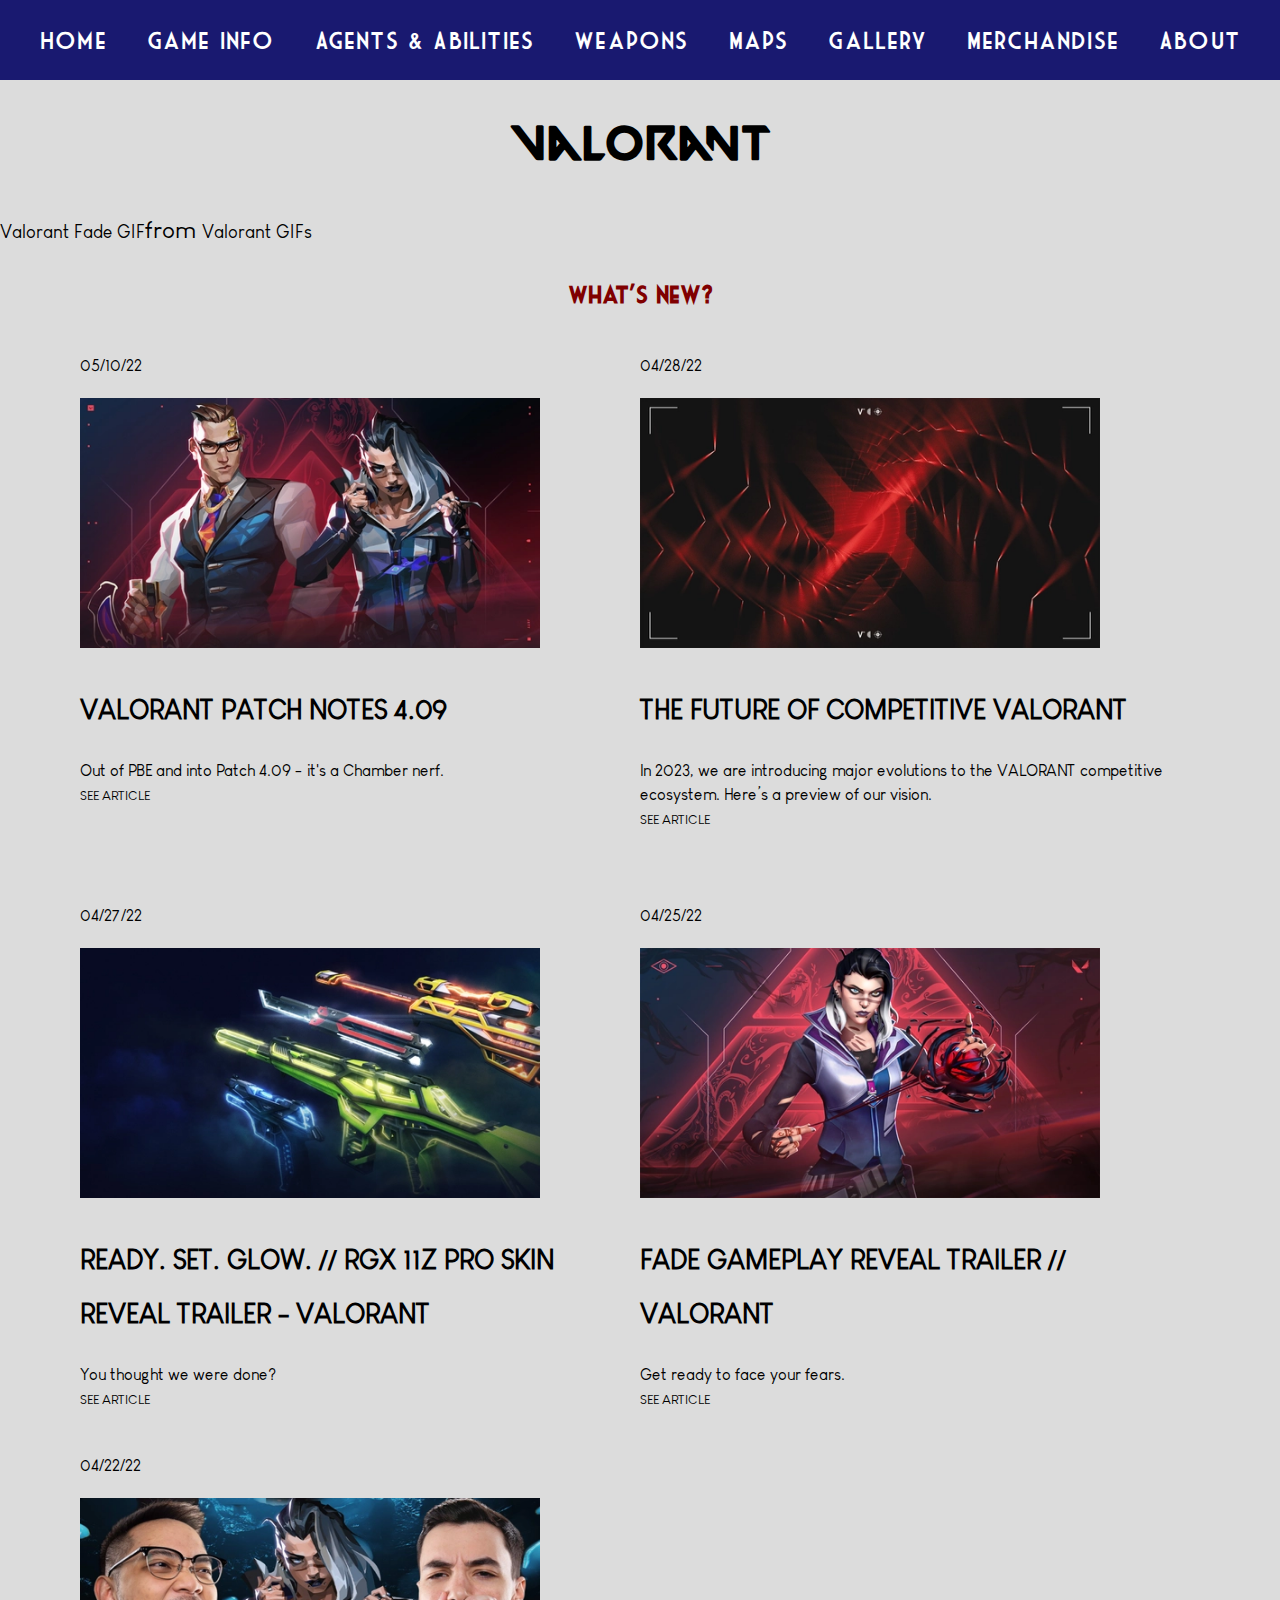
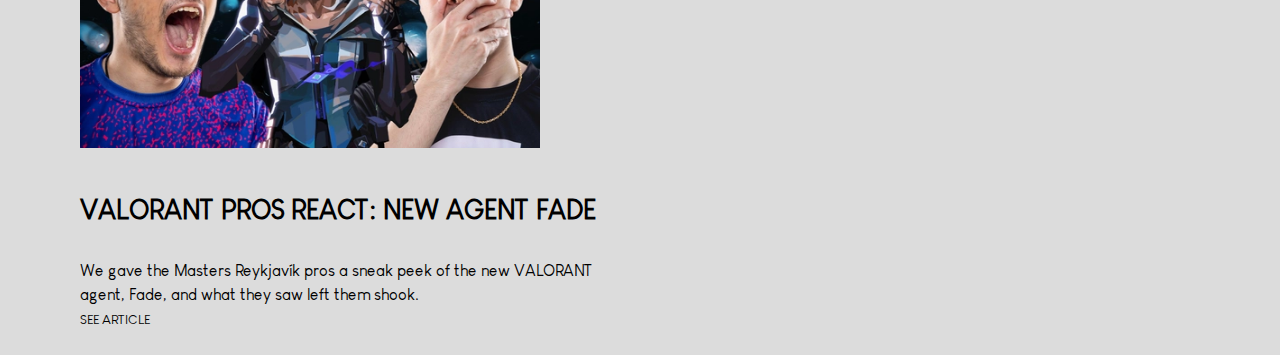
<file: index.html>
<!DOCTYPE HTML>
<html>
<!--Rorisang Manamela 21428574-->
    <head>
        <title>Home</title>
        <meta charset="UTF-8"/>
        <meta name="author" content="Rorisang Manamela"/>
        <link rel="icon" href="media/images/logo/logo.png" type="image/x-icon">
        <link rel="stylesheet" href="css/style.css" />
    </head>

    <body>
        <!---------- Navigation---------->
        <nav>
            <ul id="navigation">
                <li class="navigation"><a href="index.html" target="_blank">Home</a></li>
                <li class="navigation"><a href="gameinfo.html" target="_blank">Game Info</a></li>
                <li class="navigation"><a href="agents&abilities.html" target="_blank">Agents & Abilities</a></li>
                <li class="navigation"><a href="weapons.html" target="_blank">Weapons</a></li>
                <li class="navigation"><a href="maps.html" target="_blank">Maps</a></li>
                <li class="navigation"><a href="gallery.html" target="_blank">Gallery</a></li>
                <li class="navigation"><a href="merchandise.html" target="_blank">Merchandise</a></li>
                <li class="navigation"><a href="about.html" target="_blank">About</a></li>
            </ul>
        </nav>

        <!---------- Header---------->
        <header>
            <h1>Valorant</h1>
            <div>
                <div class="tenor-gif-embed" data-postid="25496607" data-share-method="host" data-aspect-ratio="2.37037" data-width="100%"><a href="https://tenor.com/view/valorant-fade-agent-animation-valorant-fade-gif-25496607">Valorant Fade GIF</a>from <a href="https://tenor.com/search/valorant-gifs">Valorant GIFs</a></div> <script type="text/javascript" async src="https://tenor.com/embed.js"></script>
            </div>
        </header>

         <!---------- Main Article---------->
        <article>
            <h1 class="news"> What's new? </h1>
                <div id="news">
               
                <!---------- Section---------->
                    <section class="newsitem">
                        <p> 05/10/22 </p>
                        <!-- Patch notes 4.09-->
                        <a href="https://playvalorant.com/en-us/news/game-updates/valorant-patch-notes-4-09/" target="_blank" class="news">
                            <img src="media/images/gallery/Chamb_Fade_1920x1080.jpg"
                                alt="Patch Notes 4.09"
                                width="460" height="250"/>
                            <h2> VALORANT PATCH NOTES 4.09</h2>
                                <p class="news"> 
                                    Out of PBE and into Patch 4.09 - it's a Chamber nerf.
                                    <br/>
                                    <small> SEE ARTICLE </small>
                                </p>
                        </a>
                    </section>

                <!---------- Section---------->
                    <section class="newsitem">
                        <p> 04/28/22 </p>
                        <!-- Future of Competitive-->
                        <a href="https://valorantesports.com/2023-format-reveal" target="_blank" class="news">
                            <img src="media/images/gallery/competitive.jpg"
                                alt="Future of Competitive Valorant"
                                width="460" height="250"/>
                            <h2> THE FUTURE OF COMPETITIVE VALORANT</h2>
                                <p class="news"> 
                                    In 2023, we are introducing major evolutions to the VALORANT competitive ecosystem. Here’s a preview of our vision.
                                    <br/>
                                    <small> SEE ARTICLE </small> 
                                </p>
                        </a>
                    </section>

                <!---------- Section---------->
                    <section class="newsitem">
                        <!-- New skins-->
                        <p> 04/27/22 </p>
                        <a href="https://www.youtube.com/watch?v=O3InzdUOhxs" target="_blank" class="news">
                            <img src="media/images/gallery/newrgxskins.jpg"
                                alt="New skins"
                                width="460" height="250"/>
                                <h2> READY. SET. GLOW. // RGX 11Z PRO SKIN REVEAL TRAILER - VALORANT</h2>
                                <p class="news"> 
                                    You thought we were done?
                                    <br/>
                                <small> SEE ARTICLE </small>
                                </p>
                            </a>
                    </section>

                <!---------- Section---------->
                    <section class="newsitem">
                        <!-- Fade Gameplay Reveal Trailer-->
                        <p> 04/25/22 </p>
                        <a href="https://www.youtube.com/watch?v=UMzKD73cs3c" target="_blank" class="news">
                            <img src="media/images/gallery/fadegameplay.jpg"
                                alt="Fade Gameplay Reveal Trailer"
                                width="460" height="250"/>
                                <h2> FADE GAMEPLAY REVEAL TRAILER // VALORANT</h2>
                                <p class="news"> 
                                    Get ready to face your fears.
                                    <br/>
                                    <small> SEE ARTICLE</small>
                                </p>
                        </a>
                    </section>

                <!---------- Section---------->
                    <section class="newsitem">
                        <!-- Valorant Pros React-->
                        <p> 04/22/22 </p>
                        <a href="https://www.youtube.com/watch?v=GSZ0OuvAVkw" target="_blank" class="news">
                            <img src="media/images/gallery/VCT22_Pros_React_Fade.jpg"
                            alt="Valorant Pros React"
                            width="460" height="250"/>
                            <h2> VALORANT PROS REACT: NEW AGENT FADE</h2>
                                <p class="news"> 
                                    We gave the Masters Reykjavík pros a sneak peek of the new VALORANT agent, Fade, and what they saw left them shook.
                                    <br/> 
                                    <small> SEE ARTICLE </small>
                                </p>
                        </a>
                    </section>

            </div>
        </article>
    </body>
</html>
</file>
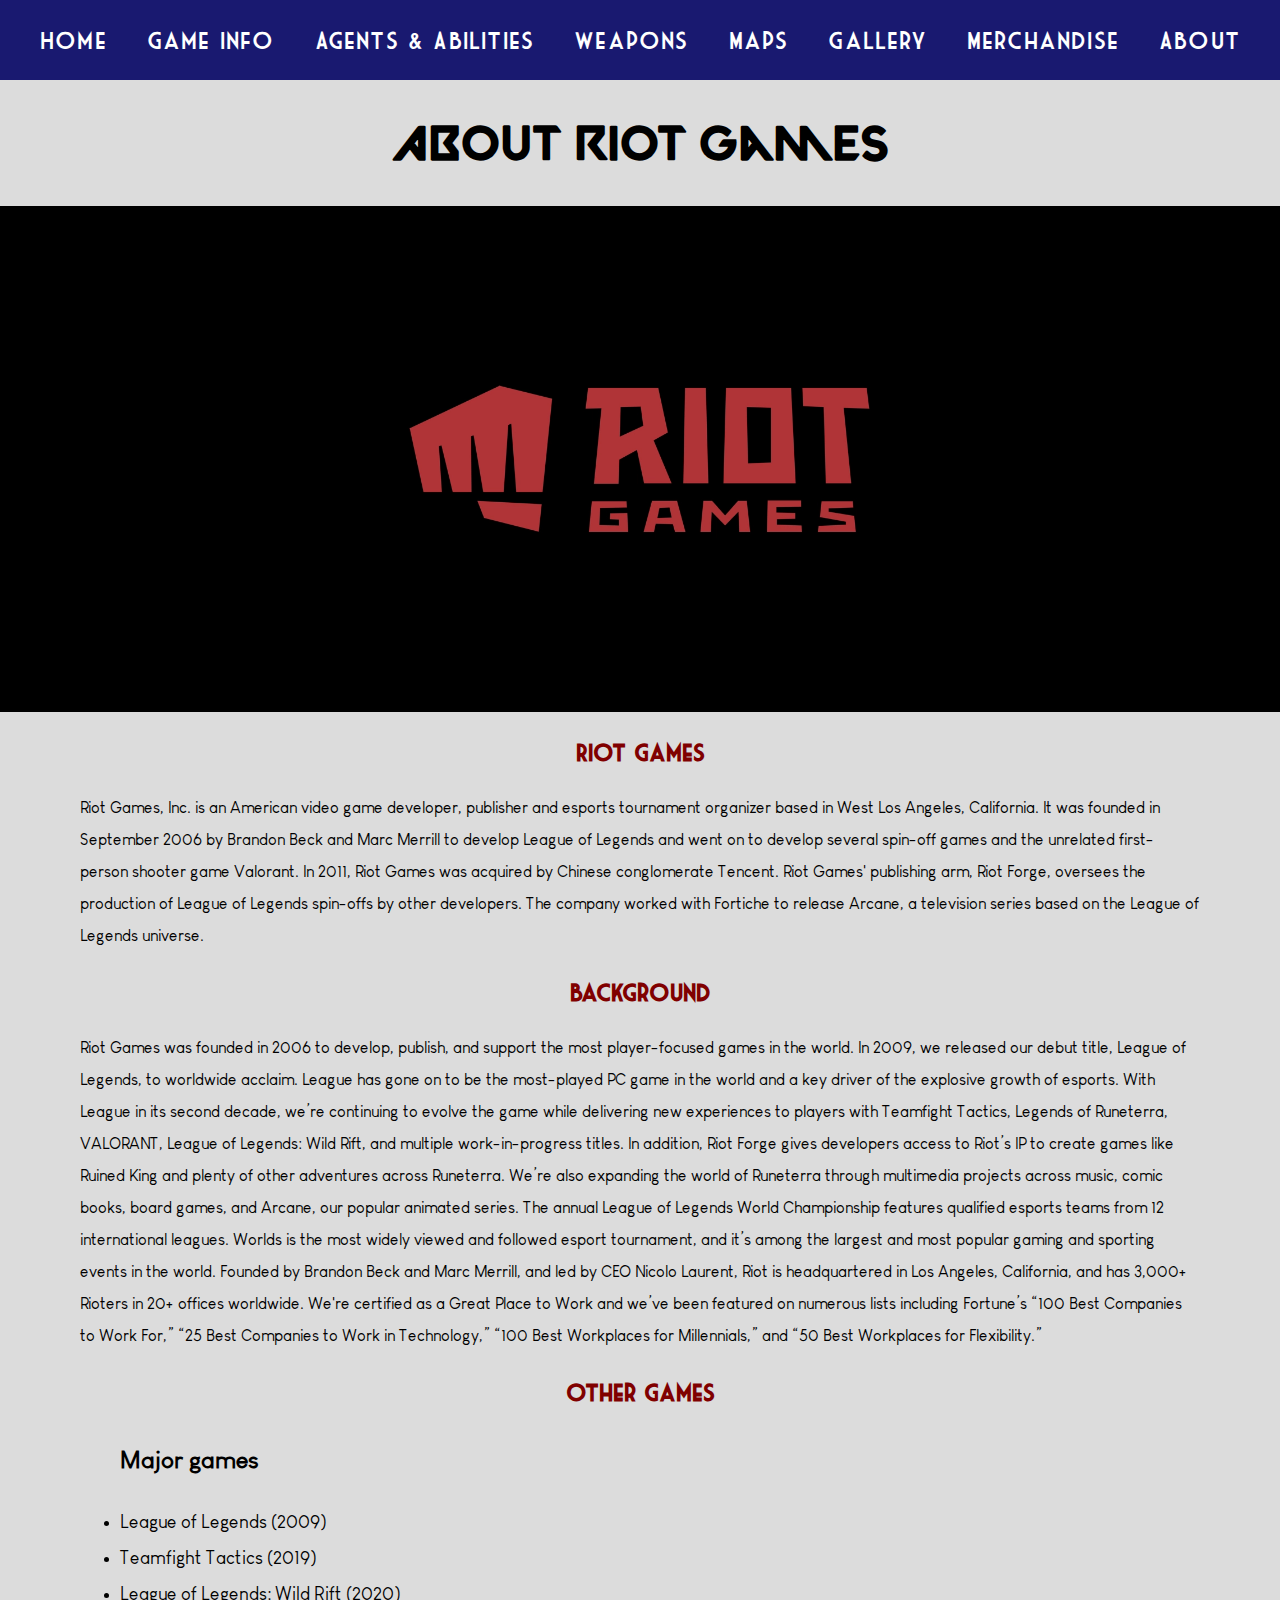
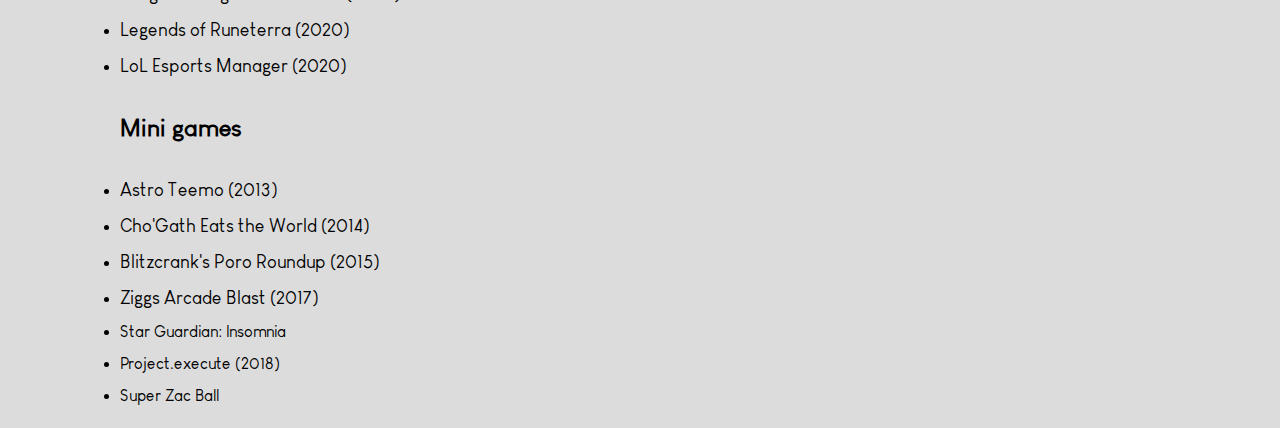
<file: about.html>
<!DOCTYPE HTML>
<html>
<!--Rorisang Manamela 21428574-->
    <head>
        <title>About Riot</title>
        <meta charset="UTF-8"/>
        <meta name="author" content="Rorisang Manamela"/>
        <link rel="icon" href="media/images/logo/logo.png" type="image/x-icon">
        <link rel="stylesheet" href="css/style.css" />
    </head>

    <body>
        <!---------- Navigation---------->
        <nav>
            <ul id="navigation">
                <li class="navigation"><a href="index.html" target="_blank">Home</a></li>
                <li class="navigation"><a href="gameinfo.html" target="_blank">Game Info</a></li>
                <li class="navigation"><a href="agents&abilities.html" target="_blank">Agents & Abilities</a></li>
                <li class="navigation"><a href="weapons.html" target="_blank">Weapons</a></li>
                <li class="navigation"><a href="maps.html" target="_blank">Maps</a></li>
                <li class="navigation"i><a href="gallery.html" target="_blank">Gallery</a></li>
                <li class="navigation"><a href="merchandise.html" target="_blank">Merchandise</a></li>
                <li class="navigation"><a href="about.html" target="_blank">About</a></li>
            </ul>
        </nav>

        <!---------- Header---------->
        <header>
            <h1>About Riot Games</h1>
            <div class="banner">
                <img src="media/images/background_images/Riot-Games.jpg"
                                alt="Banner wallpaper"
                                width=100%/>
            </div>
        </header>
        
        <!----------Article---------->
        <article>

            <!----------Section---------->
            <section>
                <h1>Riot Games</h1>
                <p>
                    Riot Games, Inc. is an American video game developer, publisher and esports tournament organizer based in West Los Angeles, California. It was founded in September 2006 by Brandon Beck and Marc Merrill to develop League of Legends and went on to develop several spin-off games and the unrelated first-person shooter game Valorant. In 2011, Riot Games was acquired by Chinese conglomerate Tencent. 
                    Riot Games' publishing arm, Riot Forge, oversees the production of League of Legends spin-offs by other developers. The company worked with Fortiche to release Arcane, a television series based on the League of Legends universe.
                </p>
            </section>

            <!----------Section---------->
            <section>
                <h1>Background</h1>
                <p>
                    Riot Games was founded in 2006 to develop, publish, and support the most player-focused games in the world. In 2009, we released our debut title, League of Legends, to worldwide acclaim. League has gone on to be the most-played PC game in the world and a key driver of the explosive growth of esports. 
                    
                    With League in its second decade, we’re continuing to evolve the game while delivering new experiences to players with Teamfight Tactics, Legends of Runeterra, VALORANT, League of Legends: Wild Rift, and multiple work-in-progress titles. In addition, Riot Forge gives developers access to Riot’s IP to create games like Ruined King and plenty of other adventures across Runeterra. We’re also expanding the world of Runeterra through multimedia projects across music, comic books, board games, and Arcane, our popular animated series.
                    
                    The annual League of Legends World Championship features qualified esports teams from 12 international leagues. Worlds is the most widely viewed and followed esport tournament, and it’s among the largest and most popular gaming and sporting events in the world. 
                    
                    Founded by Brandon Beck and Marc Merrill, and led by CEO Nicolo Laurent, Riot is headquartered in Los Angeles, California, and has 3,000+ Rioters in 20+ offices worldwide. We're certified as a Great Place to Work and we’ve been featured on numerous lists including Fortune’s “100 Best Companies to Work For,” “25 Best Companies to Work in Technology,” “100 Best Workplaces for Millennials,” and “50 Best Workplaces for Flexibility.”
                </p>
            </section>

            <!----------Section---------->
            <section>
                <h1>Other Games</h1>
                <ul id="othergames">
                    <h2> Major games </h2>
                    <li class="othergame"><a href="https://leagueoflegends.com/" target="_blank">League of Legends (2009)</a></li>
                    <li class="othergame"><a href="https://teamfighttactics.leagueoflegends.com/" target="_blank">Teamfight Tactics (2019)</a></li>
                    <li class="othergame"><a href="https://wildrift.leagueoflegends.com/" target="_blank">League of Legends: Wild Rift (2020)</a></li>
                    <li class="othergame"><a href="https://playruneterra.com/" target="_blank">Legends of Runeterra (2020)</a></li>
                    <li class="othergame"><a href="https://afkgaming.com/esports/news/riot-games-showcases-lol-esports-manager-game#:~:text=The%20game%20is%20similar%20to,them%20for%20matches%2C%20and%20more." target="_blank">LoL Esports Manager (2020)</a></li>

                    <h2> Mini games </h2>
                    <li class="othergame"><a href="https://leagueoflegends.fandom.com/wiki/Astro_Teemo" target="_blank">Astro Teemo (2013)</a></li>
                    <li class="othergame"><a href="https://leagueoflegends.fandom.com/wiki/Cho%27Gath_Eats_the_World" target="_blank">Cho'Gath Eats the World (2014)</a></li>
                    <li class="othergame"><a href="https://leagueoflegends.fandom.com/wiki/Blitzcrank%27s_Poro_Roundup" target="_blank">Blitzcrank's Poro Roundup (2015)</a></li>
                    <li class="othergame"><a href="https://www.riftherald.com/2017/8/18/16171166/riot-2d-platformer-lol-ziggs-arcade-blast-download" target="_blank">Ziggs Arcade Blast (2017)</a></li>
                    <li class="othergame">Star Guardian: Insomnia</li>
                    <li class="othergame">Project.execute (2018)</li>
                    <li class="othergame">Super Zac Ball</li>

                </ul>
            </section>
        </article>

    </body>

</html>
</file>
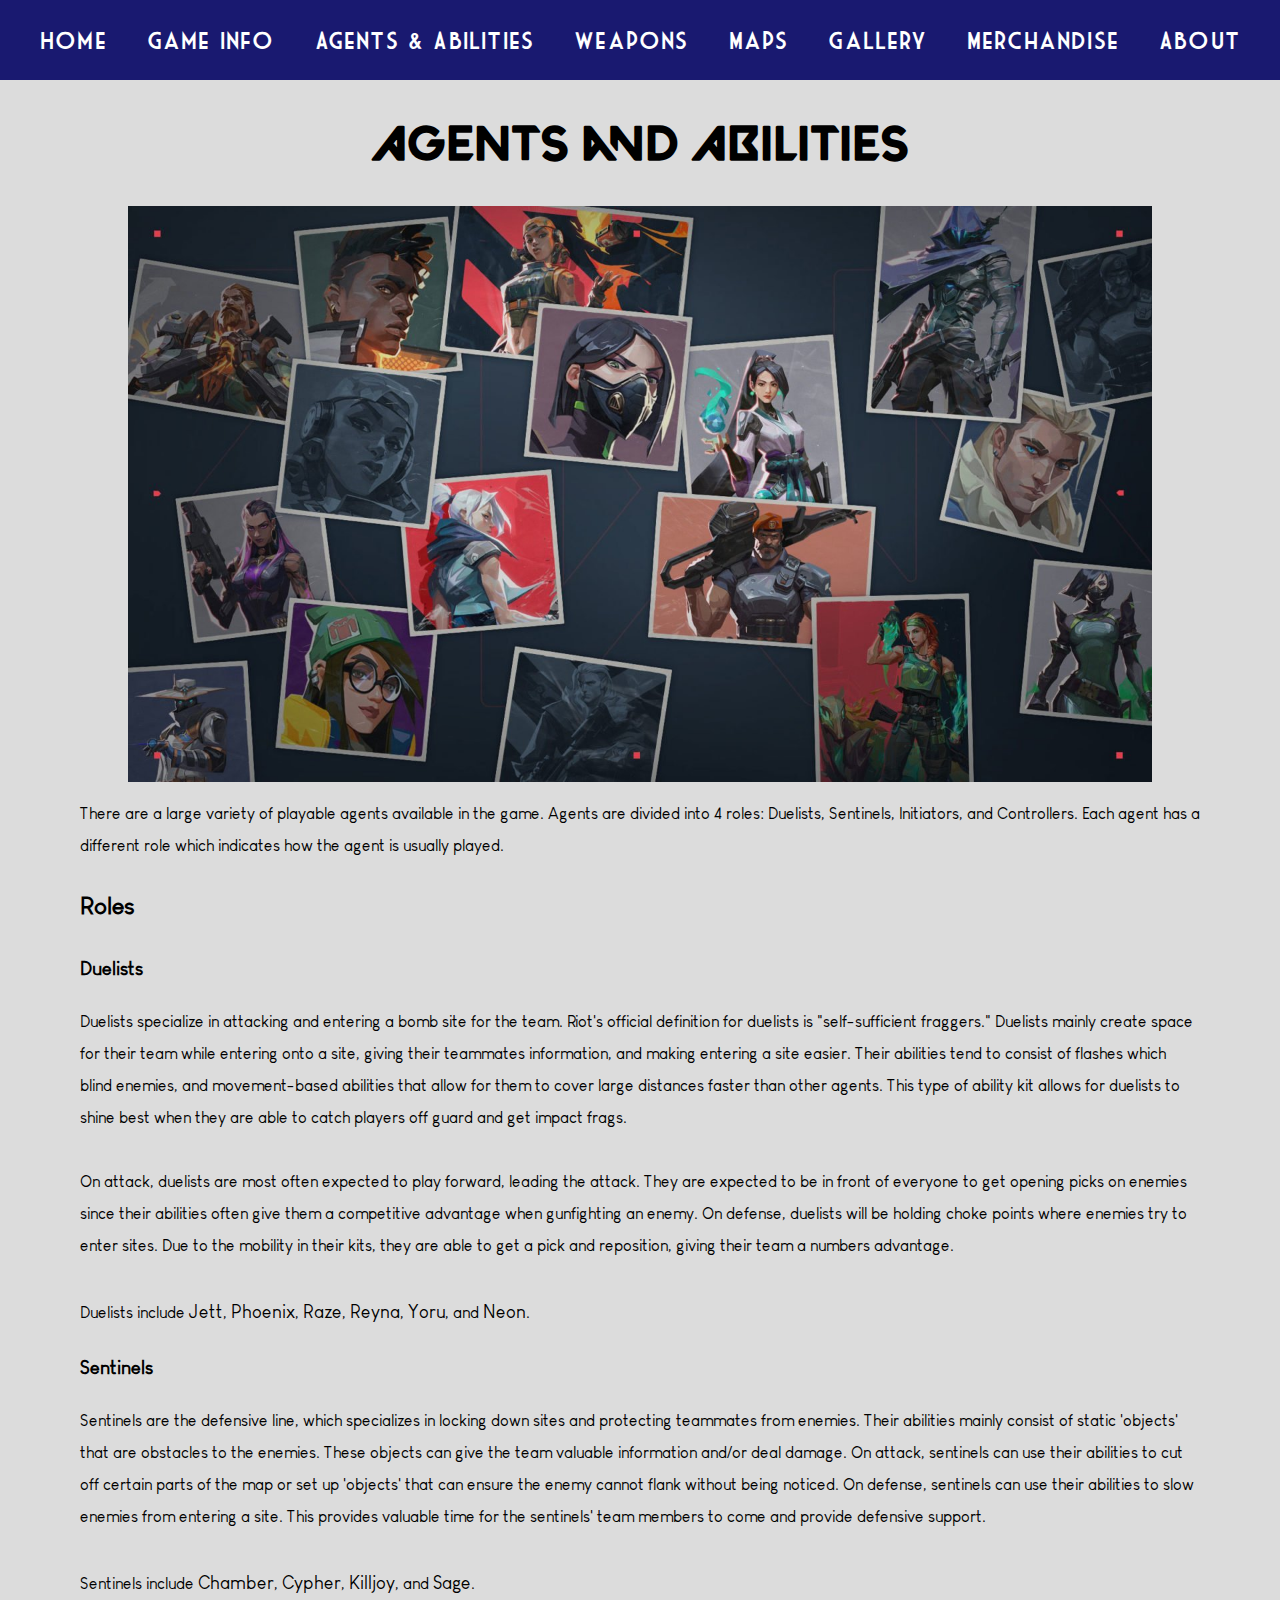
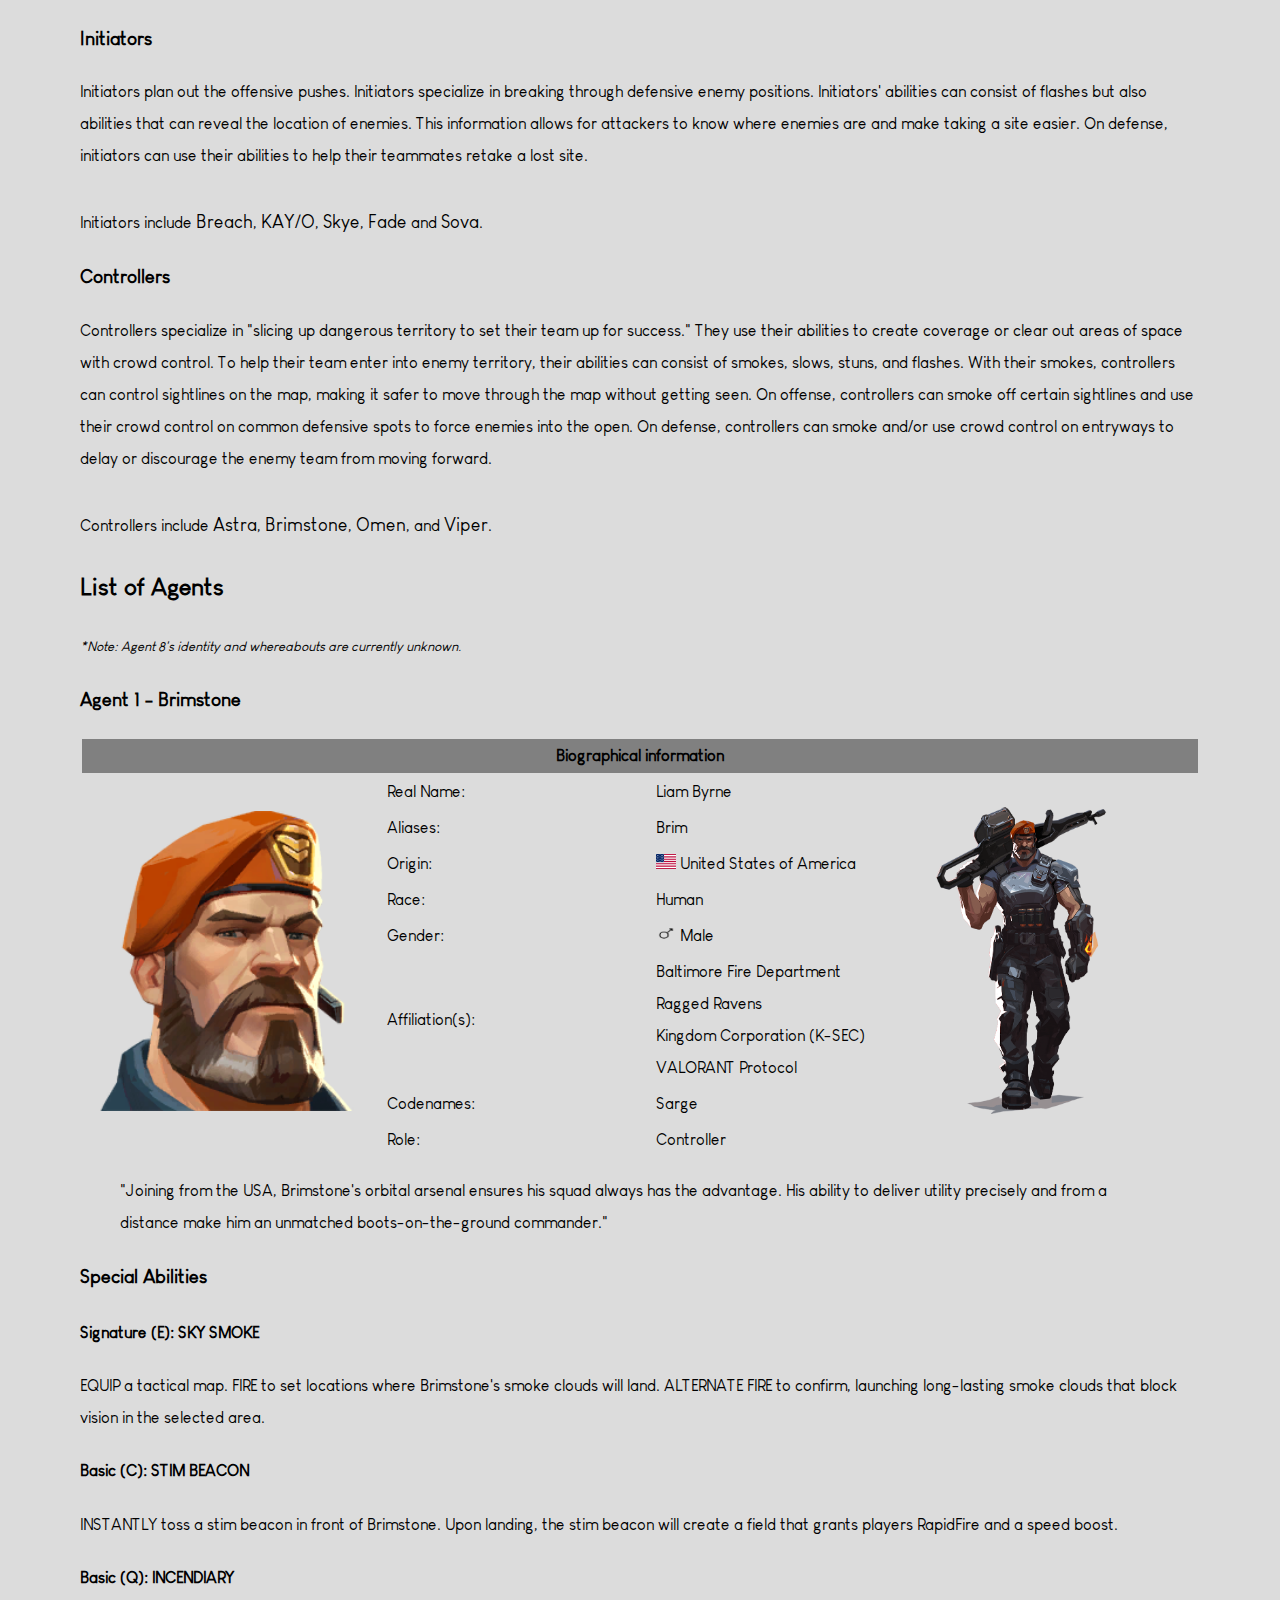
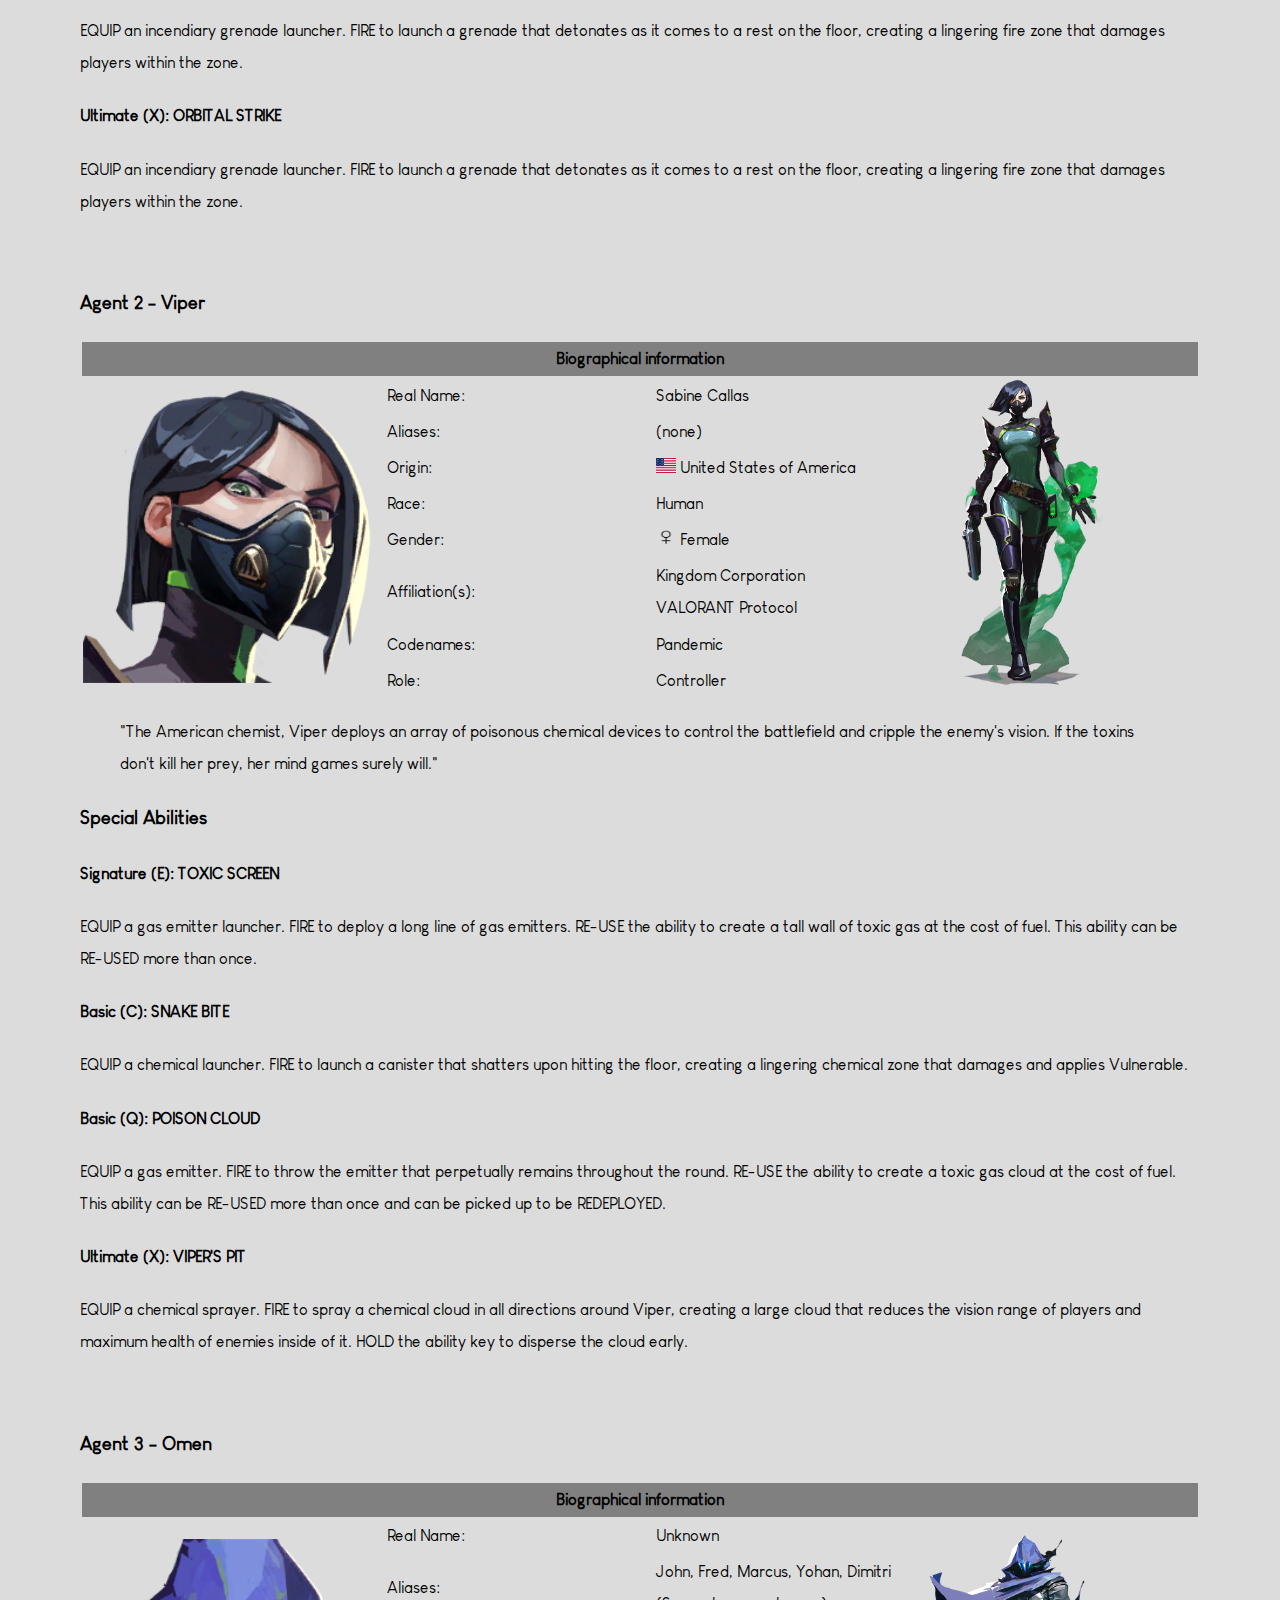
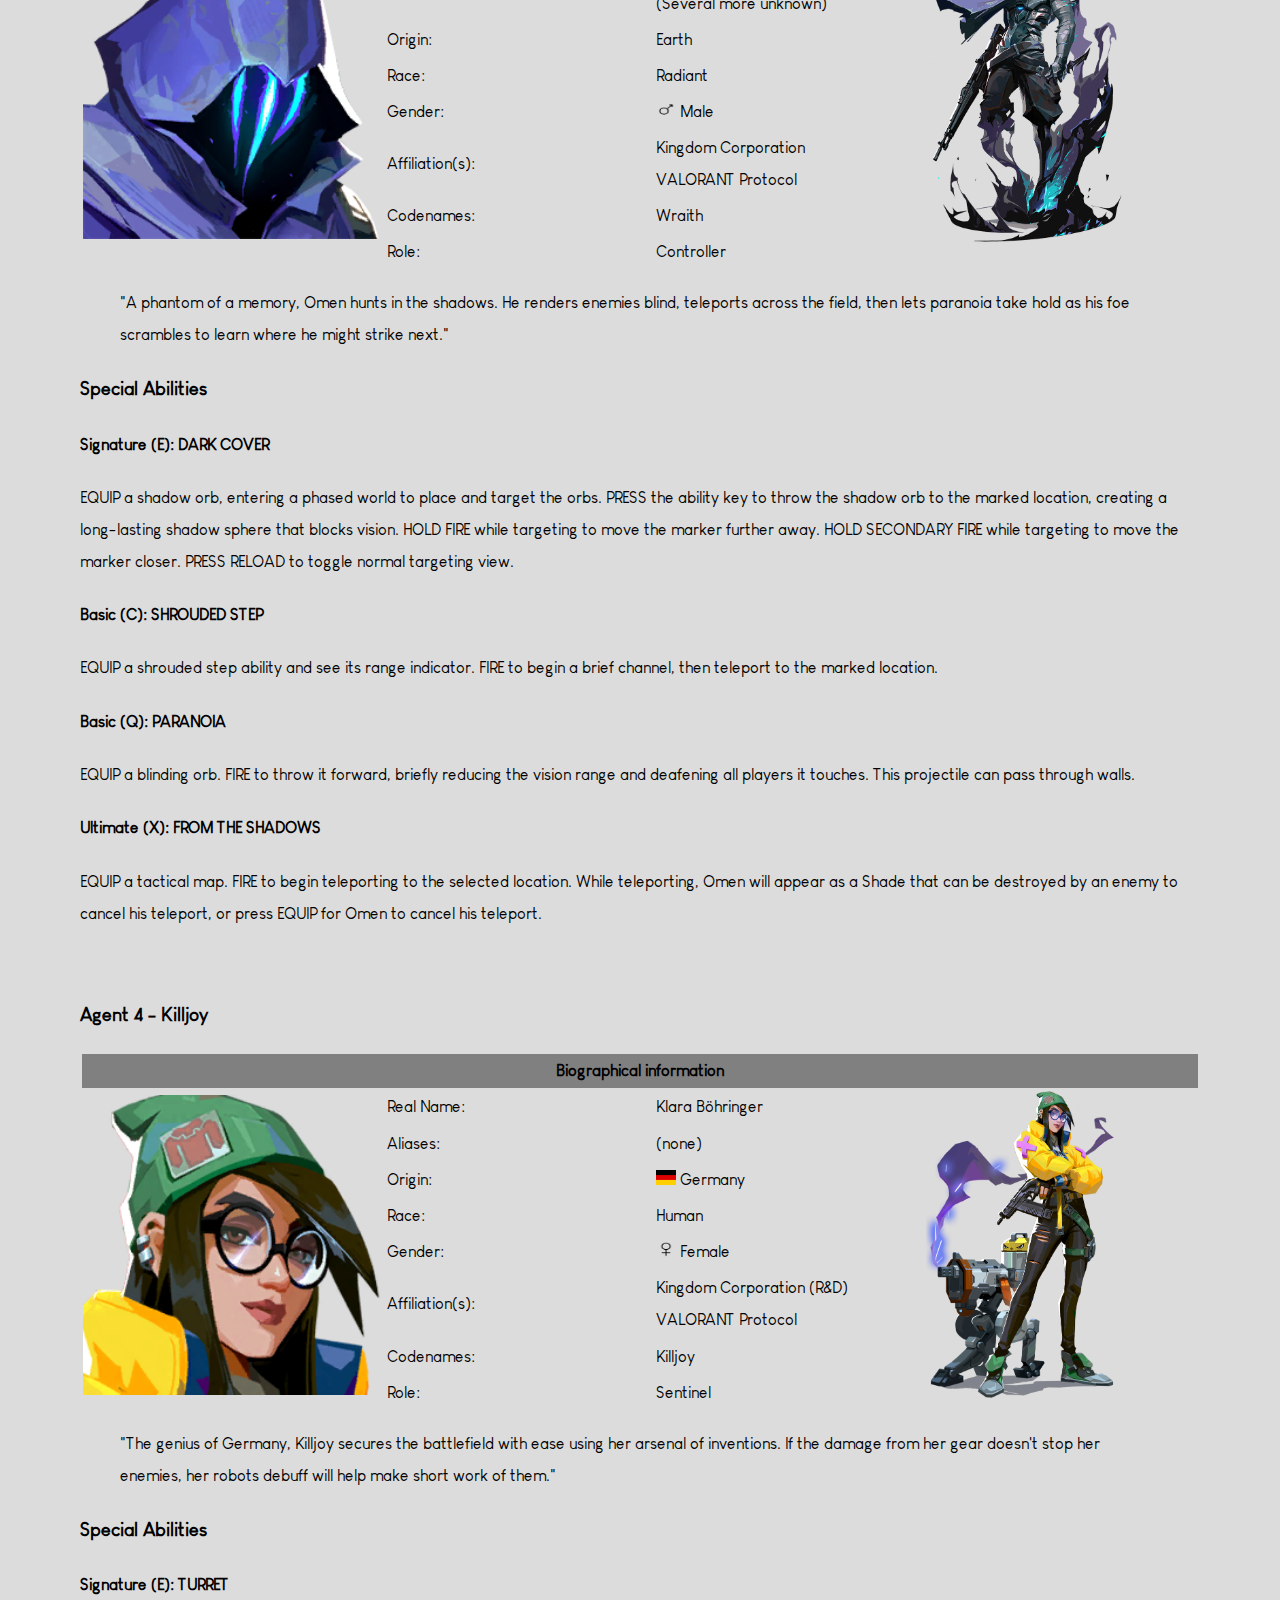
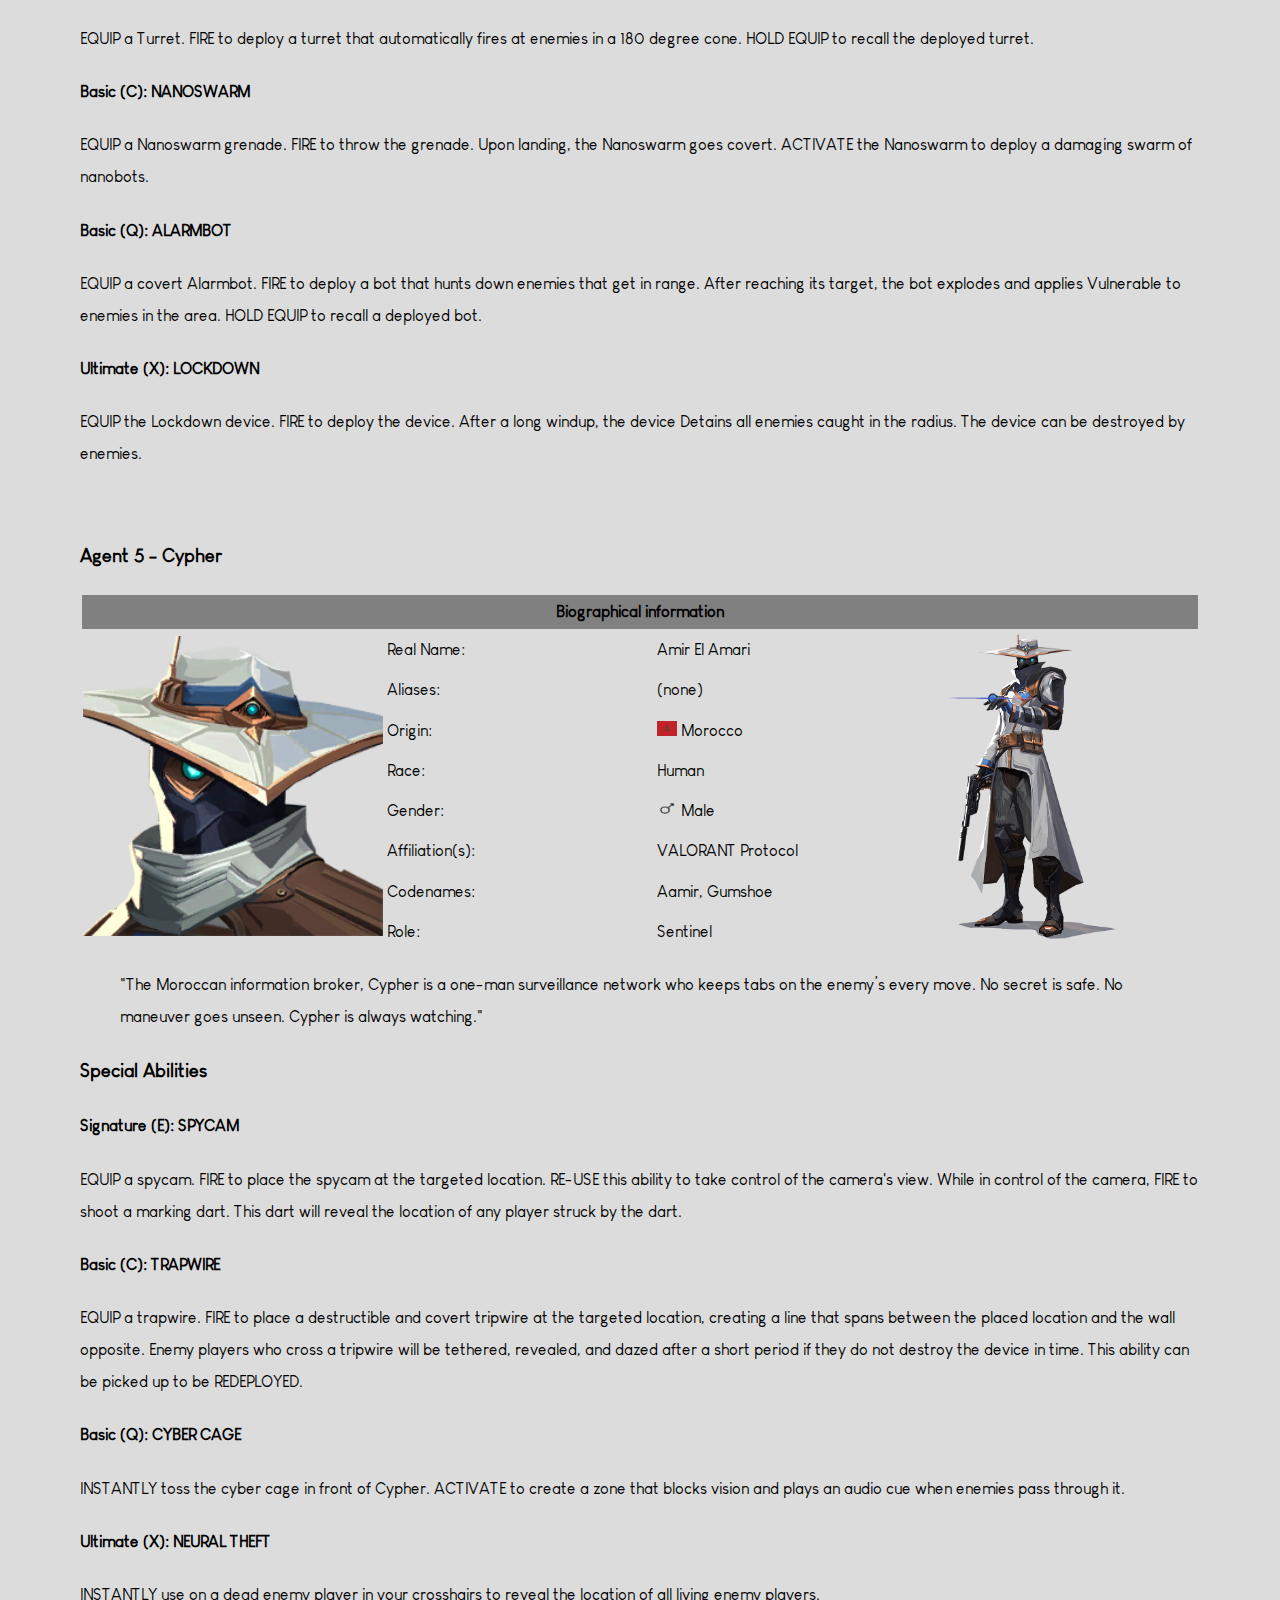
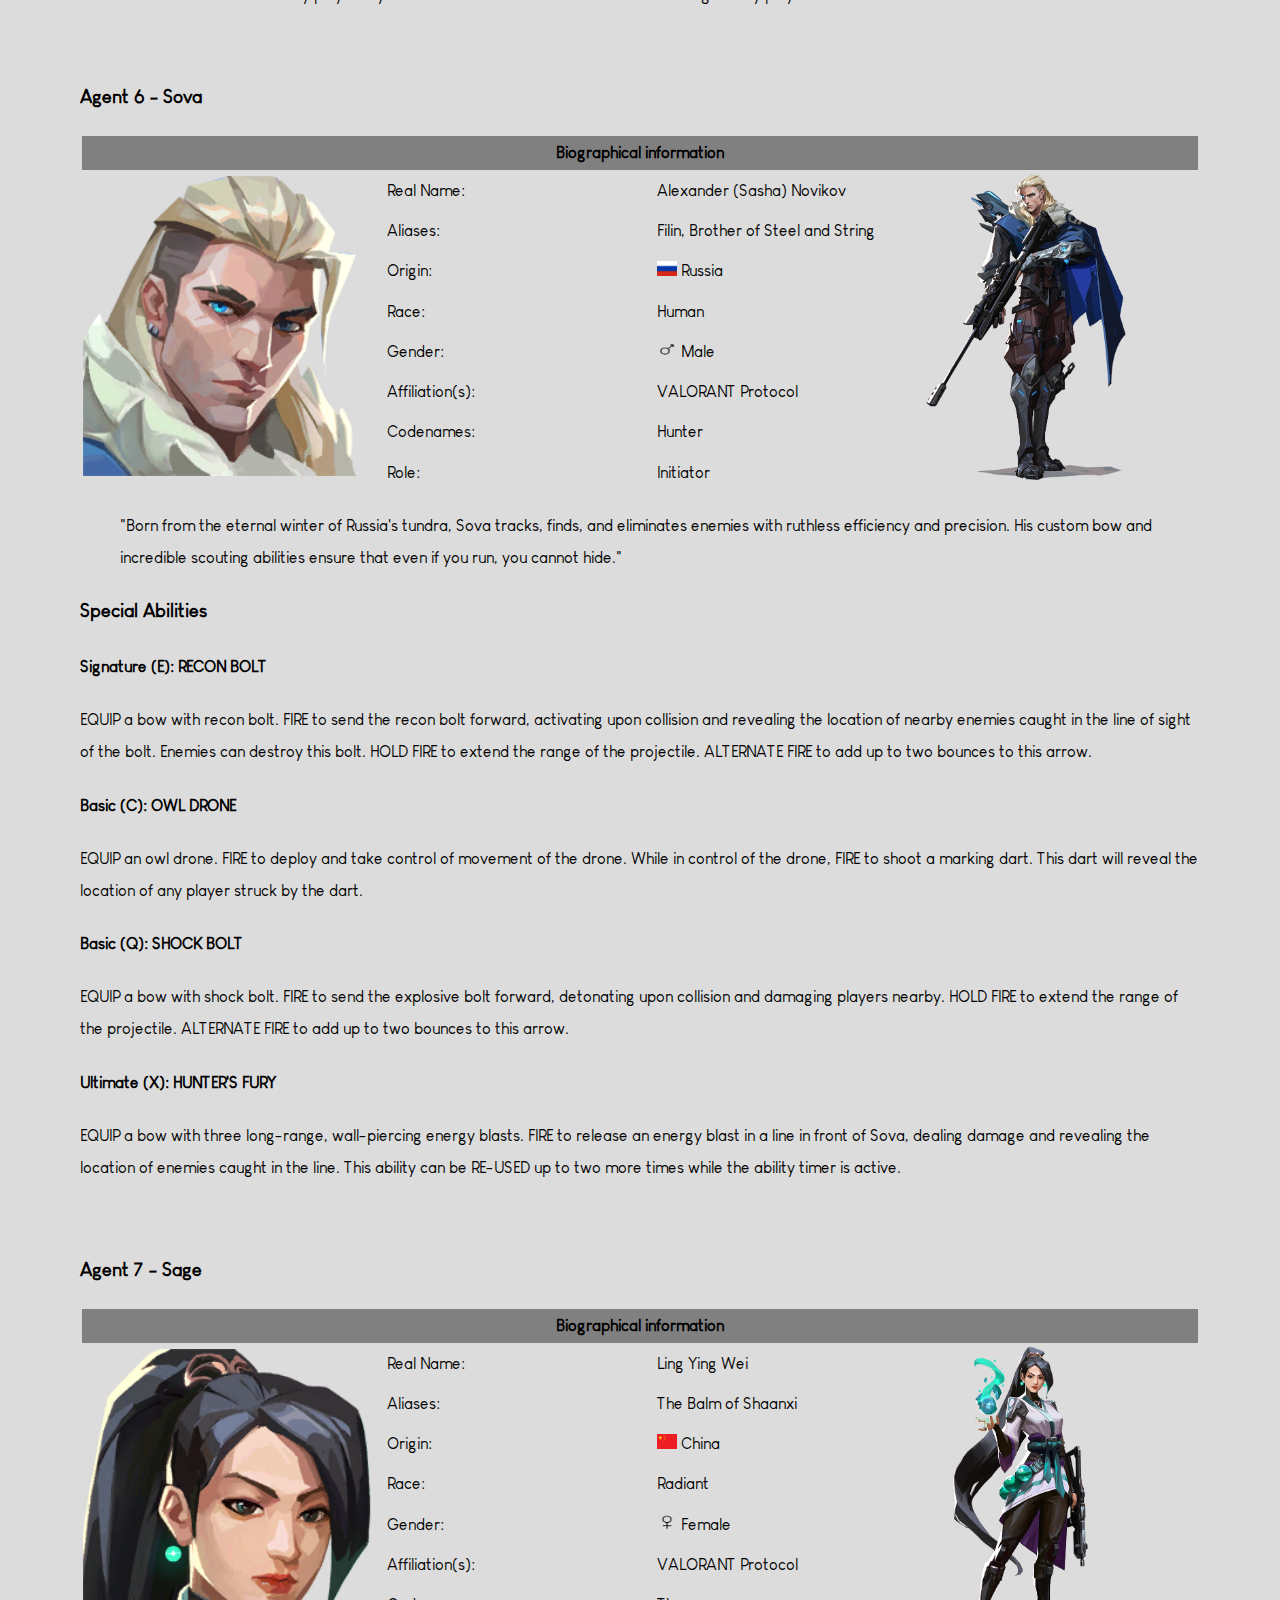
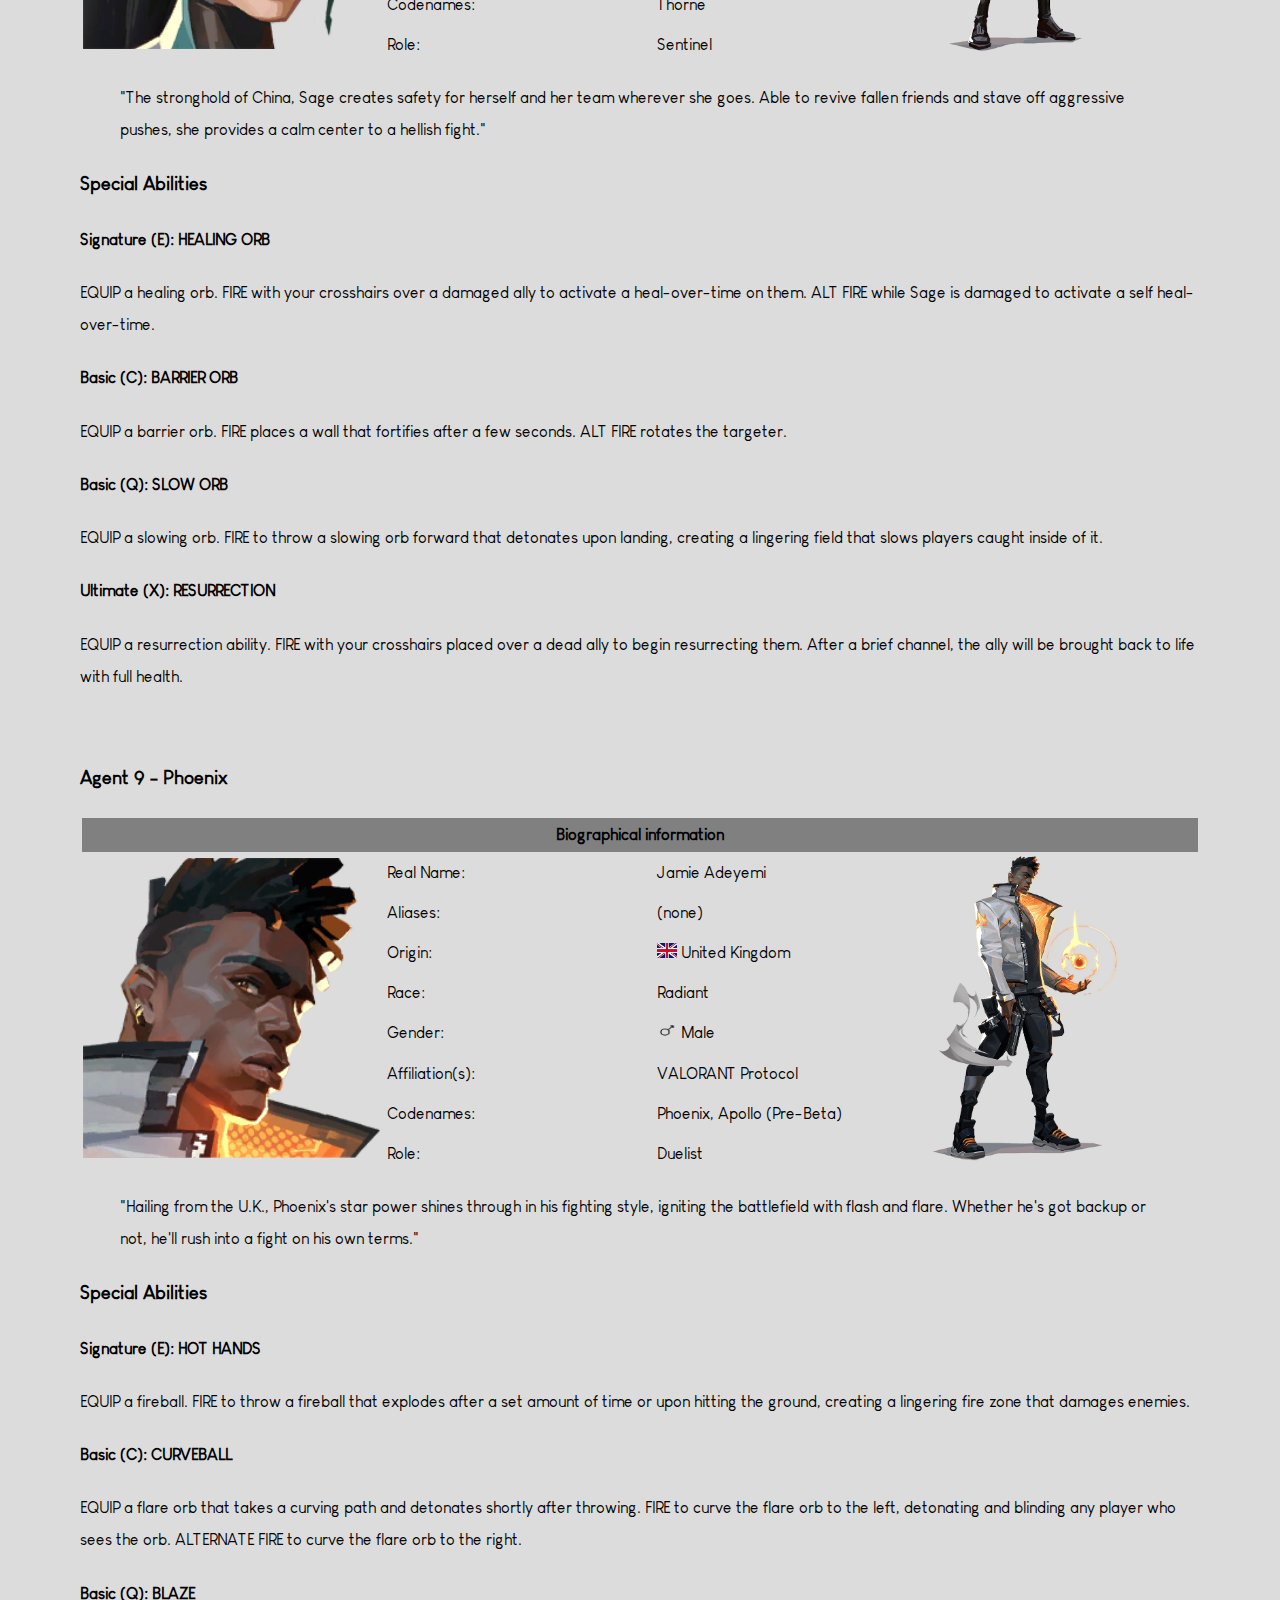
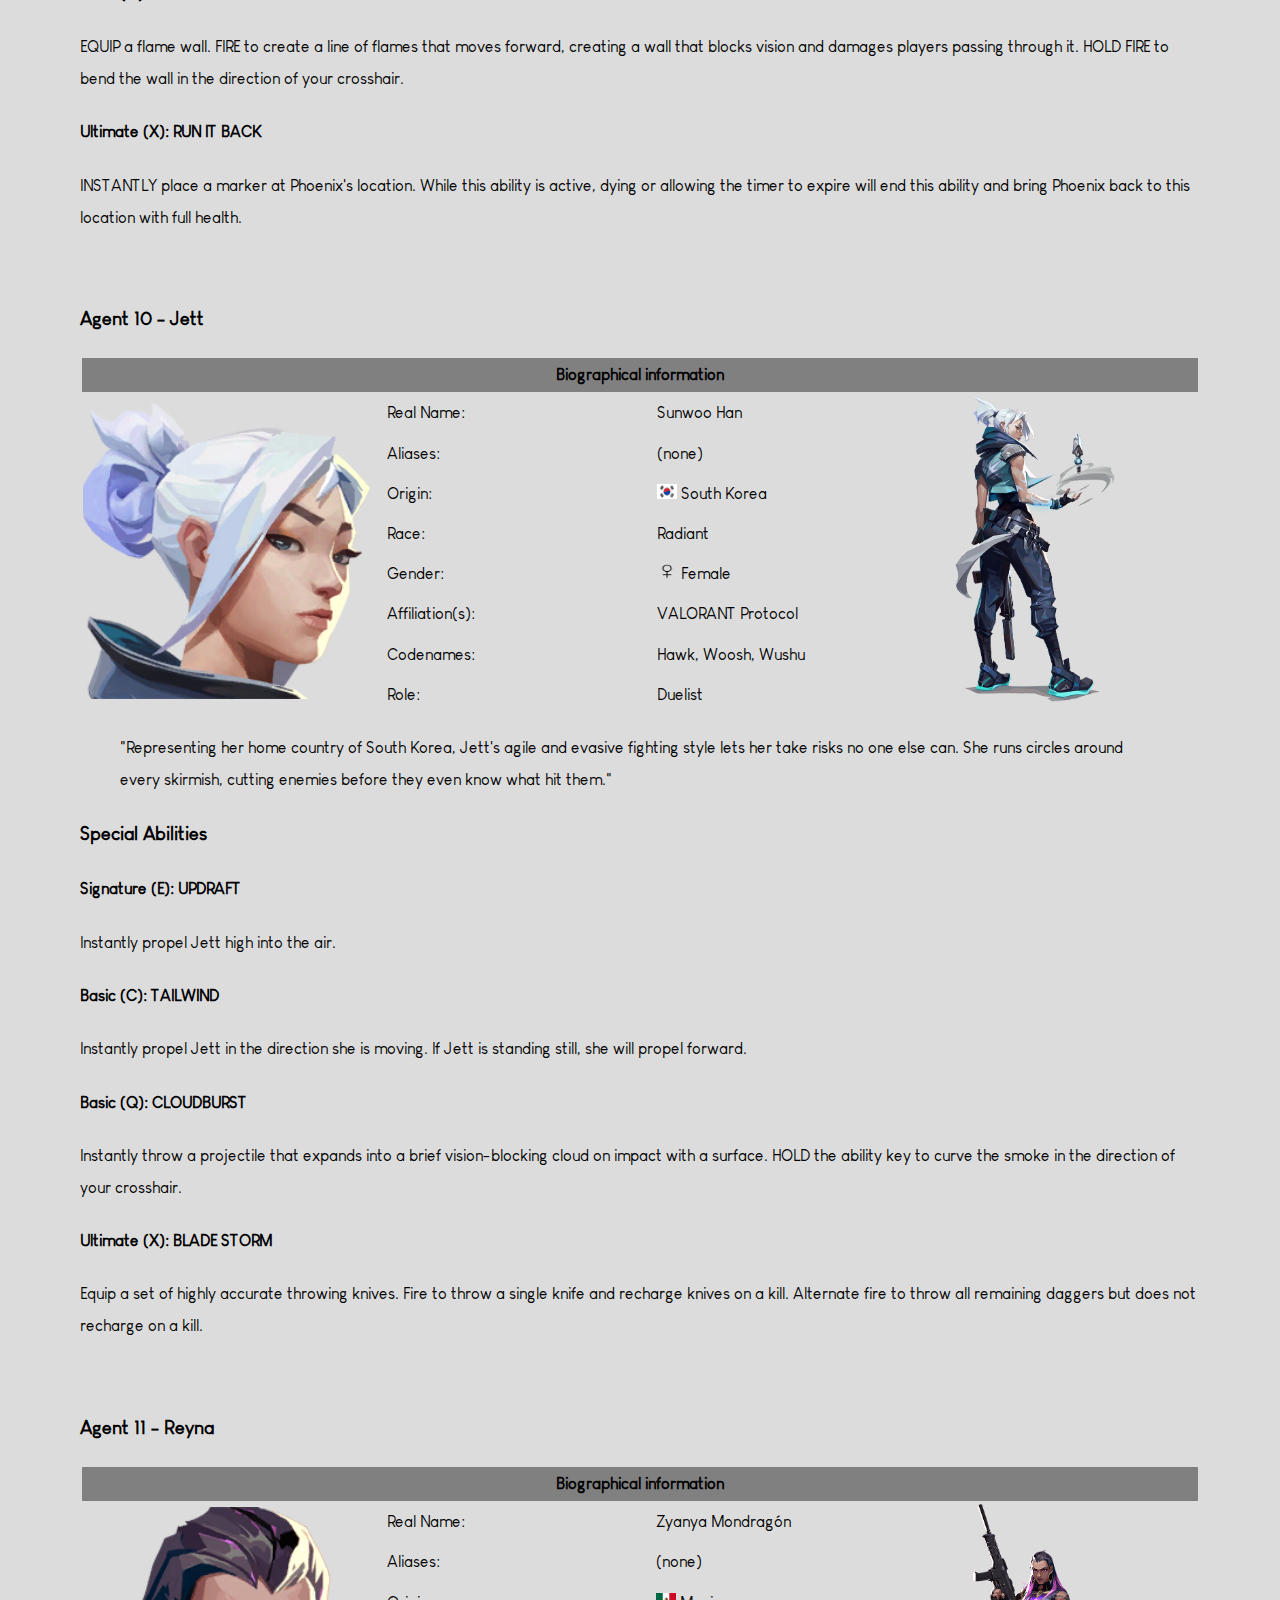
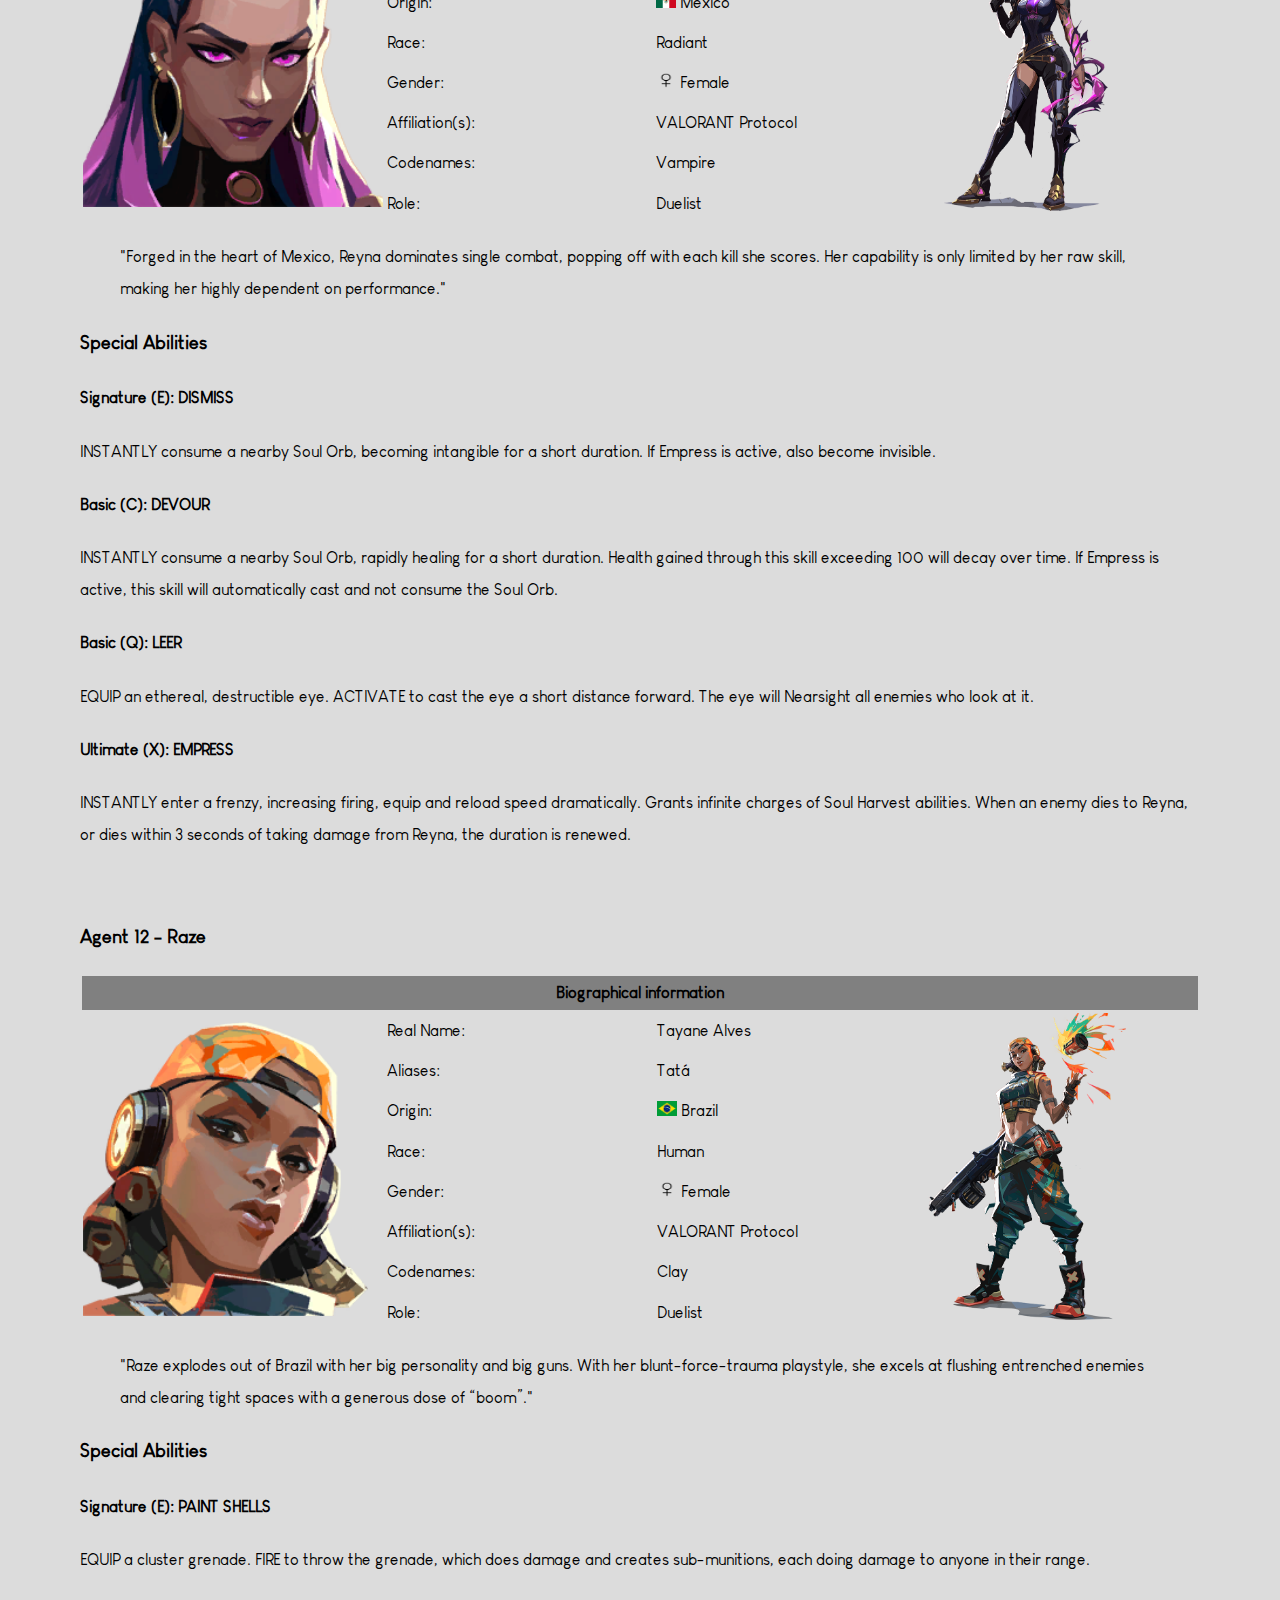
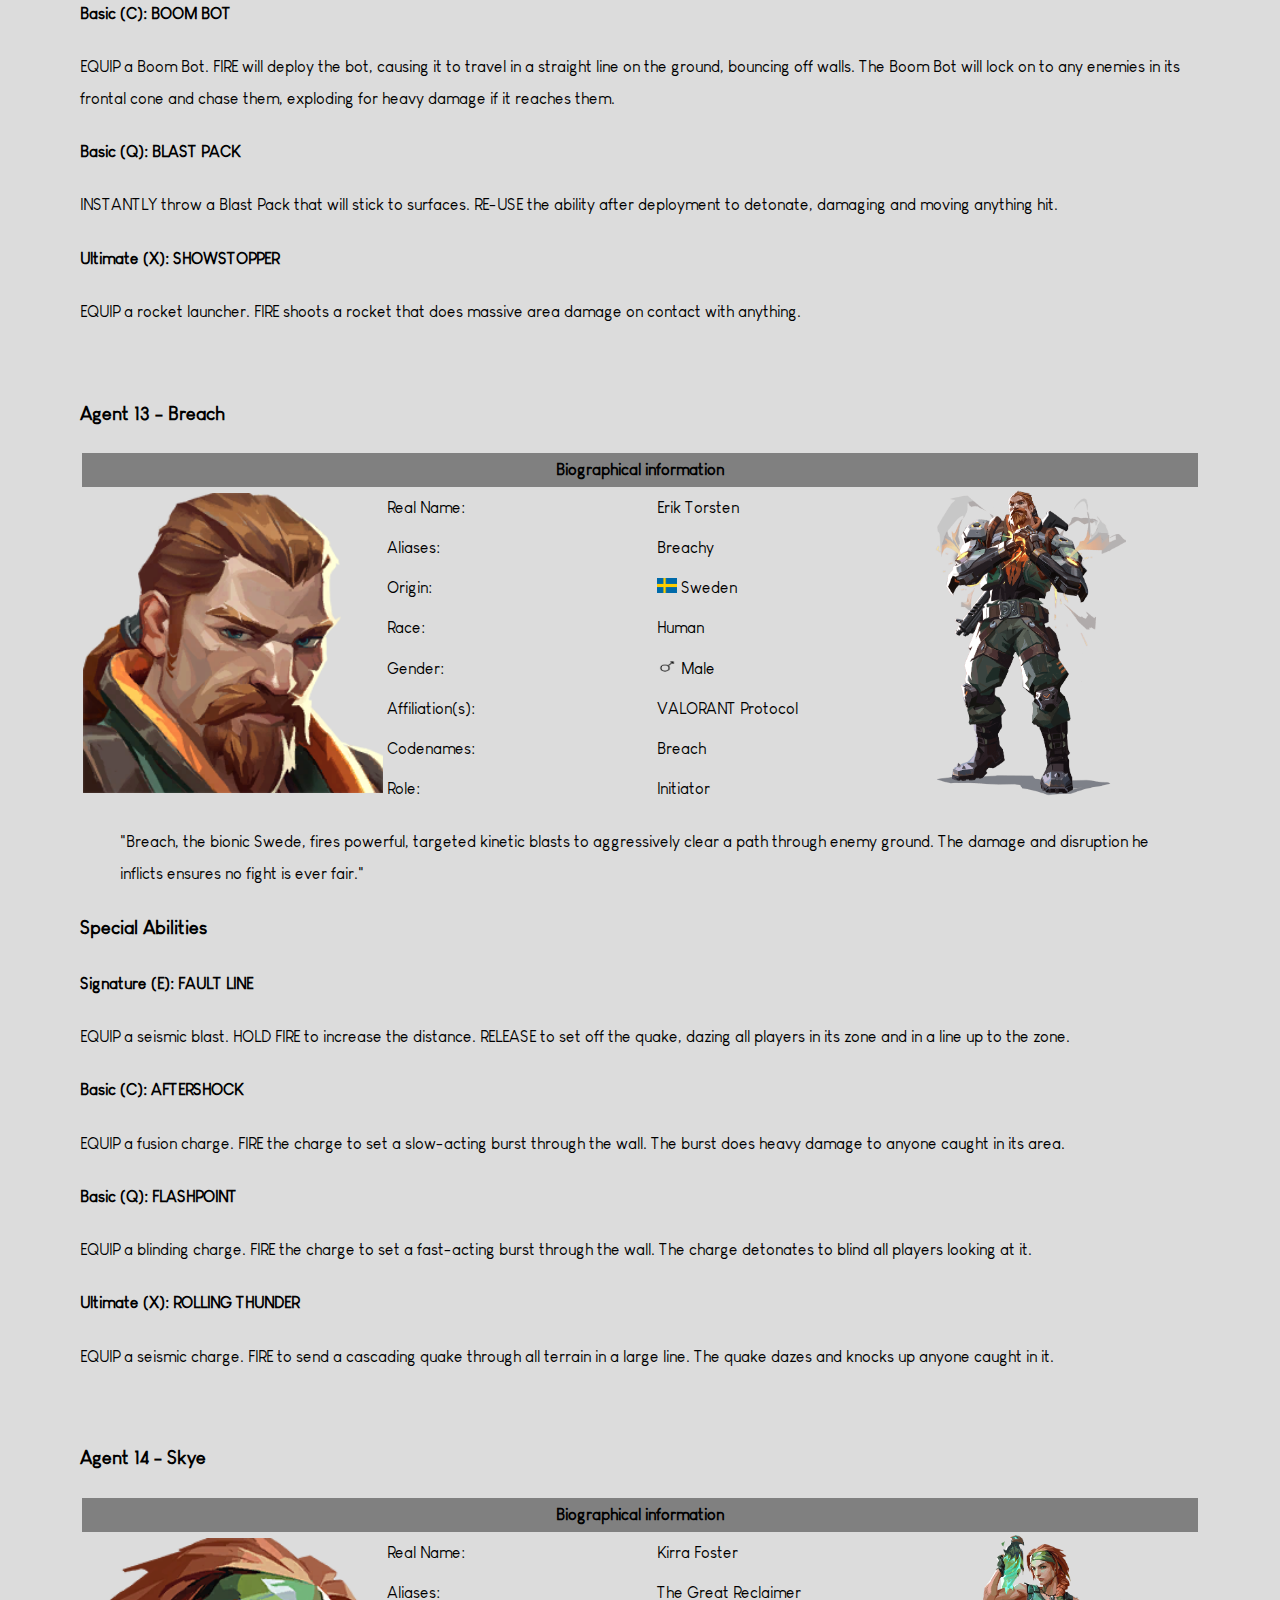
<file: agents&abilities.html>
<!DOCTYPE HTML>
<html>
<!--Rorisang Manamela 21428574-->
    <head>
        <title>Agents & Abilities</title>
        <meta charset="UTF-8"/>
        <meta name="author" content="Rorisang Manamela"/>
        <link rel="icon" href="media/images/logo/logo.png" type="image/x-icon">
        <link rel="stylesheet" href="css/style.css" />
    </head>

    <body id="agentbody">
        <!---------- Navigation---------->
        <nav>
            <ul id="navigation">
                <li class="navigation"><a href="index.html" target="_blank">Home</a></li>
                <li class="navigation"><a href="gameinfo.html" target="_blank">Game Info</a></li>
                <li class="navigation"><a href="agents&abilities.html" target="_blank">Agents & Abilities</a></li>
                <li class="navigation"><a href="weapons.html" target="_blank">Weapons</a></li>
                <li class="navigation"><a href="maps.html" target="_blank">Maps</a></li>
                <li class="navigation"><a href="gallery.html" target="_blank">Gallery</a></li>
                <li class="navigation"><a href="merchandise.html" target="_blank">Merchandise</a></li>
                <li class="navigation"><a href="about.html" target="_blank">About</a></li>
            </ul>
        </nav>

        <!----------Header---------->
        <header>
            <h1>Agents and Abilities</h1>
            <div class="banner">
                <img src="media/images/agents/agent_images.jpg"
                                alt="Banner wallpaper"
                                width=80%/>
            </div>
        </header>
        
        <!----------Article---------->
        <article>

            <!----------Section---------->
            <section>
                <p>
                    There are a large variety of playable agents available in the game. 
                    Agents are divided into 4 roles: Duelists, Sentinels, Initiators, and Controllers. 
                    Each agent has a different role which indicates how the agent is usually played.
                </p>
            </section>

            <!----------Section---------->
            <section>
                <h2>Roles</h2>

                <!----------Section---------->
                <section>
                    <h3>Duelists</h3>
                    <p>
                        Duelists specialize in attacking and entering a bomb site for the team. Riot's official definition for duelists is "self-sufficient fraggers."
                        Duelists mainly create space for their team while entering onto a site, giving their teammates information, and making entering a site easier. 
                        Their abilities tend to consist of flashes which blind enemies, and movement-based abilities that allow for them to cover large distances faster than other agents. 
                        This type of ability kit allows for duelists to shine best when they are able to catch players off guard and get impact frags.
                        <br/></br/>
                        On attack, duelists are most often expected to play forward, leading the attack. They are expected to be in front of everyone to get opening picks on enemies since their abilities often give them a competitive advantage when gunfighting an enemy.
                        On defense, duelists will be holding choke points where enemies try to enter sites. Due to the mobility in their kits, they are able to get a pick and reposition, giving their team a numbers advantage.
                        <br/><br/>
                        Duelists include <a href="#jett">Jett</a>, <a href="#phoenix">Phoenix</a>, <a href="#raze">Raze</a>, <a href="#reyna">Reyna</a>, <a href="#yoru">Yoru</a>, and <a href="#neon">Neon</a>.
                    </p>
                </section>

                <!----------Section---------->
                <section>
                    <h3>Sentinels</h3>
                    <p>
                        Sentinels are the defensive line, which specializes in locking down sites and protecting teammates from enemies. Their abilities mainly consist of static 'objects' that are obstacles to the enemies. These objects can give the team valuable information and/or deal damage.
                        On attack, sentinels can use their abilities to cut off certain parts of the map or set up 'objects' that can ensure the enemy cannot flank without being noticed.
                        On defense, sentinels can use their abilities to slow enemies from entering a site. This provides valuable time for the sentinels' team members to come and provide defensive support.
                        <br/><br/>
                        Sentinels include <a href="#chamber">Chamber</a>, <a href="#cypher">Cypher</a>, <a href="#KJ">Killjoy</a>, and <a href="#sage">Sage</a>.
                    </p>
                </section>

                <!----------Section---------->
                <section>
                    <h3>Initiators</h3>
                    <p>
                        Initiators plan out the offensive pushes. Initiators specialize in breaking through defensive enemy positions. Initiators' abilities can consist of flashes but also abilities that can reveal the location of enemies. 
                        This information allows for attackers to know where enemies are and make taking a site easier.
                        On defense, initiators can use their abilities to help their teammates retake a lost site.
                        <br/><br/>
                        Initiators include <a href="#breach">Breach</a>, <a href="#kayo">KAY/O</a>, <a href="#skye">Skye</a>, <a href="#fade">Fade</a> and <a href="#sova">Sova</a>.
                    </p>
                </section>

                <!----------Section---------->
                <section>
                    <h3>Controllers</h3>
                    <p>
                        Controllers specialize in "slicing up dangerous territory to set their team up for success." They use their abilities to create coverage or clear out areas of space with crowd control.
                        To help their team enter into enemy territory, their abilities can consist of smokes, slows, stuns, and flashes. With their smokes, controllers can control sightlines on the map, making it safer to move through the map without getting seen.
                        On offense, controllers can smoke off certain sightlines and use their crowd control on common defensive spots to force enemies into the open.
                        On defense, controllers can smoke and/or use crowd control on entryways to delay or discourage the enemy team from moving forward.
                        <br/><br/>
                        Controllers include <a href="#astra">Astra</a>, <a href="#brim">Brimstone</a>, <a href="#omen">Omen</a>, and <a href="#viper">Viper</a>.
                    </p>
                </section>

                <!----------Section---------->
                    <section>
                    <h2>List of Agents</h2>
                    <!-- Agent List-->

                    <p> <small><i>*Note: Agent 8's identity and whereabouts are currently unknown.</i></small></p>

                    <div>
                        <!--Brimstone-->
                        <h3 id="brim">Agent 1 - Brimstone</h3>
                            <table class="team">
                                <tr>
                                    <th scope="col" colspan="4">Biographical information</th>
                                </tr>
                                <tr>
                                    <td rowspan="8">
                                        <img src="media/images/agents/brimstone/brimmy.png"
                                                    alt="Brimstone"
                                                    width="300" id="photo"/>
                                    </td>
                                    <td>Real Name:</td>
                                    <td>Liam Byrne</td>
                                    <td rowspan="8">
                                        <img src="media/images/agents/brimstone/brimstone.png"
                                    alt="Brimstone from Valorant"
                                    width="200"/>
                                    </td>
                                </tr>
                                <tr>
                                    <td>Aliases:</td>
                                    <td>Brim</td>
                                </tr>
                                <tr>
                                    <td>Origin:</td>
                                    <td>
                                        <img src="media/images/agents/brimstone/USA.png"
                                                alt="United States of America Flag"
                                                width="20" height="15"/>
                                        United States of America
                                    </td>
                                </tr>
                                <tr>
                                    <td>Race:</td>
                                    <td>Human</td>
                                </tr>
                                <tr>
                                    <td>Gender:</td>
                                        <td>
                                            <img src="media/images/gender/male_symbol.png"
                                                alt="Male icon"
                                                width="20" height="15"/>
                                            Male
                                        </td>
                                </tr>
                                <tr>
                                    <td>Affiliation(s):</td>
                                    <td>Baltimore Fire Department <br/> 
                                        Ragged Ravens<br/>
                                        Kingdom Corporation (K-SEC)<br/>
                                        VALORANT Protocol </td>
                                </tr>
                                <tr>
                                    <td>Codenames:</td>
                                    <td>Sarge</td>
                                </tr>
                                <tr>
                                    <td>Role:</td>
                                    <td>Controller</td>
                                </tr>
                            </table>

                            <blockquote>"Joining from the USA, Brimstone's orbital arsenal ensures his squad always has the advantage. 
                                His ability to deliver utility precisely and from a distance make him an unmatched boots-on-the-ground commander."</blockquote>

                            <h3>
                                Special Abilities
                            </h3>
                            <h4>Signature (E): SKY SMOKE</h4>
                            <p>
                                EQUIP a tactical map. FIRE to set locations where Brimstone's smoke clouds will land. 
                                ALTERNATE FIRE to confirm, launching long-lasting smoke clouds that block vision in the selected area.
                            </p>
                            <h4>Basic (C): STIM BEACON</h4>
                            <p>
                                INSTANTLY toss a stim beacon in front of Brimstone. 
                                Upon landing, the stim beacon will create a field that grants players RapidFire and a speed boost.
                            </p>
                            <h4>Basic (Q): INCENDIARY</h4>
                            <p>
                                EQUIP an incendiary grenade launcher. FIRE to launch a grenade that detonates as it comes to a rest on the floor, 
                                creating a lingering fire zone that damages players within the zone.
                            </p>
                            <h4>Ultimate (X): ORBITAL STRIKE</h4>
                            <p>
                                EQUIP an incendiary grenade launcher. FIRE to launch a grenade that detonates as it comes to a rest on the floor, 
                                creating a lingering fire zone that damages players within the zone.
                            </p>
                            <br/>
                    </div>

                    <div>
                        <!--Viper-->
                        <h3 id="viper">Agent 2 - Viper</h3>
                        <table class="team">
                            <tr>
                                <th scope="col" colspan="4">Biographical information</th>
                            </tr>
                            <tr>
                                <td rowspan="8">
                                    <img src="media/images/agents/viper/toxic.png"
                                                alt="Viper"
                                                width="300" id="photo"/>
                                </td>
                                <td>Real Name:</td>
                                <td>Sabine Callas</td>
                                <td rowspan="8">
                                    <img src="media/images/agents/viper/viper.png"
                                alt="Viper from Valorant"
                                width="200"/>
                                </td>
                            </tr>
                                <tr>
                                    <td>Aliases:</td>
                                    <td>(none)</td>
                                </tr>
                                <tr>
                                    <td>Origin:</td>
                                    <td>
                                        <img src="media/images/agents/brimstone/USA.png"
                                                alt="United States of America Flag"
                                                width="20" height="15"/>
                                        United States of America
                                    </td>
                                </tr>
                                <tr>
                                    <td>Race:</td>
                                    <td>Human</td>
                                </tr>
                                <tr>
                                    <td>Gender:</td>
                                        <td>
                                            <img src="media/images/gender/female_symbol.png"
                                                alt="Female icon"
                                                width="20" height="15"/>
                                            Female
                                        </td>
                                </tr>
                                <tr>
                                    <td>Affiliation(s):</td>
                                    <td>Kingdom Corporation<br/> 
                                        VALORANT Protocol </td>
                                </tr>
                                <tr>
                                    <td>Codenames:</td>
                                    <td>Pandemic</td>
                                </tr>
                                <tr>
                                    <td>Role:</td>
                                    <td>Controller</td>
                                </tr>
                            <table>


                            <blockquote>
                                "The American chemist, Viper deploys an array of poisonous chemical devices to control the battlefield 
                                and cripple the enemy's vision. If the toxins don't kill her prey, her mind games surely will."</td>
                            </blockquote>

                            <h3>
                                Special Abilities
                            </h3>
                            <h4>Signature (E): TOXIC SCREEN</h4>
                            <p>
                                EQUIP a gas emitter launcher. FIRE to deploy a long line of gas emitters. RE-USE the ability to create a tall wall of toxic gas at the cost of fuel. 
                                        This ability can be RE-USED more than once.
                            </p>
                            <h4>Basic (C): SNAKE BITE</h4>
                            <p>
                                EQUIP a chemical launcher. FIRE to launch a canister that shatters upon hitting the floor, creating 
                                        a lingering chemical zone that damages and applies Vulnerable.
                            </p>
                            <h4>Basic (Q): POISON CLOUD</h4>
                            <p>
                                EQUIP a gas emitter. FIRE to throw the emitter that perpetually remains throughout the round. 
                                        RE-USE the ability to create a toxic gas cloud at the cost of fuel. This ability can be RE-USED more than once and can be picked up to be REDEPLOYED.
                            </p>
                            <h4>Ultimate (X): VIPER'S PIT</h4>
                            <p>
                                EQUIP a chemical sprayer. FIRE to spray a chemical cloud in all directions around Viper, creating a large cloud that reduces the vision range of players 
                                        and maximum health of enemies inside of it. HOLD the ability key to disperse the cloud early.
                            </p>
                            <br/>            
                    </div>

                    <div>
                        <!--Omen-->
                        <h3 id="omen">Agent 3 - Omen</h3>
                        <table class="team">
                            <tr>
                                <th scope="col" colspan="4">Biographical information</th>
                            </tr>
                            <tr>
                                <td rowspan="8">
                                    <img src="media/images/agents/omen/daddy.png"
                                                alt="Omen"
                                                width="300" id="photo"/>
                                </td>
                                <td>Real Name:</td>
                                <td>Unknown</td>
                                <td rowspan="8">
                                    <img src="media/images/agents/omen/omen.png"
                                alt="Omen from Valorant"
                                width="200"/>
                                </td>
                            </tr>
                                <tr>
                                    <td>Aliases:</td>
                                    <td>John, Fred, Marcus, Yohan, Dimitri<br/>
                                        (Several more unknown)</td>
                                </tr>
                                <tr>
                                    <td>Origin:</td>
                                    <td>
                                        Earth
                                    </td>
                                </tr>
                                <tr>
                                    <td>Race:</td>
                                    <td>Radiant</td>
                                </tr>
                                <tr>
                                    <td>Gender:</td>
                                        <td>
                                            <img src="media/images/gender/male_symbol.png"
                                                alt="Male icon"
                                                width="20" height="15"/>
                                            Male
                                        </td>
                                </tr>
                                <tr>
                                    <td>Affiliation(s):</td>
                                    <td>Kingdom Corporation<br/> 
                                        VALORANT Protocol </td>
                                </tr>
                                <tr>
                                    <td>Codenames:</td>
                                    <td>Wraith</td>
                                </tr>
                                <tr>
                                    <td>Role:</td>
                                    <td>Controller</td>
                                </tr>
                            <table>

                            <blockquote>
                                "A phantom of a memory, Omen hunts in the shadows. He renders enemies blind, teleports across the field, 
                                then lets paranoia take hold as his foe scrambles to learn where he might strike next."</td>
                            </blockquote>

                            <h3>
                                Special Abilities
                            </h3>
                            <h4>Signature (E): DARK COVER</h4>
                            <p>
                                EQUIP a shadow orb, entering a phased world to place and target the orbs. PRESS the ability key to throw the shadow orb to the marked location, 
                                        creating a long-lasting shadow sphere that blocks vision. HOLD FIRE while targeting to move the marker further away. 
                                        HOLD SECONDARY FIRE while targeting to move the marker closer. PRESS RELOAD to toggle normal targeting view.
                            </p>
                            <h4>Basic (C): SHROUDED STEP</h4>
                            <p>
                                EQUIP a shrouded step ability and see its range indicator. FIRE to begin a brief channel, then teleport to the marked location.
                            </p>
                            <h4>Basic (Q): PARANOIA</h4>
                            <p>
                                EQUIP a blinding orb. FIRE to throw it forward, briefly reducing the vision range and deafening all players it touches. 
                                This projectile can pass through walls.
                            </p>
                            <h4>Ultimate (X): FROM THE SHADOWS</h4>
                            <p>
                                EQUIP a tactical map. FIRE to begin teleporting to the selected location. While teleporting, Omen will appear as a Shade 
                                that can be destroyed by an enemy to cancel his teleport, or press EQUIP for Omen to cancel his teleport.
                            </p>
                            <br/>
                    </div>

                    <div>
                        <!--Killjoy-->
                        <h3 id="KJ">Agent 4 - Killjoy</h3>
                        <table class="team">
                            <tr>
                                <th scope="col" colspan="4">Biographical information</th>
                            </tr>
                            <tr>
                                <td rowspan="8">
                                    <img src="media/images/agents/killjoy/nerd.png"
                                                alt="Killjoy"
                                                width="300" id="photo"/>
                                </td>
                                <td>Real Name:</td>
                                <td>Klara Böhringer</td>
                                <td rowspan="8">
                                    <img src="media/images/agents/killjoy/killjoy.png"
                                alt="Killjoy from Valorant"
                                width="200"/>
                                </td>
                            </tr>
                            <tr>
                                <td>Aliases:</td>
                                <td>(none)</td>
                            </tr>
                            <tr>
                                <td>Origin:</td>
                                <td>
                                    <img src="media/images/agents/killjoy/german_flag.png"
                                            alt="German Flag"
                                            width="20" height="15"/>
                                    Germany
                                </td>
                            </tr>
                            <tr>
                                <td>Race:</td>
                                <td>Human</td>
                            </tr>
                            <tr>
                                <td>Gender:</td>
                                    <td>
                                        <img src="media/images/gender/female_symbol.png"
                                            alt="Female icon"
                                            width="20" height="15"/>
                                        Female
                                    </td>
                            </tr>
                            <tr>
                                <td>Affiliation(s):</td>
                                <td>Kingdom Corporation (R&D)<br/> 
                                    VALORANT Protocol</td>
                            </tr>
                            <tr>
                                <td>Codenames:</td>
                                <td>Killjoy</td>
                            </tr>
                            <tr>
                                <td>Role:</td>
                                <td>Sentinel</td>
                            </tr>
                        <table>

                        <blockquote>
                            "The genius of Germany, Killjoy secures the battlefield with ease using her arsenal of inventions. 
                            If the damage from her gear doesn't stop her enemies, her robots debuff will help make short work of them."</td>
                        </blockquote>

                        <h3>
                            Special Abilities
                        </h3>
                        <h4>Signature (E): TURRET</h4>
                        <p>
                            EQUIP a Turret. FIRE to deploy a turret that automatically fires at enemies in a 180 degree cone. HOLD EQUIP to recall the deployed turret.
                        </p>
                        <h4>Basic (C): NANOSWARM</h4>
                        <p>
                            EQUIP a Nanoswarm grenade. FIRE to throw the grenade. Upon landing, the Nanoswarm goes covert. ACTIVATE the Nanoswarm to deploy a damaging swarm of nanobots.
                        </p>
                        <h4>Basic (Q): ALARMBOT</h4>
                        <p>
                            EQUIP a covert Alarmbot. FIRE to deploy a bot that hunts down enemies that get in range. After reaching its target, the bot explodes 
                                    and applies Vulnerable to enemies in the area. HOLD EQUIP to recall a deployed bot.
                        </p>
                        <h4>Ultimate (X): LOCKDOWN</h4>
                        <p>
                            EQUIP the Lockdown device. FIRE to deploy the device. After a long windup, the device Detains all enemies caught in the radius. 
                                    The device can be destroyed by enemies.
                        </p>
                        <br/>
                    </div>

                    <div>
                        <!--Cypher-->
                        <h3 id="cypher">Agent 5 - Cypher</h3>
                        <table class="team">
                            <tr>
                                <th scope="col" colspan="4">Biographical information</th>
                            </tr>
                            <tr>
                                <td rowspan="8">
                                    <img src="media/images/agents/cypher/corpse.png"
                                                alt="Cypher"
                                                width="300" id="photo"/>
                                </td>
                                <td>Real Name:</td>
                                <td>Amir El Amari</td>
                                <td rowspan="8">
                                    <img src="media/images/agents/cypher/cypher.png"
                                alt="Cypher from Valorant"
                                width="200"/>
                                </td>
                            </tr>
                            <tr>
                                <td>Aliases:</td>
                                <td>(none)</td>
                            </tr>
                            <tr>
                                <td>Origin:</td>
                                <td>
                                    <img src="media/images/agents/cypher/morocco.png"
                                            alt="Moroccan Flag"
                                            width="20" height="15"/>
                                    Morocco
                                </td>
                            </tr>
                            <tr>
                                <td>Race:</td>
                                <td>Human</td>
                            </tr>
                            <tr>
                                <td>Gender:</td>
                                    <td>
                                        <img src="media/images/gender/male_symbol.png"
                                            alt="Male icon"
                                            width="20" height="15"/>
                                        Male
                                    </td>
                            </tr>
                            <tr>
                                <td>Affiliation(s):</td>
                                <td>VALORANT Protocol</td>
                            </tr>
                            <tr>
                                <td>Codenames:</td>
                                <td>Aamir, Gumshoe</td>
                            </tr>
                            <tr>
                                <td>Role:</td>
                                <td>Sentinel</td>
                            </tr>
                        <table>

                        <blockquote>
                            "The Moroccan information broker, Cypher is a one-man surveillance network who keeps tabs on the enemy’s every move. 
                            No secret is safe. No maneuver goes unseen. Cypher is always watching."
                        </blockquote>

                        <h3>
                            Special Abilities
                        </h3>
                        <h4>Signature (E): SPYCAM</h4>
                        <p>
                            EQUIP a spycam. FIRE to place the spycam at the targeted location. RE-USE this ability to take control of the camera's view. 
                                    While in control of the camera, FIRE to shoot a marking dart. This dart will reveal the location of any player struck by the dart.
                        </p>
                        <h4>Basic (C): TRAPWIRE</h4>
                        <p>
                            EQUIP a trapwire. FIRE to place a destructible and covert tripwire at the targeted location, creating a line that spans between the placed location and the wall opposite. 
                            Enemy players who cross a tripwire will be tethered, revealed, and dazed after a short period if they do not destroy the device in time. This ability can be picked up to be REDEPLOYED.
                        </p>
                        <h4>Basic (Q): CYBER CAGE</h4>
                        <p>
                            INSTANTLY toss the cyber cage in front of Cypher. ACTIVATE to create a zone that blocks vision and plays an audio cue when enemies pass through it.
                        </p>
                        <h4>Ultimate (X): NEURAL THEFT</h4>
                        <p>
                            INSTANTLY use on a dead enemy player in your crosshairs to reveal the location of all living enemy players.
                        </p>
                        <br/>
                    </div>

                    <div>
                        <!--Sova-->
                        <h3 id="sova">Agent 6 - Sova</h3>
                        <table class="team">
                            <tr>
                                <th scope="col" colspan="4">Biographical information</th>
                            </tr>
                            <tr>
                                <td rowspan="8">
                                    <img src="media/images/agents/sova/owl.png"
                                                alt="Sova"
                                                width="300" id="photo"/>
                                </td>
                                <td>Real Name:</td>
                                <td>Alexander (Sasha) Novikov</td>
                                <td rowspan="8">
                                    <img src="media/images/agents/sova/sova.png"
                                alt="Sova from Valorant"
                                width="200"/>
                                </td>
                            </tr>
                            <tr>
                                <td>Aliases:</td>
                                <td>Filin, Brother of Steel and String</td>
                            </tr>
                            <tr>
                                <td>Origin:</td>
                                <td>
                                    <img src="media/images/agents/sova/russian_flag.png"
                                            alt="Russian Flag"
                                            width="20" height="15"/>
                                    Russia
                                </td>
                            </tr>
                            <tr>
                                <td>Race:</td>
                                <td>Human</td>
                            </tr>
                            <tr>
                                <td>Gender:</td>
                                    <td>
                                        <img src="media/images/gender/male_symbol.png"
                                            alt="Male icon"
                                            width="20" height="15"/>
                                        Male
                                    </td>
                            </tr>
                            <tr>
                                <td>Affiliation(s):</td>
                                <td>VALORANT Protocol</td>
                            </tr>
                            <tr>
                                <td>Codenames:</td>
                                <td>Hunter</td>
                            </tr>
                            <tr>
                                <td>Role:</td>
                                <td>Initiator</td>
                            </tr>
                        <table>

                        <blockquote>
                            "Born from the eternal winter of Russia's tundra, Sova tracks, finds, and eliminates enemies with ruthless efficiency and precision. 
                            His custom bow and incredible scouting abilities ensure that even if you run, you cannot hide."
                        </blockquote>

                        <h3>
                            Special Abilities
                        </h3>
                        <h4>Signature (E): RECON BOLT</h4>
                        <p>
                            EQUIP a bow with recon bolt. FIRE to send the recon bolt forward, activating upon collision and revealing the location of nearby enemies caught in the line of sight of the bolt. 
                                    Enemies can destroy this bolt. HOLD FIRE to extend the range of the projectile. ALTERNATE FIRE to add up to two bounces to this arrow.
                        </p>
                        <h4>Basic (C): OWL DRONE</h4>
                        <p>
                            EQUIP an owl drone. FIRE to deploy and take control of movement of the drone. While in control of the drone, FIRE to shoot a marking dart. This dart will reveal the location of any player struck by the dart.
                        </p>
                        <h4>Basic (Q): SHOCK BOLT</h4>
                        <p>
                            EQUIP a bow with shock bolt. FIRE to send the explosive bolt forward, detonating upon collision and damaging players nearby. HOLD FIRE to extend the range of the projectile. ALTERNATE FIRE to add up to two bounces to this arrow.
                        </p>
                        <h4>Ultimate (X): HUNTER'S FURY</h4>
                        <p>
                            EQUIP a bow with three long-range, wall-piercing energy blasts. FIRE to release an energy blast in a line in front of Sova, dealing damage and revealing the location of enemies caught in the line. 
                                    This ability can be RE-USED up to two more times while the ability timer is active.
                        </p>
                        <br/>
                    </div>

                    <div>
                        <!--Sage-->
                        <h3 id="sage">Agent 7 - Sage</h3>
                        <table class="team">
                            <tr>
                                <th scope="col" colspan="4">Biographical information</th>
                            </tr>
                            <tr>
                                <td rowspan="8">
                                    <img src="media/images/agents/sage/healer.png"
                                                alt="Sage"
                                                width="300" id="photo"/>
                                </td>
                                <td>Real Name:</td>
                                <td>Ling Ying Wei</td>
                                <td rowspan="8">
                                    <img src="media/images/agents/sage/sage.png"
                                alt="Sage from Valorant"
                                width="200"/>
                                </td>
                            </tr>
                            <tr>
                                <td>Aliases:</td>
                                <td>The Balm of Shaanxi</td>
                            </tr>
                            <tr>
                                <td>Origin:</td>
                                <td>
                                    <img src="media/images/agents/sage/chinese_flag.png"
                                            alt="Chinese Flag"
                                            width="20" height="15"/>
                                    China
                                </td>
                            </tr>
                            <tr>
                                <td>Race:</td>
                                <td>Radiant</td>
                            </tr>
                            <tr>
                                <td>Gender:</td>
                                    <td>
                                        <img src="media/images/gender/female_symbol.png"
                                            alt="Female icon"
                                            width="20" height="15"/>
                                        Female
                                    </td>
                            </tr>
                            <tr>
                                <td>Affiliation(s):</td>
                                <td>VALORANT Protocol</td>
                            </tr>
                            <tr>
                                <td>Codenames:</td>
                                <td>Thorne</td>
                            </tr>
                            <tr>
                                <td>Role:</td>
                                <td>Sentinel</td>
                            </tr>
                        <table>

                        <blockquote>
                            "The stronghold of China, Sage creates safety for herself and her team wherever she goes. 
                            Able to revive fallen friends and stave off aggressive pushes, she provides a calm center to a hellish fight."
                        </blockquote>

                        <h3>
                            Special Abilities
                        </h3>
                        <h4>Signature (E): HEALING ORB</h4>
                        <p>
                            EQUIP a healing orb. FIRE with your crosshairs over a damaged ally to activate a heal-over-time on them. 
                            ALT FIRE while Sage is damaged to activate a self heal-over-time.
                        </p>
                        <h4>Basic (C): BARRIER ORB</h4>
                        <p>
                            EQUIP a barrier orb. FIRE places a wall that fortifies after a few seconds. ALT FIRE rotates the targeter.
                        </p>
                        <h4>Basic (Q): SLOW ORB</h4>
                        <p>
                            EQUIP a slowing orb. FIRE to throw a slowing orb forward that detonates upon landing, creating a lingering field that slows players caught inside of it.
                        </p>
                        <h4>Ultimate (X): RESURRECTION</h4>
                        <p>
                            EQUIP a resurrection ability. FIRE with your crosshairs placed over a dead ally to begin resurrecting them. After a brief channel, the ally will be brought back to life with full health.
                        </p>
                        <br/>
                    </div>

                    <div>
                        <!--Phoenix-->
                        <h3 id="phoenix">Agent 9 - Phoenix</h3>
                        <table class="team">
                            <tr>
                                <th scope="col" colspan="4">Biographical information</th>
                            </tr>
                            <tr>
                                <td rowspan="8">
                                    <img src="media/images/agents/phoenix/flame.png"
                                                alt="Phoenix"
                                                width="300" id="photo"/>
                                </td>
                                <td>Real Name:</td>
                                <td>Jamie Adeyemi</td>
                                <td rowspan="8">
                                    <img src="media/images/agents/phoenix/phoenix.png"
                                alt="Phoenix from Valorant"
                                width="200"/>
                                </td>
                            </tr>
                                <tr>
                                    <td>Aliases:</td>
                                    <td>(none)</td>
                                </tr>
                                <tr>
                                    <td>Origin:</td>
                                    <td>
                                        <img src="media/images/agents/phoenix/UK.png"
                                                alt="United Kingdom Flag"
                                                width="20" height="15"/>
                                        United Kingdom
                                    </td>
                                </tr>
                                <tr>
                                    <td>Race:</td>
                                    <td>Radiant</td>
                                </tr>
                                <tr>
                                    <td>Gender:</td>
                                        <td>
                                            <img src="media/images/gender/male_symbol.png"
                                                alt="Male icon"
                                                width="20" height="15"/>
                                            Male
                                        </td>
                                </tr>
                                <tr>
                                    <td>Affiliation(s):</td>
                                    <td>VALORANT Protocol</td>
                                </tr>
                                <tr>
                                    <td>Codenames:</td>
                                    <td>Phoenix, Apollo (Pre-Beta)</td>
                                </tr>
                                <tr>
                                    <td>Role:</td>
                                    <td>Duelist</td>
                                </tr>
                            <table>

                            <blockquote>
                                "Hailing from the U.K., Phoenix's star power shines through in his fighting style, igniting 
                                the battlefield with flash and flare. Whether he's got backup or not, he'll rush into a fight 
                                on his own terms."</td>
                            </blockquote>

                            <h3>
                                Special Abilities
                            </h3>
                            <h4>Signature (E): HOT HANDS</h4>
                            <p>
                                EQUIP a fireball. FIRE to throw a fireball that explodes after a set amount of time 
                                or upon hitting the ground, creating a lingering fire zone that damages enemies.
                            </p>
                            <h4>Basic (C): CURVEBALL</h4>
                            <p>
                                EQUIP a flare orb that takes a curving path and detonates shortly after throwing. 
                                FIRE to curve the flare orb to the left, detonating and blinding any player who sees the orb. 
                                ALTERNATE FIRE to curve the flare orb to the right.
                            </p>
                            <h4>Basic (Q): BLAZE</h4>
                            <p>
                                EQUIP a flame wall. FIRE to create a line of flames that moves forward, creating 
                                        a wall that blocks vision and damages players passing through it. HOLD FIRE to bend the wall 
                                        in the direction of your crosshair.
                            </p>
                            <h4>Ultimate (X): RUN IT BACK</h4>
                            <p>
                                INSTANTLY place a marker at Phoenix's location. While this ability is active, 
                                        dying or allowing the timer to expire will end this ability and bring Phoenix back to this 
                                        location with full health.
                            </p>
                            <br/>
                    </div>

                    <div>
                        <!-- Jett -->
                        <h3 id="jett">Agent 10 - Jett</h3>
                        <table class="team">
                            <tr>
                                <th scope="col" colspan="4">Biographical information</th>
                            </tr>
                            <tr>
                                <td rowspan="8">
                                    <img src="media/images/agents/jett/bird.png"
                                                alt="Jett"
                                                width="300" id="photo"/>
                                </td>
                                <td>Real Name:</td>
                                <td>Sunwoo Han</td>
                                <td rowspan="8">
                                    <img src="media/images/agents/jett/jett.jpeg"
                                alt="Jett from Valorant"
                                width="200"/>
                                </td>
                            </tr>
                                <tr>
                                    <td>Aliases:</td>
                                    <td>(none)</td>
                                </tr>
                                <tr>
                                    <td>Origin:</td>
                                    <td>
                                        <img src="media/images/agents/jett/southkorea.png"
                                            alt="South Korean Flag"
                                            width="20" height="15"/>
                                        South Korea
                                    </td>
                                </tr>
                                <tr>
                                    <td>Race:</td>
                                    <td>Radiant</td>
                                </tr>
                                <tr>
                                    <td>Gender:</td>
                                    <td>
                                        <img src="media/images/gender/female_symbol.png"
                                            alt="Female icon"
                                            width="20" height="15"/>
                                        Female
                                    </td>
                                </tr>
                                <tr>
                                    <td>Affiliation(s):</td>
                                    <td>VALORANT Protocol</td>
                                </tr>
                                <tr>
                                    <td>Codenames:</td>
                                    <td>Hawk, Woosh, Wushu</td>
                                </tr>
                                <tr>
                                    <td>Role:</td>
                                    <td>Duelist</td>
                                </tr>
                            <table>

                            <blockquote>
                                "Representing her home country of South Korea, Jett's agile and evasive fighting style lets 
                                her take risks no one else can. She runs circles around every skirmish, cutting enemies 
                                before they even know what hit them."</td>
                            </blockquote>

                            <h3>
                                Special Abilities
                            </h3>
                            <h4>Signature (E): UPDRAFT</h4>
                            <p>
                                Instantly propel Jett high into the air.
                            </p>
                            <h4>Basic (C): TAILWIND</h4>
                            <p>
                                Instantly propel Jett in the direction she is moving. If Jett is standing still, 
                                she will propel forward.
                            </p>
                            <h4>Basic (Q): CLOUDBURST</h4>
                            <p>
                                Instantly throw a projectile that expands into a brief vision-blocking 
                                cloud on impact with a surface. HOLD the ability key to curve the smoke in the direction of 
                                your crosshair.
                            </p>
                            <h4>Ultimate (X): BLADE STORM</h4>
                            <p>
                                Equip a set of highly accurate throwing knives. Fire to throw a single knife and
                                recharge knives on a kill. Alternate fire to throw all remaining daggers but does not recharge
                                on a kill.
                            </p>
                            <br/>
                    </div>

                    <div>
                        <!--Reyna-->
                        <h3 id="reyna">Agent 11 - Reyna</h3>
                        <table class="team">
                            <tr>
                                <th scope="col" colspan="4">Biographical information</th>
                            </tr>
                            <tr>
                                <td rowspan="8">
                                    <img src="media/images/agents/reyna/vampire.png"
                                                alt="Reyna"
                                                width="300" id="photo"/>
                                </td>
                                <td>Real Name:</td>
                                <td>Zyanya Mondragón</td>
                                <td rowspan="8">
                                    <img src="media/images/agents/reyna/reyna.png"
                                alt="Reyna from Valorant"
                                width="200"/>
                                </td>
                            </tr>
                            <tr>
                                <td>Aliases:</td>
                                <td>(none)</td>
                            </tr>
                            <tr>
                                <td>Origin:</td>
                                <td>
                                    <img src="media/images/agents/reyna/mexican_flag.png"
                                            alt="Mexican Flag"
                                            width="20" height="15"/>
                                    Mexico
                                </td>
                            </tr>
                            <tr>
                                <td>Race:</td>
                                <td>Radiant</td>
                            </tr>
                            <tr>
                                <td>Gender:</td>
                                    <td>
                                        <img src="media/images/gender/female_symbol.png"
                                            alt="Female icon"
                                            width="20" height="15"/>
                                        Female
                                    </td>
                            </tr>
                            <tr>
                                <td>Affiliation(s):</td>
                                <td>VALORANT Protocol</td>
                            </tr>
                            <tr>
                                <td>Codenames:</td>
                                <td>Vampire</td>
                            </tr>
                            <tr>
                                <td>Role:</td>
                                <td>Duelist</td>
                            </tr>
                        <table>

                        <blockquote>
                            "Forged in the heart of Mexico, Reyna dominates single combat, popping off with each kill she scores. 
                            Her capability is only limited by her raw skill, making her highly dependent on performance."
                        </blockquote>

                        <h3>
                            Special Abilities
                        </h3>
                        <h4>Signature (E): DISMISS</h4>
                        <p>
                            INSTANTLY consume a nearby Soul Orb, becoming intangible for a short duration. If Empress is active, also become invisible.
                        </p>
                        <h4>Basic (C): DEVOUR</h4>
                        <p>
                            INSTANTLY consume a nearby Soul Orb, rapidly healing for a short duration. Health gained through this skill exceeding 100 will decay over time. 
                                    If Empress is active, this skill will automatically cast and not consume the Soul Orb.
                        </p>
                        <h4>Basic (Q): LEER</h4>
                        <p>
                            EQUIP an ethereal, destructible eye. ACTIVATE to cast the eye a short distance forward. The eye will Nearsight all enemies who look at it.
                        </p>
                        <h4>Ultimate (X): EMPRESS</h4>
                        <p>
                            INSTANTLY enter a frenzy, increasing firing, equip and reload speed dramatically. Grants infinite charges of Soul Harvest abilities. 
                            When an enemy dies to Reyna, or dies within 3 seconds of taking damage from Reyna, the duration is renewed.
                        </p>

                        <br/>
                    </div>

                    <div>
                        <!--Raze-->
                        <h3 id="raze">Agent 12 - Raze</h3>
                        <table class="team">
                            <tr>
                                <th scope="col" colspan="4">Biographical information</th>
                            </tr>
                            <tr>
                                <td rowspan="8">
                                    <img src="media/images/agents/raze/boom.png"
                                                alt="Raze"
                                                width="300" id="photo"/>
                                </td>
                                <td>Real Name:</td>
                                <td>Tayane Alves</td>
                                <td rowspan="8">
                                    <img src="media/images/agents/raze/raze.png"
                                alt="Raze from Valorant"
                                width="200"/>
                                </td>
                            </tr>
                            <tr>
                                <td>Aliases:</td>
                                <td>Tatá</td>
                            </tr>
                            <tr>
                                <td>Origin:</td>
                                <td>
                                    <img src="media/images/agents/raze/brazillian_flag.png"
                                            alt="Brazillian Flag"
                                            width="20" height="15"/>
                                    Brazil
                                </td>
                            </tr>
                            <tr>
                                <td>Race:</td>
                                <td>Human</td>
                            </tr>
                            <tr>
                                <td>Gender:</td>
                                    <td>
                                        <img src="media/images/gender/female_symbol.png"
                                            alt="Female icon"
                                            width="20" height="15"/>
                                        Female
                                    </td>
                            </tr>
                            <tr>
                                <td>Affiliation(s):</td>
                                <td>VALORANT Protocol</td>
                            </tr>
                            <tr>
                                <td>Codenames:</td>
                                <td>Clay</td>
                            </tr>
                            <tr>
                                <td>Role:</td>
                                <td>Duelist</td>
                            </tr>
                        <table>

                        <blockquote>
                            "Raze explodes out of Brazil with her big personality and big guns. 
                            With her blunt-force-trauma playstyle, she excels at flushing entrenched enemies and clearing tight spaces with a generous dose of “boom”."
                        </blockquote>

                        <h3>
                            Special Abilities
                        </h3>
                        <h4>Signature (E): PAINT SHELLS</h4>
                        <p>
                            EQUIP a cluster grenade. FIRE to throw the grenade, which does damage and creates sub-munitions, each doing damage to anyone in their range.
                        </p>
                        <h4>Basic (C): BOOM BOT</h4>
                        <p>
                            EQUIP a Boom Bot. FIRE will deploy the bot, causing it to travel in a straight line on the ground, bouncing off walls. 
                                    The Boom Bot will lock on to any enemies in its frontal cone and chase them, exploding for heavy damage if it reaches them.
                        </p>
                        <h4>Basic (Q): BLAST PACK</h4>
                        <p>
                            INSTANTLY throw a Blast Pack that will stick to surfaces. RE-USE the ability after deployment to detonate, damaging and moving anything hit.
                        </p>
                        <h4>Ultimate (X): SHOWSTOPPER</h4>
                        <p>
                            EQUIP a rocket launcher. FIRE shoots a rocket that does massive area damage on contact with anything.
                        </p>
                        <br/>
                    </div>

                    <div>
                        <!--Breach-->
                        <h3 id="breach">Agent 13 - Breach</h3>
                        <table class="team">
                            <tr>
                                <th scope="col" colspan="4">Biographical information</th>
                            </tr>
                            <tr>
                                <td rowspan="8">
                                    <img src="media/images/agents/breach/bigboi.png"
                                                alt="Breach"
                                                width="300" id="photo"/>
                                </td>
                                <td>Real Name:</td>
                                <td>Erik Torsten</td>
                                <td rowspan="8">
                                    <img src="media/images/agents/breach/breach.png"
                                alt="Breach from Valorant"
                                width="200"/>
                                </td>
                            </tr>
                            <tr>
                                <td>Aliases:</td>
                                <td>Breachy</td>
                            </tr>
                            <tr>
                                <td>Origin:</td>
                                <td>
                                    <img src="media/images/agents/breach/swedish_flag.png"
                                            alt="Swedish Flag"
                                            width="20" height="15"/>
                                    Sweden
                                </td>
                            </tr>
                            <tr>
                                <td>Race:</td>
                                <td>Human</td>
                            </tr>
                            <tr>
                                <td>Gender:</td>
                                    <td>
                                        <img src="media/images/gender/male_symbol.png"
                                            alt="Male icon"
                                            width="20" height="15"/>
                                        Male
                                    </td>
                            </tr>
                            <tr>
                                <td>Affiliation(s):</td>
                                <td>VALORANT Protocol</td>
                            </tr>
                            <tr>
                                <td>Codenames:</td>
                                <td>Breach</td>
                            </tr>
                            <tr>
                                <td>Role:</td>
                                <td>Initiator</td>
                            </tr>
                        <table>

                        <blockquote>
                            "Breach, the bionic Swede, fires powerful, targeted kinetic blasts to aggressively clear a path through enemy ground. 
                            The damage and disruption he inflicts ensures no fight is ever fair."
                        </blockquote>

                        <h3>
                            Special Abilities
                        </h3>
                        <h4>Signature (E): FAULT LINE</h4>
                        <p>
                            EQUIP a seismic blast. HOLD FIRE to increase the distance. RELEASE to set off the quake, dazing all players in its zone and in a line up to the zone.
                        </p>
                        <h4>Basic (C): AFTERSHOCK</h4>
                        <p>
                            EQUIP a fusion charge. FIRE the charge to set a slow-acting burst through the wall. The burst does heavy damage to anyone caught in its area.
                        </p>
                        <h4>Basic (Q): FLASHPOINT</h4>
                        <p>
                            EQUIP a blinding charge. FIRE the charge to set a fast-acting burst through the wall. The charge detonates to blind all players looking at it.
                        </p>
                        <h4>Ultimate (X): ROLLING THUNDER</h4>
                        <p>
                            EQUIP a seismic charge. FIRE to send a cascading quake through all terrain in a large line. The quake dazes and knocks up anyone caught in it.
                        </p>
                        <br/>
                    </div>

                    <div>
                        <!--Skye-->
                        <h3 id="skye">Agent 14 - Skye</h3>
                        <table class="team">
                            <tr>
                                <th scope="col" colspan="4">Biographical information</th>
                            </tr>
                            <tr>
                                <td rowspan="8">
                                    <img src="media/images/agents/skye/aussie.png"
                                                alt="Skye"
                                                width="300" id="photo"/>
                                </td>
                                <td>Real Name:</td>
                                <td>Kirra Foster</td>
                                <td rowspan="8">
                                    <img src="media/images/agents/skye/skye.png"
                                alt="Skye from Valorant"
                                width="200"/>
                                </td>
                            </tr>
                            <tr>
                                <td>Aliases:</td>
                                <td>The Great Reclaimer</td>
                            </tr>
                            <tr>
                                <td>Origin:</td>
                                <td>
                                    <img src="media/images/agents/skye/australian_flag.png"
                                            alt="Australian Flag"
                                            width="20" height="15"/>
                                    Australia
                                </td>
                            </tr>
                            <tr>
                                <td>Race:</td>
                                <td>Radiant</td>
                            </tr>
                            <tr>
                                <td>Gender:</td>
                                    <td>
                                        <img src="media/images/gender/female_symbol.png"
                                            alt="Female icon"
                                            width="20" height="15"/>
                                        Female
                                    </td>
                            </tr>
                            <tr>
                                <td>Affiliation(s):</td>
                                <td>VALORANT Protocol</td>
                            </tr>
                            <tr>
                                <td>Codenames:</td>
                                <td>Guide</td>
                            </tr>
                            <tr>
                                <td>Role:</td>
                                <td>Initiator</td>
                            </tr>
                        <table>

                        <blockquote>
                            "Hailing from Australia, Skye and her band of beasts trail-blaze the way through hostile territory. 
                            With her creations hampering the enemy, and her power to heal others, the team is strongest and safest by Skye's side."
                        </blockquote>

                        <h3>
                            Special Abilities
                        </h3>
                        <h4>Signature (E): GUIDING LIGHT</h4>
                        <p>
                            EQUIP a hawk trinket. FIRE to send it forward. HOLD FIRE to guide the hawk in the direction of your crosshair. 
                                    RE-USE while the hawk is in flight to transform it into a flash that plays a hit confirm if an enemy was within range and line of sight.
                        </p>
                        <h4>Basic (C): REGROWTH</h4>
                        <p>
                            EQUIP a healing trinket. HOLD FIRE to channel, healing allies in range and line of sight. Can be reused until her healing pool is depleted. Skye cannot heal herself.
                        </p>
                        <h4>Basic (Q): TRAILBLAZER</h4>
                        <p>
                            EQUIP a Tasmanian tiger trinket. FIRE to send out and take control of the predator. While in control, FIRE to leap forward, exploding in a concussive blast and damaging directly hit enemies.
                        </p>
                        <h4>Ultimate (X): SEEKERS</h4>
                        <p>
                            EQUIP a Seeker trinket. FIRE to send out three Seekers to track down the three closest enemies. If a Seeker reaches its target, it nearsights them.
                        </p>
                        <br/>
                    </div>

                    <div>
                        <!--Yoru-->
                        <h3 id="yoru">Agent 15 - Yoru</h3>
                        <table class="team">
                            <tr>
                                <th scope="col" colspan="4">Biographical information</th>
                            </tr>
                            <tr>
                                <td rowspan="8">
                                    <img src="media/images/agents/yoru/stealthboi.png"
                                                alt="Yoru"
                                                width="300" id="photo"/>
                                </td>
                                <td>Real Name:</td>
                                <td>Ryo Kiritani</td>
                                <td rowspan="8">
                                    <img src="media/images/agents/yoru/yoru.png"
                                alt="Yoru from Valorant"
                                width="200"/>
                                </td>
                            </tr>
                            <tr>
                                <td>Aliases:</td>
                                <td>(none)</td>
                            </tr>
                            <tr>
                                <td>Origin:</td>
                                <td>
                                    <img src="media/images/agents/yoru/japanese_flag.png"
                                            alt="Japanese Flag"
                                            width="20" height="15"/>
                                    Japan
                                </td>
                            </tr>
                            <tr>
                                <td>Race:</td>
                                <td>Radiant</td>
                            </tr>
                            <tr>
                                <td>Gender:</td>
                                    <td>
                                        <img src="media/images/gender/male_symbol.png"
                                            alt="Male icon"
                                            width="20" height="15"/>
                                        Male
                                    </td>
                            </tr>
                            <tr>
                                <td>Affiliation(s):</td>
                                <td>VALORANT Protocol</td>
                            </tr>
                            <tr>
                                <td>Codenames:</td>
                                <td>Stealth, Stealthboi</td>
                            </tr>
                            <tr>
                                <td>Role:</td>
                                <td>Duelist</td>
                            </tr>
                        <table>

                        <blockquote>
                            "Japanese native Yoru rips holes straight through reality to infiltrate enemy lines unseen. 
                            Using deception and aggression in equal measure, he gets the drop on each target before they know where to look."
                        </blockquote>

                        <h3>
                            Special Abilities
                        </h3>
                        <h4>Signature (E): GATECRASH</h4>
                        <p>
                            EQUIP to harness a rift tether. FIRE to send the tether out moving forward. ALT FIRE to place a tether in place. 
                                    ACTIVATE to teleport to the tether's location. USE to trigger a fake teleport.
                        </p>
                        <h4>Basic (C): FAKEOUT</h4>
                        <p>
                            EQUIP an echo that transforms into a mirror image of Yoru when activated. FIRE to instantly activate the mirror image and send it forward. 
                                    ALT FIRE to place an inactive echo. USE to transform an inactive echo into a mirror image and send it forward. Mirror images explode in a blinding flash when destroyed by enemies.
                        </p>
                        <h4>Basic (Q): BLINDSIDE</h4>
                        <p>
                            EQUIP to rip an unstable dimensional fragment from reality. FIRE to throw the fragment, activating a flash that winds up once it collides with a hard surface in world.
                        </p>
                        <h4>Ultimate (X): DIMENSIONAL DRIFT</h4>
                        <p>
                            EQUIP a mask that can see between dimensions. FIRE to drift into Yoru's dimension, unable to be affected or seen by enemies from the outside.
                        </p>
                        <br/>
                    </div>

                    <div>
                        <!--Astra-->
                        <h3 id="astra">Agent 16 - Astra</h3>
                        <table class="team">
                            <tr>
                                <th scope="col" colspan="4">Biographical information</th>
                            </tr>
                            <tr>
                                <td rowspan="8">
                                    <img src="media/images/agents/astra/chale.png"
                                                alt="Astra"
                                                width="300" id="photo"/>
                                </td>
                                <td>Real Name:</td>
                                <td>Efia Danso</td>
                                <td rowspan="8">
                                    <img src="media/images/agents/astra/astra.png"
                                alt="Astra from Valorant"
                                width="200"/>
                                </td>
                            </tr>
                            <tr>
                                <td>Aliases:</td>
                                <td>(none)</td>
                            </tr>
                            <tr>
                                <td>Origin:</td>
                                <td>
                                    <img src="media/images/agents/astra/ghanian_flag.png"
                                            alt="Ghanian Flag"
                                            width="20" height="15"/>
                                    Ghana
                                </td>
                            </tr>
                            <tr>
                                <td>Race:</td>
                                <td>Radiant</td>
                            </tr>
                            <tr>
                                <td>Gender:</td>
                                    <td>
                                        <img src="media/images/gender/female_symbol.png"
                                            alt="Female icon"
                                            width="20" height="15"/>
                                        Female
                                    </td>
                            </tr>
                            <tr>
                                <td>Affiliation(s):</td>
                                <td>VALORANT Protocol</td>
                            </tr>
                            <tr>
                                <td>Codenames:</td>
                                <td>Rift</td>
                            </tr>
                            <tr>
                                <td>Role:</td>
                                <td>Controller</td>
                            </tr>
                        <table>

                        <blockquote>
                            "Ghanaian Agent Astra harnesses the energies of the cosmos to reshape battlefields to her whim. 
                            With full command of her astral form and a talent for deep strategic foresight, she’s always eons ahead of her enemy’s next move."
                        </blockquote>

                        <h3>
                            Special Abilities
                        </h3>
                        <h4>Signature (E): NEBULA / DISSIPATE</h4>
                        <p>
                            Place Stars in Astral Form.
                                    ACTIVATE a Star to transform it into a Nebula (smoke).
                                    USE a Star to Dissipate it, returning the Star to be placed in a new location after a delay.
                                    Dissipate briefly forms a fake Nebula at the Star’s location before returning.
                        </p>
                        <h4>Basic (C): GRAVITY WELL</h4>
                        <p>
                            Place Stars in Astral Form
                                    ACTIVATE a Star to form a Gravity Well. Players in the area are pulled toward the center before it explodes, making all players still trapped inside vulnerable.
                        </p>
                        <h4>Basic (Q): NOVA PULSE</h4>
                        <p>
                            Place Stars in Astral Form.
                                    ACTIVATE a Star to detonate a Nova Pulse. The Nova Pulse charges briefly then strikes, concussing all players in its area.
                        </p>
                        <h4>Ultimate (X): ASTRAL FORM/COSMIC DIVIDE</h4>
                        <p>
                            When Cosmic Divide is charged, use SECONDARY FIRE in Astral Form to begin aiming it, then PRIMARY FIRE to select two locations. 
                                    An infinite Cosmic Divide connects the two points you select. Cosmic Divide blocks bullets and heavily dampens audio.
                        </p>
                        <br/>
                    </div>

                    <div>
                        <!--KAY/O-->
                        <h3 id="kayo">Agent 17 - KAY/O</h3>
                        <table class="team">
                            <tr>
                                <th scope="col" colspan="4">Biographical information</th>
                            </tr>
                            <tr>
                                <td rowspan="8">
                                    <img src="media/images/agents/kayo/toaster.png"
                                                alt="Kayo"
                                                width="300" id="photo"/>
                                </td>
                                <td>Real Name:</td>
                                <td>Unknown</td>
                                <td rowspan="8">
                                    <img src="media/images/agents/kayo/kayo.png"
                                alt="Kayo from Valorant"
                                width="200"/>
                                </td>
                            </tr>
                            <tr>
                                <td>Aliases:</td>
                                <td>(none)</td>
                            </tr>
                            <tr>
                                <td>Origin:</td>
                                <td>Alternate Timeline Earth</td>
                            </tr>
                            <tr>
                                <td>Race:</td>
                                <td>Robot</td>
                            </tr>
                            <tr>
                                <td>Gender:</td>
                                    <td>
                                        <img src="media/images/gender/male_symbol.png"
                                            alt="Male icon"
                                            width="20" height="15"/>
                                        Male
                                    </td>
                            </tr>
                            <tr>
                                <td>Affiliation(s):</td>
                                <td>VALORANT Protocol</td>
                            </tr>
                            <tr>
                                <td>Codenames:</td>
                                <td>Grenadier</td>
                            </tr>
                            <tr>
                                <td>Role:</td>
                                <td>Initiator</td>
                            </tr>
                        <table>

                        <blockquote>
                            "KAY/O is a machine of war built for a single purpose: neutralizing radiants. His power to suppress enemy abilities cripples his opponents' capacity to fight back, securing him and his allies the ultimate edge."
                        </blockquote>

                        <h3>
                            Special Abilities
                        </h3>
                        <h4>Signature (E): ZERO/POINT</h4>
                        <p>
                            EQUIP a suppression blade. FIRE to throw. The blade sticks to the first surface it hits, winds up, and suppresses anyone in the radius of the explosion.
                        </p>
                        <h4>Basic (C): FRAG/MENT</h4>
                        <p>
                            EQUIP an explosive fragment. FIRE to throw. The fragment sticks to the floor and explodes multiple times, dealing near lethal damage at the center with each explosion.
                        </p>
                        <h4>Basic (Q): FLASH/DRIVE</h4>
                        <p>
                            EQUIP a flash grenade. FIRE to throw. The flash grenade explodes after a short fuse, blinding anyone in line of sight.
                        </p>
                        <h4>Ultimate (X): NULL/CMD</h4>
                        <p>
                            INSTANTLY overload with polarized radianite energy that pulses from KAY/O in a massive radius. Enemies hit with pulses are suppressed for a short duration. 
                                    While overloaded, KAY/O gains combat stim and can be re-stabilized if downed.
                        </p>
                        <br/>
                    </div>

                    <div>
                        <!--Chamber-->
                        <h3 id="chamber">Agent 18 - Chamber</h3>
                        <table class="team">
                            <tr>
                                <th scope="col" colspan="4">Biographical information</th>
                            </tr>
                            <tr>
                                <td rowspan="8">
                                    <img src="media/images/agents/chamber/zey.png"
                                                alt="Chamber"
                                                width="300" id="photo"/>
                                </td>
                                <td>Real Name:</td>
                                <td>Vincent Fabron</td>
                                <td rowspan="8">
                                    <img src="media/images/agents/chamber/chamber.png"
                                alt="Chamber from Valorant"
                                width="200"/>
                                </td>
                            </tr>
                            <tr>
                                <td>Aliases:</td>
                                <td>(none)</td>
                            </tr>
                            <tr>
                                <td>Origin:</td>
                                <td>
                                    <img src="media/images/agents/chamber/french_flag.png"
                                            alt="French Flag"
                                            width="20" height="15"/>
                                    France
                                </td>
                            </tr>
                            <tr>
                                <td>Race:</td>
                                <td>Human</td>
                            </tr>
                            <tr>
                                <td>Gender:</td>
                                    <td>
                                        <img src="media/images/gender/male_symbol.png"
                                            alt="Male icon"
                                            width="20" height="15"/>
                                        Male
                                    </td>
                            </tr>
                            <tr>
                                <td>Affiliation(s):</td>
                                <td>Culverin<br/>
                                    Kingdom Corporation (Kingdom Defense)<br/>
                                    VALORANT Protocol
                                </td>
                            </tr>
                            <tr>
                                <td>Codenames:</td>
                                <td>Deadeye</td>
                            </tr>
                            <tr>
                                <td>Role:</td>
                                <td>Sentinel</td>
                            </tr>
                        <table>

                        <blockquote>
                            "Well dressed and well armed, French weapons designer Chamber expels aggressors with deadly precision. 
                            He leverages his custom arsenal to hold the line and pick off enemies from afar, with a contingency built for every plan."
                        </blockquote>

                        <h3>
                            Special Abilities
                        </h3>
                        <h4>Signature (E): RENDEZVOUS</h4>
                        <p>
                            PLACE two teleport anchors. While on the ground and in range of an anchor, REACTIVATE to quickly teleport to the other anchor. Anchors can be picked up to be REDEPLOYED.
                        </p>
                        <h4>Basic (C): TRADEMARK</h4>
                        <p>
                            PLACE a trap that scans for enemies. When a visible enemy comes in range, the trap counts down and then destabilizes the terrain around them, creating a lingering field that slows players caught inside of it.
                        </p>
                        <h4>Basic (Q): HEADHUNTER</h4>
                        <p>
                            ACTIVATE to equip a heavy pistol. ALT FIRE with the pistol equipped to aim down sights.
                        </p>
                        <h4>Ultimate (X): TOUR DE FORCE</h4>
                        <p>
                            ACTIVATE to summon a powerful, custom sniper rifle that will kill an enemy with any direct hit. Killing an enemy creates a lingering field that slows players caught inside of it.
                        </p>
                        <br/>
                    </div>

                    <div>
                        <!-- Neon -->
                        <h3 id="neon">Agent 19 - Neon</h3>
                        <table class="team">
                            <tr>
                                <th scope="col" colspan="4">Biographical information</th>
                            </tr>
                            <tr>
                                <td rowspan="8">
                                    <img src="media/images/agents/neon/speed.png"
                                                alt="Neon"
                                                width="300" id="photo"/>
                                </td>
                                <td>Real Name:</td>
                                <td>Tala Nicole Dimaapi Valdez</td>
                                <td rowspan="8">
                                    <img src="media/images/agents/neon/neon.png"
                                alt="Neon from Valorant"
                                width="200"/>
                                </td>
                            </tr>
                            <tr>
                                <td>Aliases:</td>
                                <td>(none)</td>
                            </tr>
                            <tr>
                                <td>Origin:</td>
                                <td>
                                    <img src="media/images/agents/neon/philippines.png"
                                            alt="Philippines Flag"
                                            width="20" height="15"/>
                                    Philippines
                                </td>
                            </tr>
                            <tr>
                                <td>Race:</td>
                                <td>Radiant</td>
                            </tr>
                            <tr>
                                <td>Gender:</td>
                                    <td>
                                        <img src="media/images/gender/female_symbol.png"
                                            alt="Female icon"
                                            width="20" height="15"/>
                                        Female
                                    </td>
                            </tr>
                            <tr>
                                <td>Affiliation(s):</td>
                                <td>VALORANT Protocol<br/>
                                    Kingdom Corporation (K/SEC)</td>
                            </tr>
                            <tr>
                                <td>Codenames:</td>
                                <td>Sprinter</td>
                            </tr>
                            <tr>
                                <td>Role:</td>
                                <td>Duelist</td>
                            </tr>
                        <table>

                        <blockquote>
                            "Filipino Agent, Neon, surges forward at shocking speeds, discharging bursts of bioelectric 
                            radiance as fast as her body generates it. She races ahead to catch enemies off guard, 
                            then strikes them down quicker than lightning."</td>
                        </blockquote>

                        <h3>
                            Special Abilities
                        </h3>
                        <h4>Signature (E): HIGH GEAR</h4>
                        <p>
                            INSTANTLY channel Neon's high power for increased speed. When charged, 
                            ALT FIRE to trigger an electric slide. Slide charge resets every two kills.
                        </p>
                        <h4>Basic (C): FAST LANE</h4>
                        <p>
                            FIRE two energy lines forward on the ground that extend a short distance or 
                                    until they hit a surface. The lines rise into two walls of static electricity that block 
                                    vision and damage enemies passing through them.
                        </p>
                        <h4>Basic (Q): RELAY BOLT</h4>
                        <p>
                            INSTANTLY throw an energy bolt that bounces once. Upon hitting each surface, 
                            the bolt electrifies the ground below with a concussive blast.
                        </p>
                        <h4>Ultimate (X): OVERDRIVE</h4>
                        <p>
                            INSTANTLY channel Neon's high power for increased speed. When charged, 
                            ALT FIRE to trigger an electric slide. Slide charge resets every two kills.
                        </p>
                        <br/>
                    </div>

                    <div>
                        <!--Fade-->
                        <h3 id="fade">Agent 20 - Fade</h3>
                        <table class="team">
                            <tr>
                                <th scope="col" colspan="4">Biographical information</th>
                            </tr>
                            <tr>
                                <td rowspan="8">
                                    <img src="media/images/agents/fade/mommy.png"
                                                alt="Fade"
                                                width="300" id="photo"/>
                                </td>
                                <td>Real Name:</td>
                                <td>Unknown</td>
                                <td rowspan="8">
                                    <img src="media/images/agents/fade/Fade_artwork.png"
                                alt="Fade from Valorant"
                                width="200"/>
                                </td>
                            </tr>
                            <tr>
                                <td>Aliases:</td>
                                <td>(none)</td>
                            </tr>
                            <tr>
                                <td>Origin:</td>
                                <td>
                                    <img src="media/images/agents/fade/Flag_of_Turkey.jpeg"
                                            alt="Turkish Flag"
                                            width="20" height="15"/>
                                    Turkey
                                </td>
                            </tr>
                            <tr>
                                <td>Race:</td>
                                <td>Radiant</td>
                            </tr>
                            <tr>
                                <td>Gender:</td>
                                    <td>
                                        <img src="media/images/gender/female_symbol.png"
                                            alt="Female icon"
                                            width="20" height="15"/>
                                        Female
                                    </td>
                            </tr>
                            <tr>
                                <td>Affiliation(s):</td>
                                <td>VALORANT Protocol</td>
                            </tr>
                            <tr>
                                <td>Codenames:</td>
                                <td>Bounty Hunter</td>
                            </tr>
                            <tr>
                                <td>Role:</td>
                                <td>Initiator</td>
                            </tr>
                        <table>

                        <blockquote>
                            "Turkish bounty hunter Fade unleashes the power of raw nightmare to seize enemy secrets. 
                            Attuned with terror itself, she hunts down targets and reveals their deepest fears - before crushing them in the dark."
                        </blockquote>

                        <h3>
                            Special Abilities
                        </h3>
                        <h4>Signature (E): HAUNT</h4>
                        <p>
                            EQUIP a haunting watcher. FIRE to throw. The watcher drops down after a set time. RE-USE to drop the watcher early. The watcher lashes out on impact, revealing enemies in its line of sight and creating terror trails to them. 
                                    Enemies can destroy the watcher.
                        </p>
                        <h4>Basic (C): PROWLER</h4>
                        <p>
                            EQUIP a prowler. FIRE to send the prowler forward. HOLD FIRE to steer the prowler towards your crosshair. The prowler will chase down the first enemy or terror trail it sees, and nearsight the enemy on impact.
                        </p>
                        <h4>Basic (Q): SEIZE</h4>
                        <p>
                            EQUIP a knot of raw fear. FIRE to throw. The knot drops down after a set time. RE-USE to drop the knot early. The knot ruptures on impact, holding nearby enemies in place. Held enemies are deafened, and decayed.
                        </p>
                        <h4>Ultimate (X): NIGHTFALL</h4>
                        <p>
                            EQUIP the power of nightmare itself. FIRE to unleash a wave of unstoppable nightmare energy. Enemies caught in the wave are marked by terror trails, deafened, and decayed.
                        </p>
                        <br/>
                    </div>
                </section>
            </section>    
        </article> 



    </body>
</html>
</file>
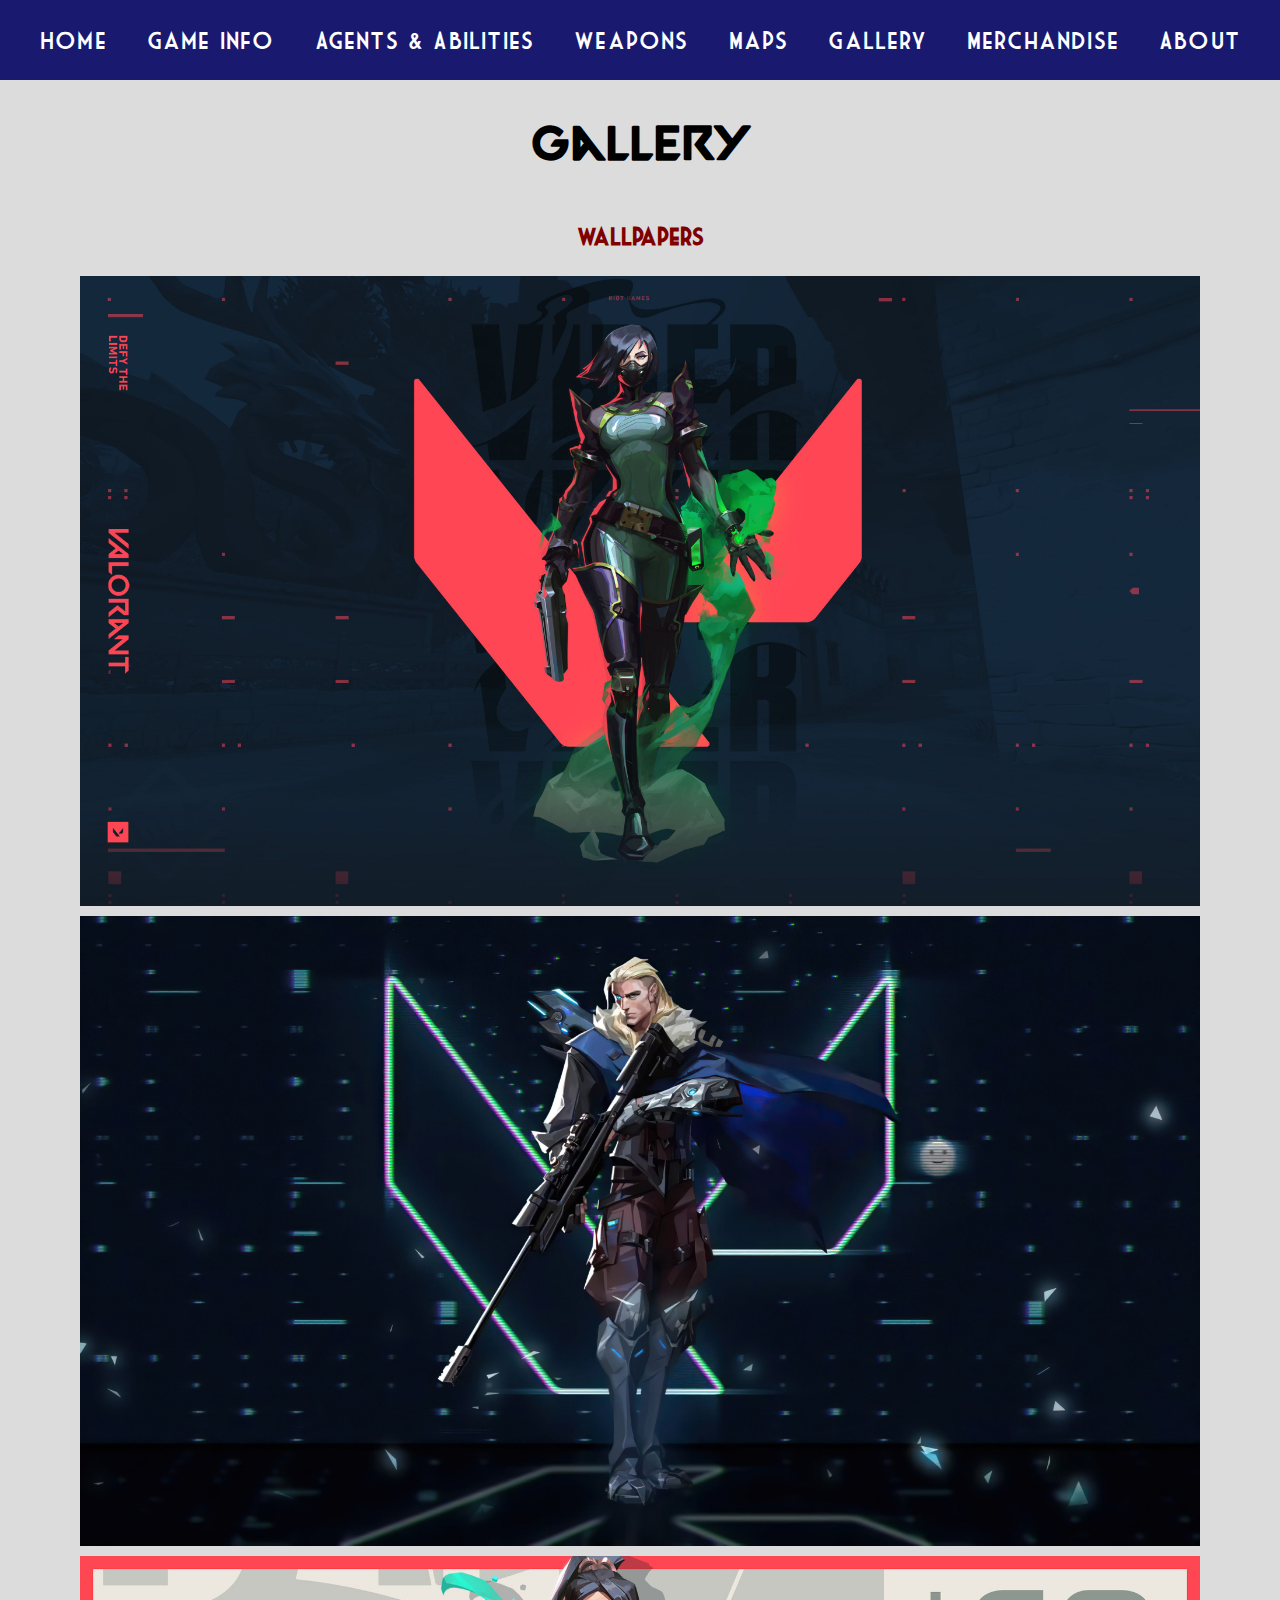
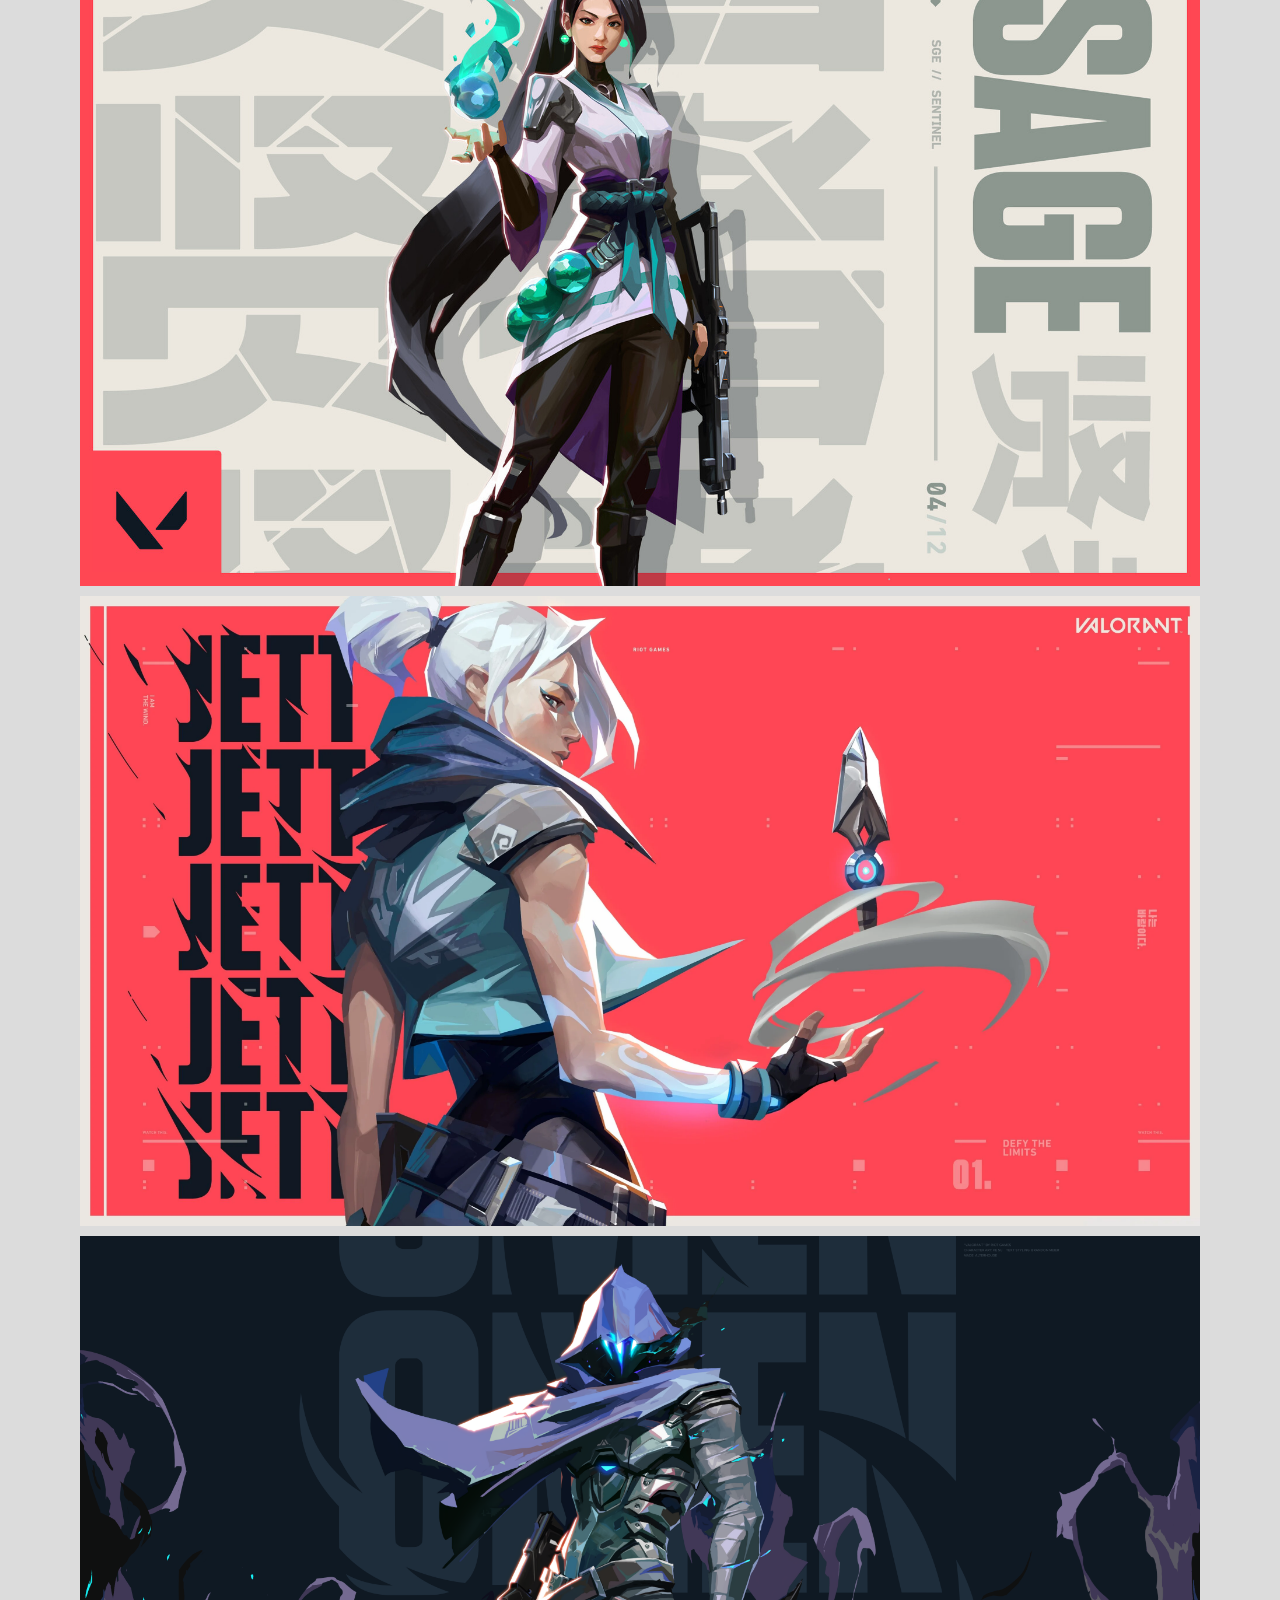
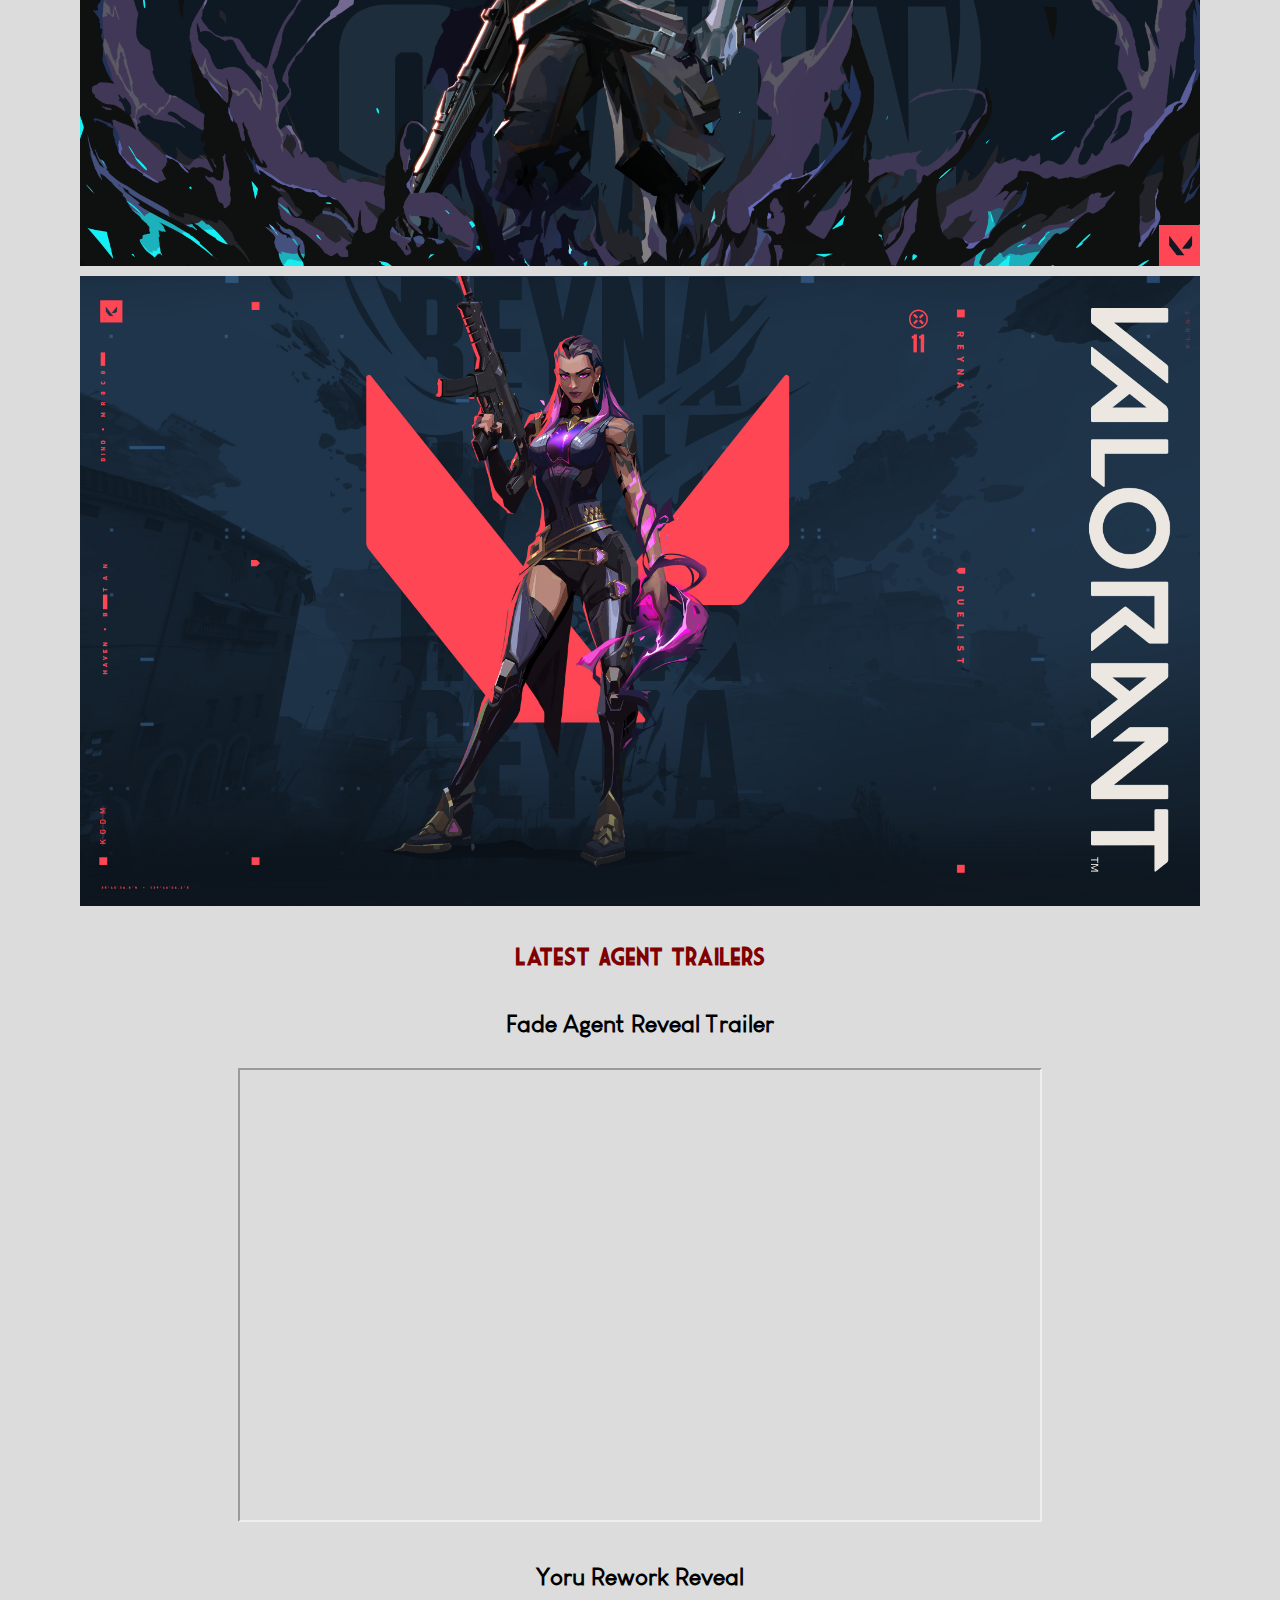
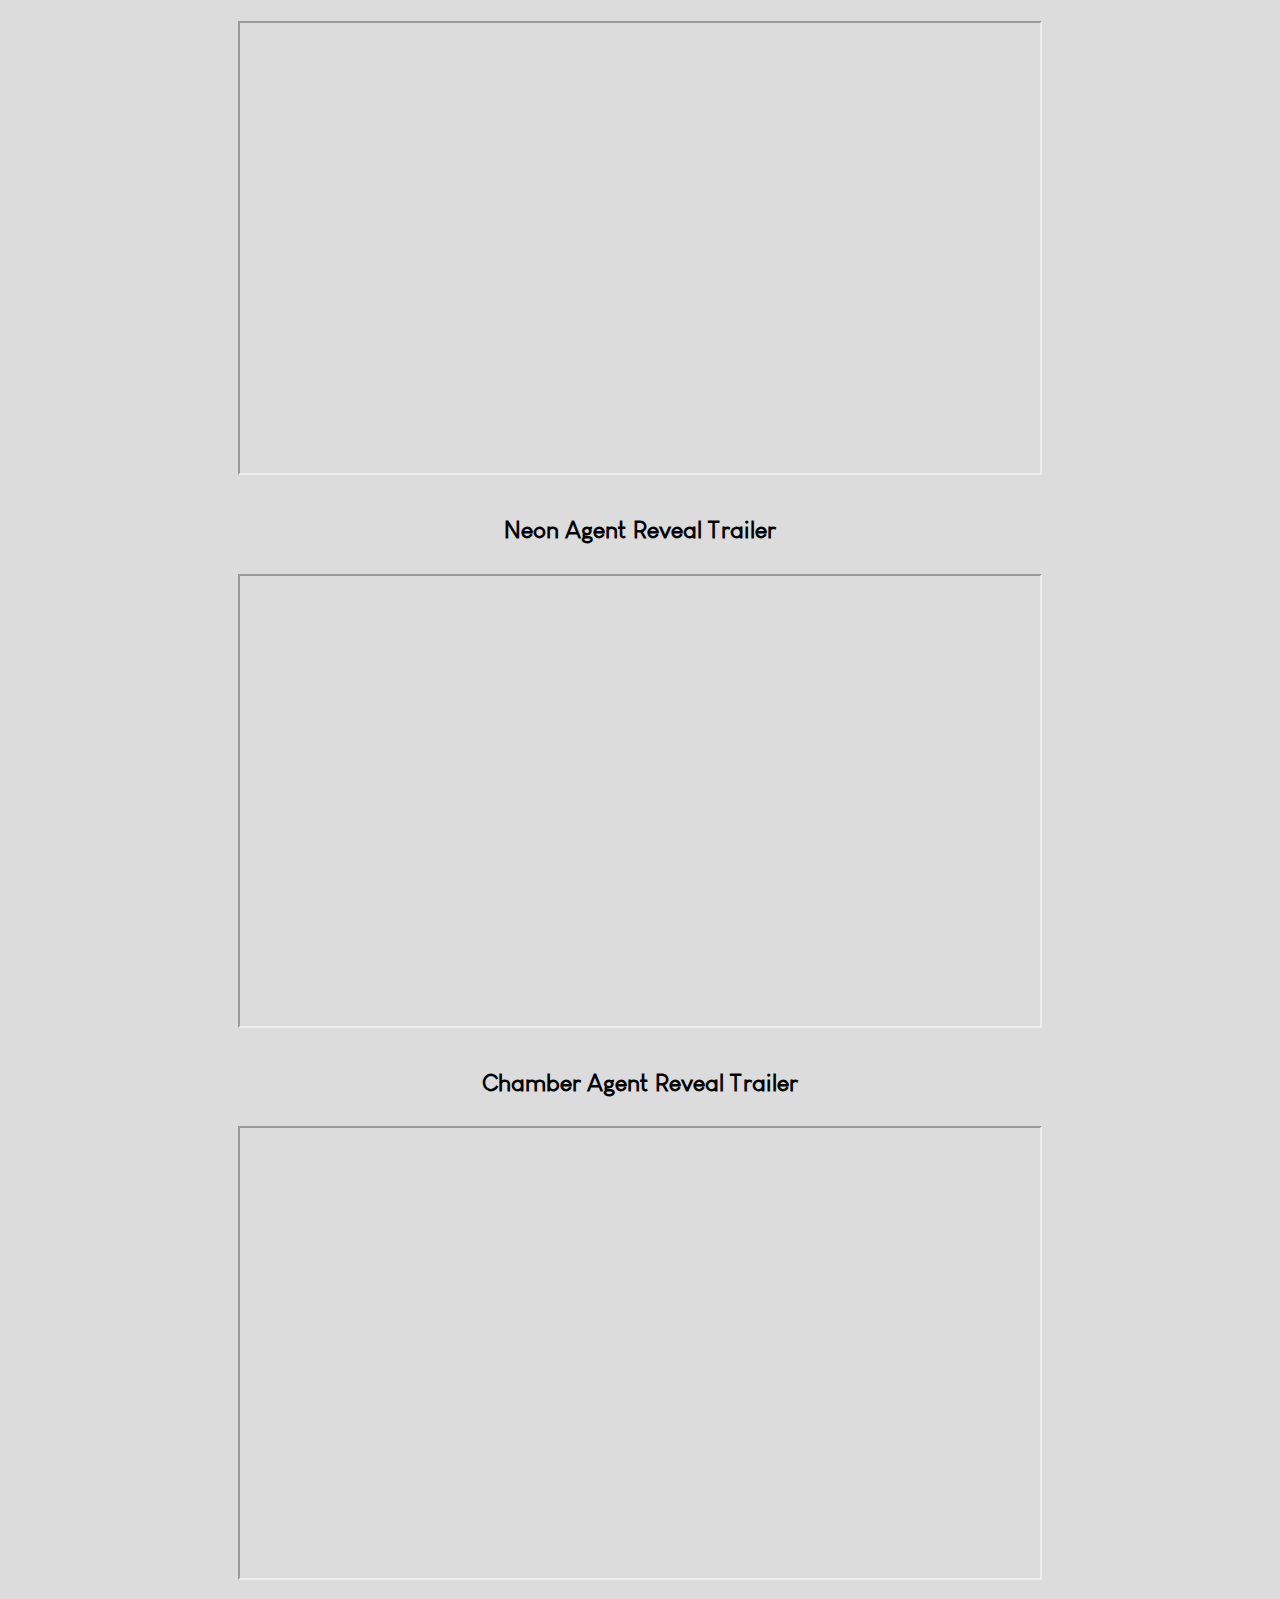
<file: gallery.html>
<!DOCTYPE HTML>
<html>
<!--Rorisang Manamela 21428574-->
    <head>
        <title>Gallery</title>
        <meta charset="UTF-8"/>
        <meta name="author" content="Rorisang Manamela"/>
        <link rel="icon" href="media/images/logo/logo.png" type="image/x-icon">
        <link rel="stylesheet" href="css/style.css" />
    </head>

    <body>
        <!---------- Navigation---------->
        <nav>
            <ul id="navigation">
                <li class="navigation"><a href="index.html" target="_blank">Home</a></li>
                <li class="navigation"><a href="gameinfo.html" target="_blank">Game Info</a></li>
                <li class="navigation"><a href="agents&abilities.html" target="_blank">Agents & Abilities</a></li>
                <li class="navigation"><a href="weapons.html" target="_blank">Weapons</a></li>
                <li class="navigation"><a href="maps.html" target="_blank">Maps</a></li>
                <li class="navigation"><a href="gallery.html" target="_blank">Gallery</a></li>
                <li class="navigation"><a href="merchandise.html" target="_blank">Merchandise</a></li>
                <li class="navigation"><a href="about.html" target="_blank">About</a></li>
            </ul>
        </nav>

        <!----------Header---------->
        <header>
            <h1>Gallery</h1>
        </header>

        <!----------Article---------->
        <article>
            <section>
            <h1> Wallpapers </h1>
                <div id="wallpapers">
                    <!-- Viper wallpaper -->
                        <img src="media/images/gallery/viper.jpg"
                        alt="Viper wallpaper"
                        width="580"/>

                    <!-- Sova wallpaper -->
                        <img src="media/images/gallery/sova.jpg"
                        alt="Sova wallpaper"
                        width="580"/>

                    <!-- Sage wallpaper -->
                        <img src="media/images/gallery/sage.jpg"
                        alt="Sage wallpaper"
                        width="580"/>

                    <!-- Jett wallpaper -->
                        <img src="media/images/gallery/jett.jpg"
                        alt="Jett wallpaper"
                        width="580"/>

                    <!-- Omen wallpaper -->
                        <img src="media/images/gallery/omen.jpg"
                        alt="Omen wallpaper"
                        width="580"/>

                    <!-- Reyna wallpaper -->
                        <img src="media/images/gallery/reyna.jpg"
                        alt="Reyan wallpaper"
                        width="580"/>
                </div>
            </section>

            <section>
                <h1> Latest Agent Trailers </h1>
                <div class="gameplay">
                    <h2> Fade Agent Reveal Trailer </h2>
                        <iframe width="800" height="450" autoplay muted
                        src="https://www.youtube.com/embed/UMzKD73cs3c?mute=1">
                        </iframe>
                </div>

                <div class="gameplay">
                    <h2>Yoru Rework Reveal</h2>
                    <iframe width="800" height="450" autoplay muted
                        src="https://www.youtube.com/embed/rFY2sjbrCEk?mute=1">
                        </iframe>
                </div>

                <div class="gameplay">
                    <h2> Neon Agent Reveal Trailer  </h2>
                    <iframe width="800" height="450" autoplay muted
                        src="https://www.youtube.com/embed/dtx8CgjRmqE?mute=1">
                        </iframe>
                </div>

                <div class="gameplay">
                    <h2> Chamber Agent Reveal Trailer </h2>
                    <iframe width="800" height="450" autoplay muted
                        src="https://www.youtube.com/embed/FUoqAn5T4h4?mute=1">
                        </iframe>
                </div>
    
            </section>
        </article>
    </body>
</html>
</file>
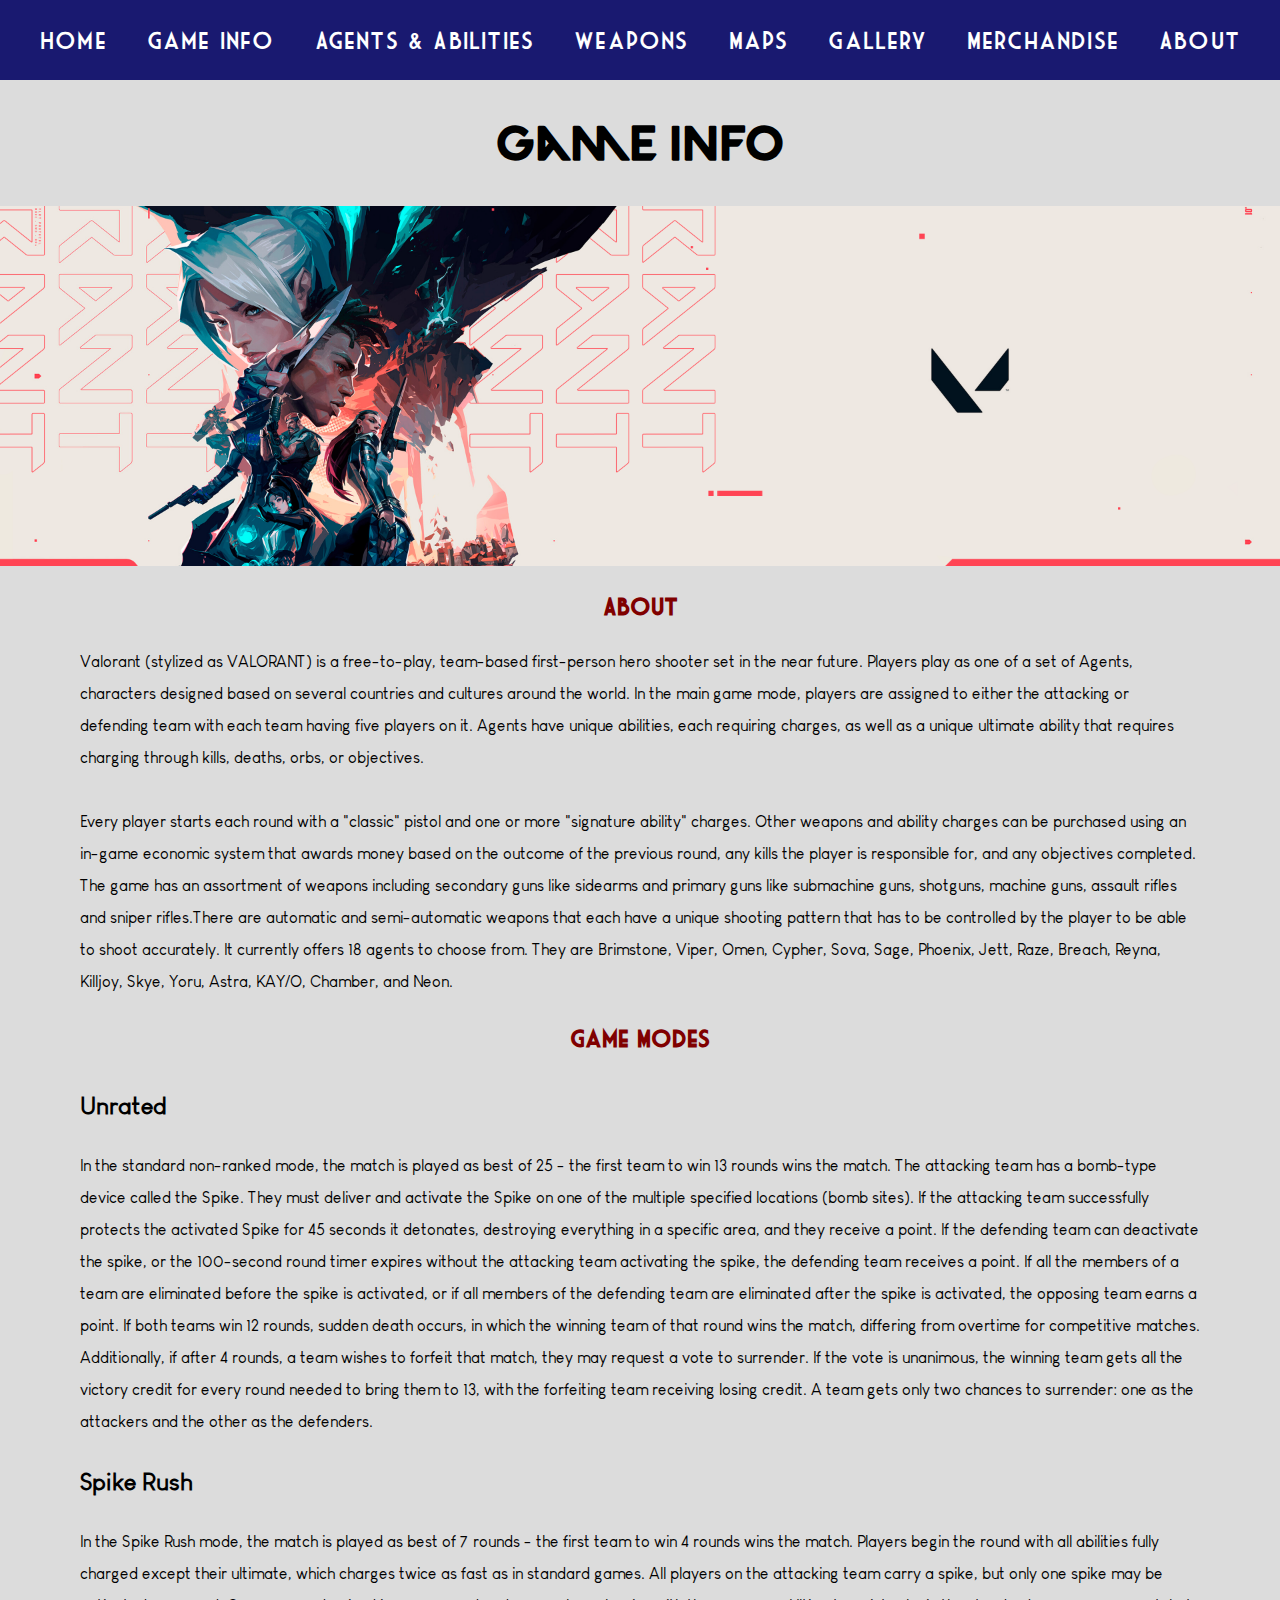
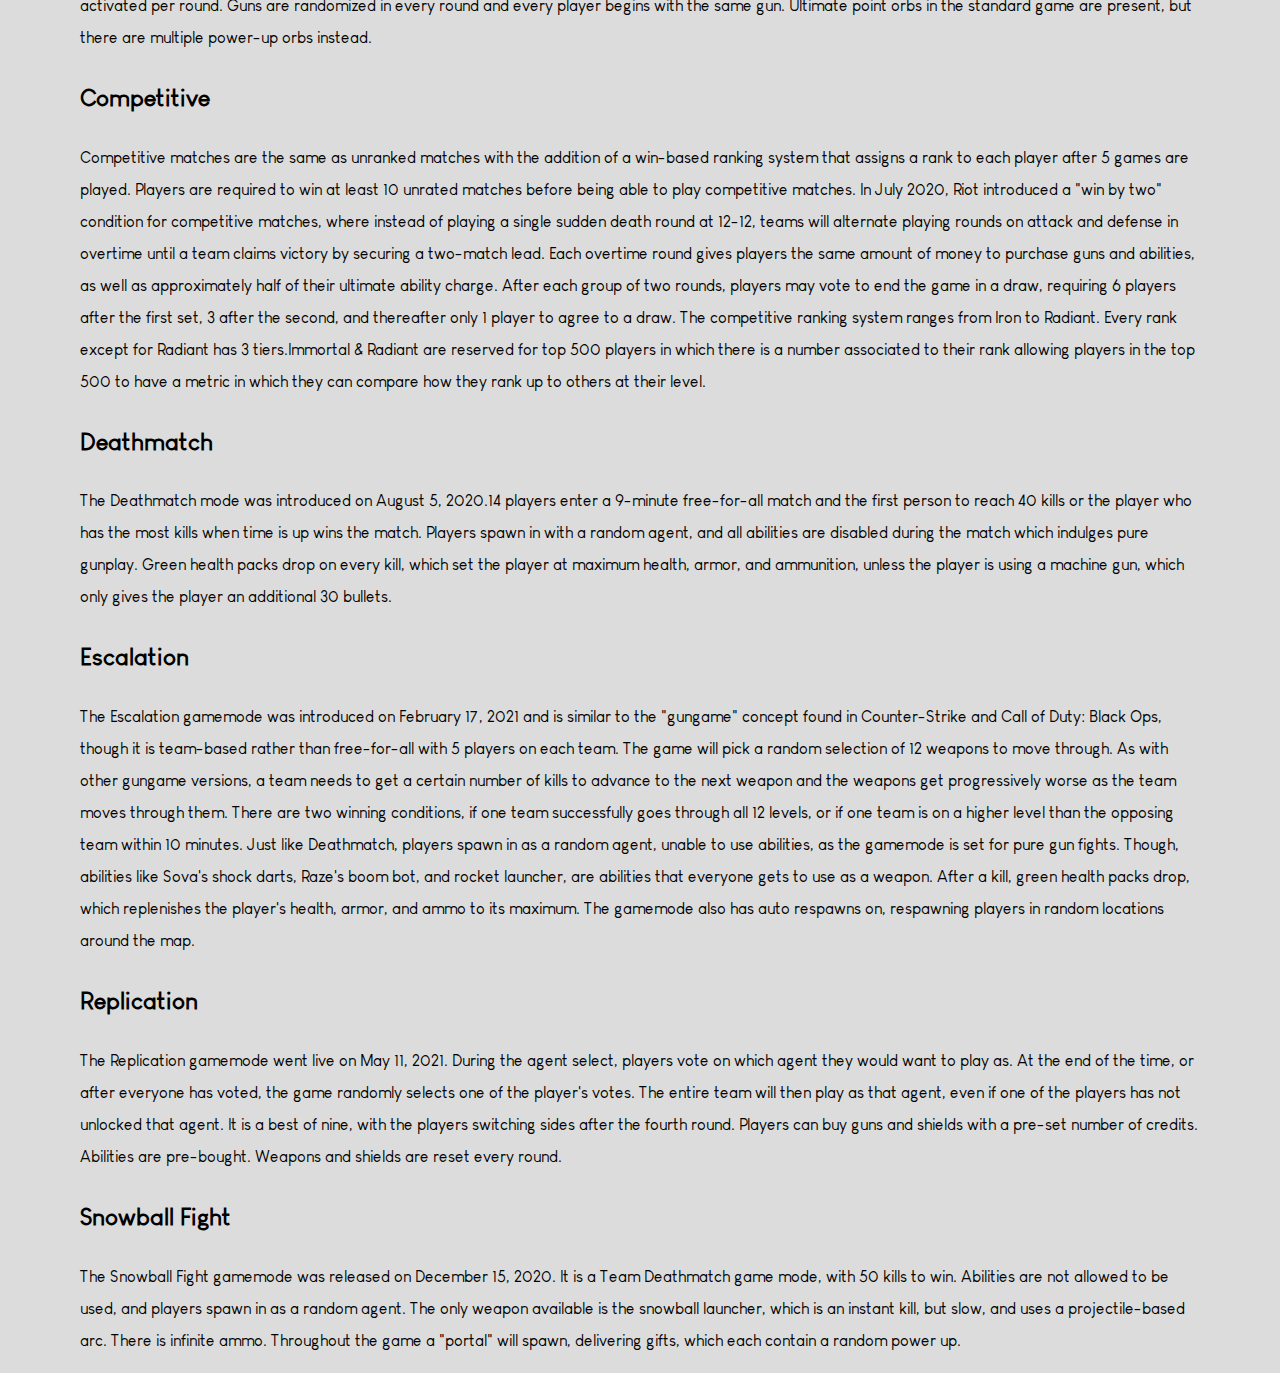
<file: gameinfo.html>
<!DOCTYPE HTML>
<html>
<!--Rorisang Manamela 21428574-->
    <head>
        <title>Valorant Info</title>
        <meta charset="UTF-8"/>
        <meta name="author" content="Rorisang Manamela"/>
        <link rel="icon" href="media/images/logo/logo.png" type="image/x-icon">
        <link rel="stylesheet" href="css/style.css" />
    </head>

    <body>
        <!---------- Navigation---------->
        <nav>
            <ul id="navigation">
                <li class="navigation"><a href="index.html" target="_blank">Home</a></li>
                <li class="navigation"><a href="gameinfo.html" target="_blank">Game Info</a></li>
                <li class="navigation"><a href="agents&abilities.html" target="_blank">Agents & Abilities</a></li>
                <li class="navigation"><a href="weapons.html" target="_blank">Weapons</a></li>
                <li class="navigation"><a href="maps.html" target="_blank">Maps</a></li>
                <li class="navigation"><a href="gallery.html" target="_blank">Gallery</a></li>
                <li class="navigation"><a href="merchandise.html" target="_blank">Merchandise</a></li>
                <li class="navigation"><a href="about.html" target="_blank">About</a></li>
            </ul>
        </nav>

        <!----------Header---------->
        <header>
            <h1>Game Info</h1>
            <div class="banner">
                <img src="media/images/gallery/wallpaper-jett-phoenix-reyna.png"
                                alt="Banner wallpaper"
                                width="100%" height="10%"/>
            </div>
        </header>
        
        <!----------Article---------->
        <article>

            <!----------Section---------->
            <section>
                <h1> About </h1>
                    <p>
                        Valorant (stylized as VALORANT) is a free-to-play, team-based first-person hero shooter set in the near future. Players play as one of a set of Agents, characters designed based on several countries and cultures around the world.
                        In the main game mode, players are assigned to either the attacking or defending team with each team having five players on it. Agents have unique abilities, each requiring charges, as well as a unique ultimate ability that requires charging through kills, deaths, orbs, or objectives. 
                    <br/><br/>
                        Every player starts each round with a "classic" pistol and one or more "signature ability" charges. Other weapons and ability charges can be purchased using an in-game economic system that awards money based on the outcome of the previous round, any kills the player is responsible for, and any objectives completed. 
                        The game has an assortment of weapons including secondary guns like sidearms and primary guns like submachine guns, shotguns, machine guns, assault rifles and sniper rifles.There are automatic and semi-automatic weapons that each have a unique shooting pattern that has to be controlled by the player to be able to shoot accurately.
                        It currently offers 18 agents to choose from. They are Brimstone, Viper, Omen, Cypher, Sova, Sage, Phoenix, Jett, Raze, Breach, Reyna, Killjoy, Skye, Yoru, Astra, KAY/O, Chamber, and Neon.
                    </p>
            </section>
            
            <!----------Section---------->
            <section>
                <h1> Game Modes </h1>

                <h2>Unrated</h2>
                    <p>
                        In the standard non-ranked mode, the match is played as best of 25 - the first team to win 13 rounds wins the match. The attacking team has a bomb-type device called the Spike. 
                        They must deliver and activate the Spike on one of the multiple specified locations (bomb sites). If the attacking team successfully protects the activated Spike for 45 seconds it detonates, destroying everything in a specific area, and they receive a point.
                        If the defending team can deactivate the spike, or the 100-second round timer expires without the attacking team activating the spike, the defending team receives a point. If all the members of a team are eliminated before the spike is activated, or if all members of the defending team are eliminated after the spike is activated, the opposing team earns a point.
                        If both teams win 12 rounds, sudden death occurs, in which the winning team of that round wins the match, differing from overtime for competitive matches. Additionally, if after 4 rounds, a team wishes to forfeit that match, they may request a vote to surrender. If the vote is unanimous, the winning team gets all the victory credit for every round needed to bring them to 13, with the forfeiting team receiving losing credit. 
                        A team gets only two chances to surrender: one as the attackers and the other as the defenders.
                    </p>
            </section>

            <!----------Section---------->
            <section>
                <h2>Spike Rush</h2>
                    <p>
                        In the Spike Rush mode, the match is played as best of 7 rounds - the first team to win 4 rounds wins the match. Players begin the round with all abilities fully charged except their ultimate, which charges twice as fast as in standard games. 
                        All players on the attacking team carry a spike, but only one spike may be activated per round. Guns are randomized in every round and every player begins with the same gun. Ultimate point orbs in the standard game are present, but there are multiple power-up orbs instead.
                    </p>
            </section>

            <!----------Section---------->
            <section>
                <h2>Competitive</h2>
                    <p>
                        Competitive matches are the same as unranked matches with the addition of a win-based ranking system that assigns a rank to each player after 5 games are played. Players are required to win at least 10 unrated matches before being able to play competitive matches.
                        In July 2020, Riot introduced a "win by two" condition for competitive matches, where instead of playing a single sudden death round at 12-12, teams will alternate playing rounds on attack and defense in overtime until a team claims victory by securing a two-match lead. 
                        Each overtime round gives players the same amount of money to purchase guns and abilities, as well as approximately half of their ultimate ability charge. After each group of two rounds, players may vote to end the game in a draw, requiring 6 players after the first set, 3 after the second, and thereafter only 1 player to agree to a draw. 
                        The competitive ranking system ranges from Iron to Radiant. Every rank except for Radiant has 3 tiers.Immortal & Radiant are reserved for top 500 players in which there is a number associated to their rank allowing players in the top 500 to have a metric in which they can compare how they rank up to others at their level.
                    </p>
            </section>

            <!----------Section---------->
            <section>
                <h2>Deathmatch</h2>
                    <p>
                        The Deathmatch mode was introduced on August 5, 2020.14 players enter a 9-minute free-for-all match and the first person to reach 40 kills or the player who has the most kills when time is up wins the match. Players spawn in with a random agent, and all abilities are disabled during the match which indulges pure gunplay. 
                        Green health packs drop on every kill, which set the player at maximum health, armor, and ammunition, unless the player is using a machine gun, which only gives the player an additional 30 bullets.
                    </p>
            </section>

            <!----------Section---------->
            <section>
                <h2>Escalation</h2>
                    <p>
                        The Escalation gamemode was introduced on February 17, 2021 and is similar to the "gungame" concept found in Counter-Strike and Call of Duty: Black Ops, though it is team-based rather than free-for-all with 5 players on each team. The game will pick a random selection of 12 weapons to move through. 
                        As with other gungame versions, a team needs to get a certain number of kills to advance to the next weapon and the weapons get progressively worse as the team moves through them. There are two winning conditions, if one team successfully goes through all 12 levels, or if one team is on a higher level than the opposing team within 10 minutes. 
                        Just like Deathmatch, players spawn in as a random agent, unable to use abilities, as the gamemode is set for pure gun fights. Though, abilities like Sova's shock darts, Raze's boom bot, and rocket launcher, are abilities that everyone gets to use as a weapon. After a kill, green health packs drop, which replenishes the player's health, armor, and ammo to its maximum. 
                        The gamemode also has auto respawns on, respawning players in random locations around the map.
                    </p>
            </section>

            <!----------Section---------->
            <section>
                <h2>Replication</h2>
                    <p>
                        The Replication gamemode went live on May 11, 2021. During the agent select, players vote on which agent they would want to play as. At the end of the time, or after everyone has voted, the game randomly selects one of the player's votes. 
                        The entire team will then play as that agent, even if one of the players has not unlocked that agent. It is a best of nine, with the players switching sides after the fourth round. Players can buy guns and shields with a pre-set number of credits. 
                        Abilities are pre-bought. Weapons and shields are reset every round.
                    </p>
            </section>

            <!----------Section---------->
            <section>
                <h2>Snowball Fight</h2>
                    <p>
                        The Snowball Fight gamemode was released on December 15, 2020. It is a Team Deathmatch game mode, with 50 kills to win. Abilities are not allowed to be used, and players spawn in as a random agent. The only weapon available is the snowball launcher, which is an instant kill, but slow, and uses a projectile-based arc. 
                        There is infinite ammo. Throughout the game a "portal" will spawn, delivering gifts, which each contain a random power up.
                    </p>
            </section>
        </article>
    </body>
</html>
</file>
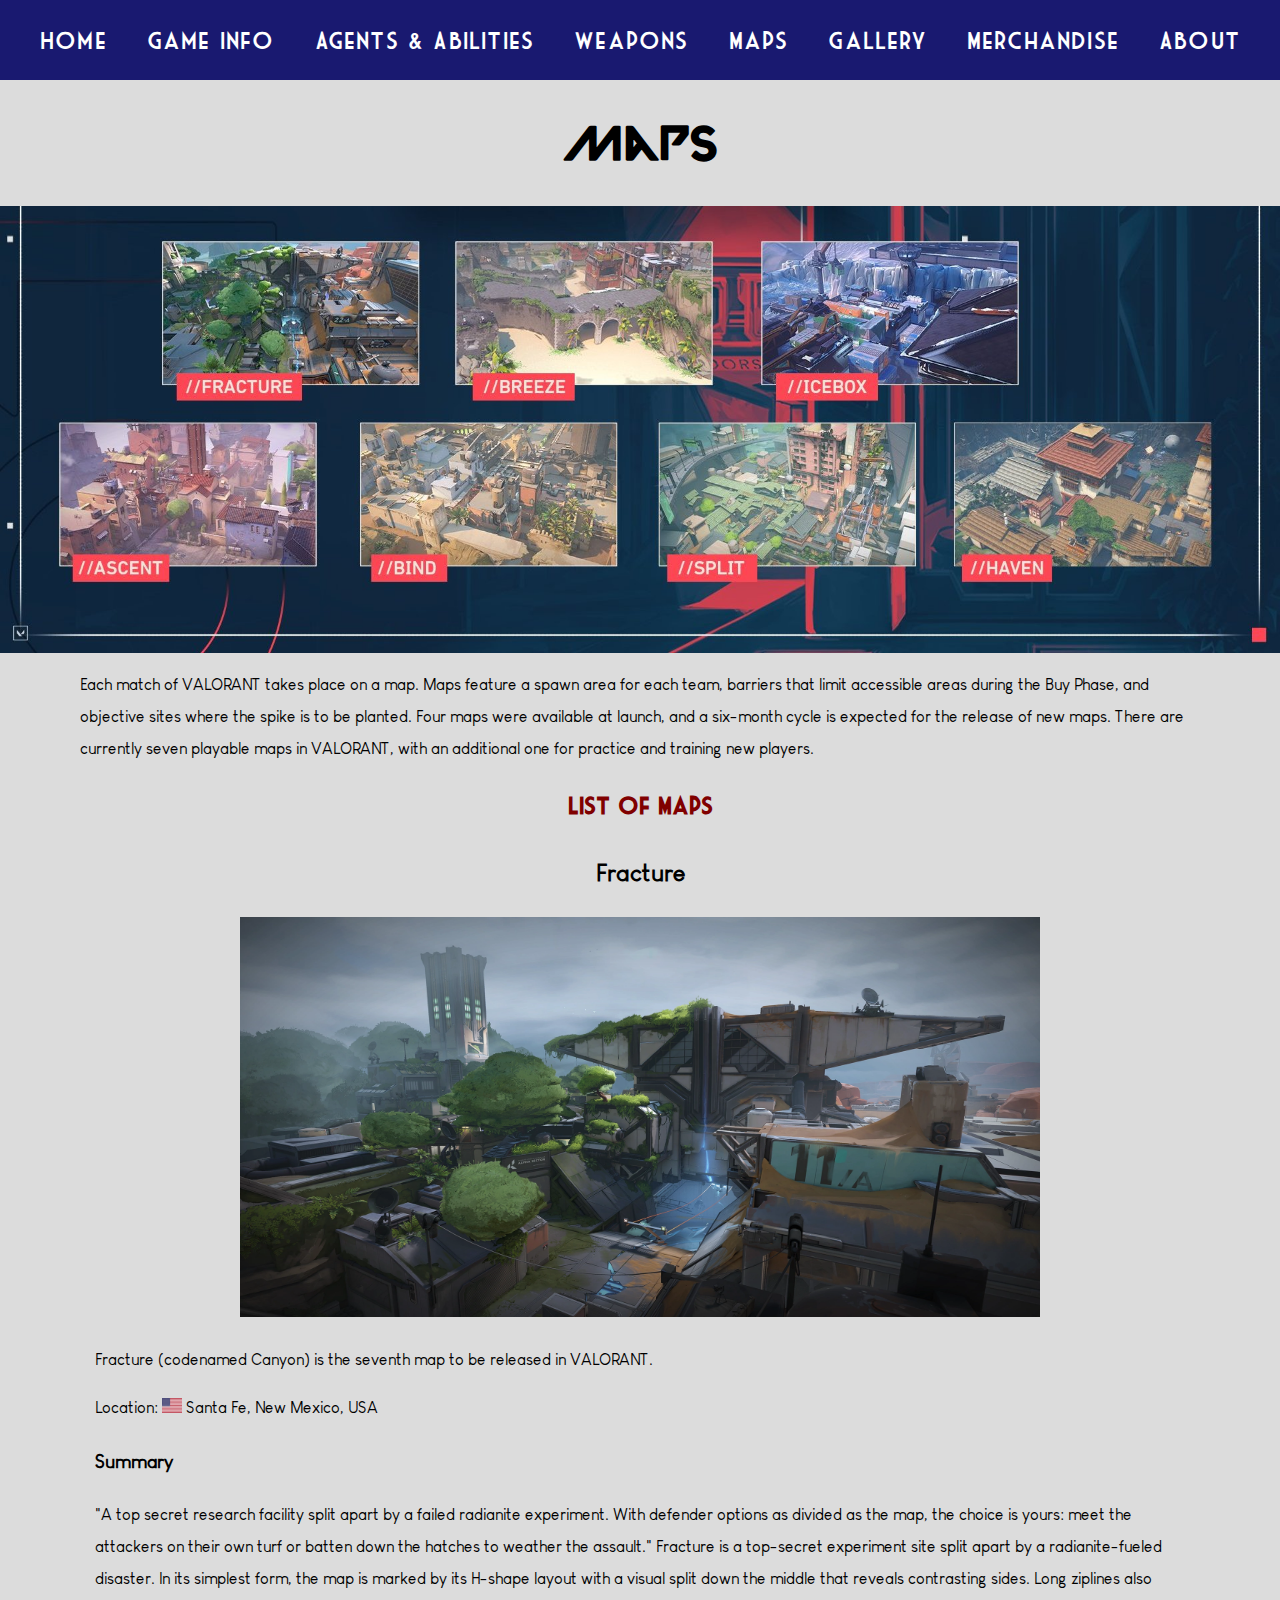
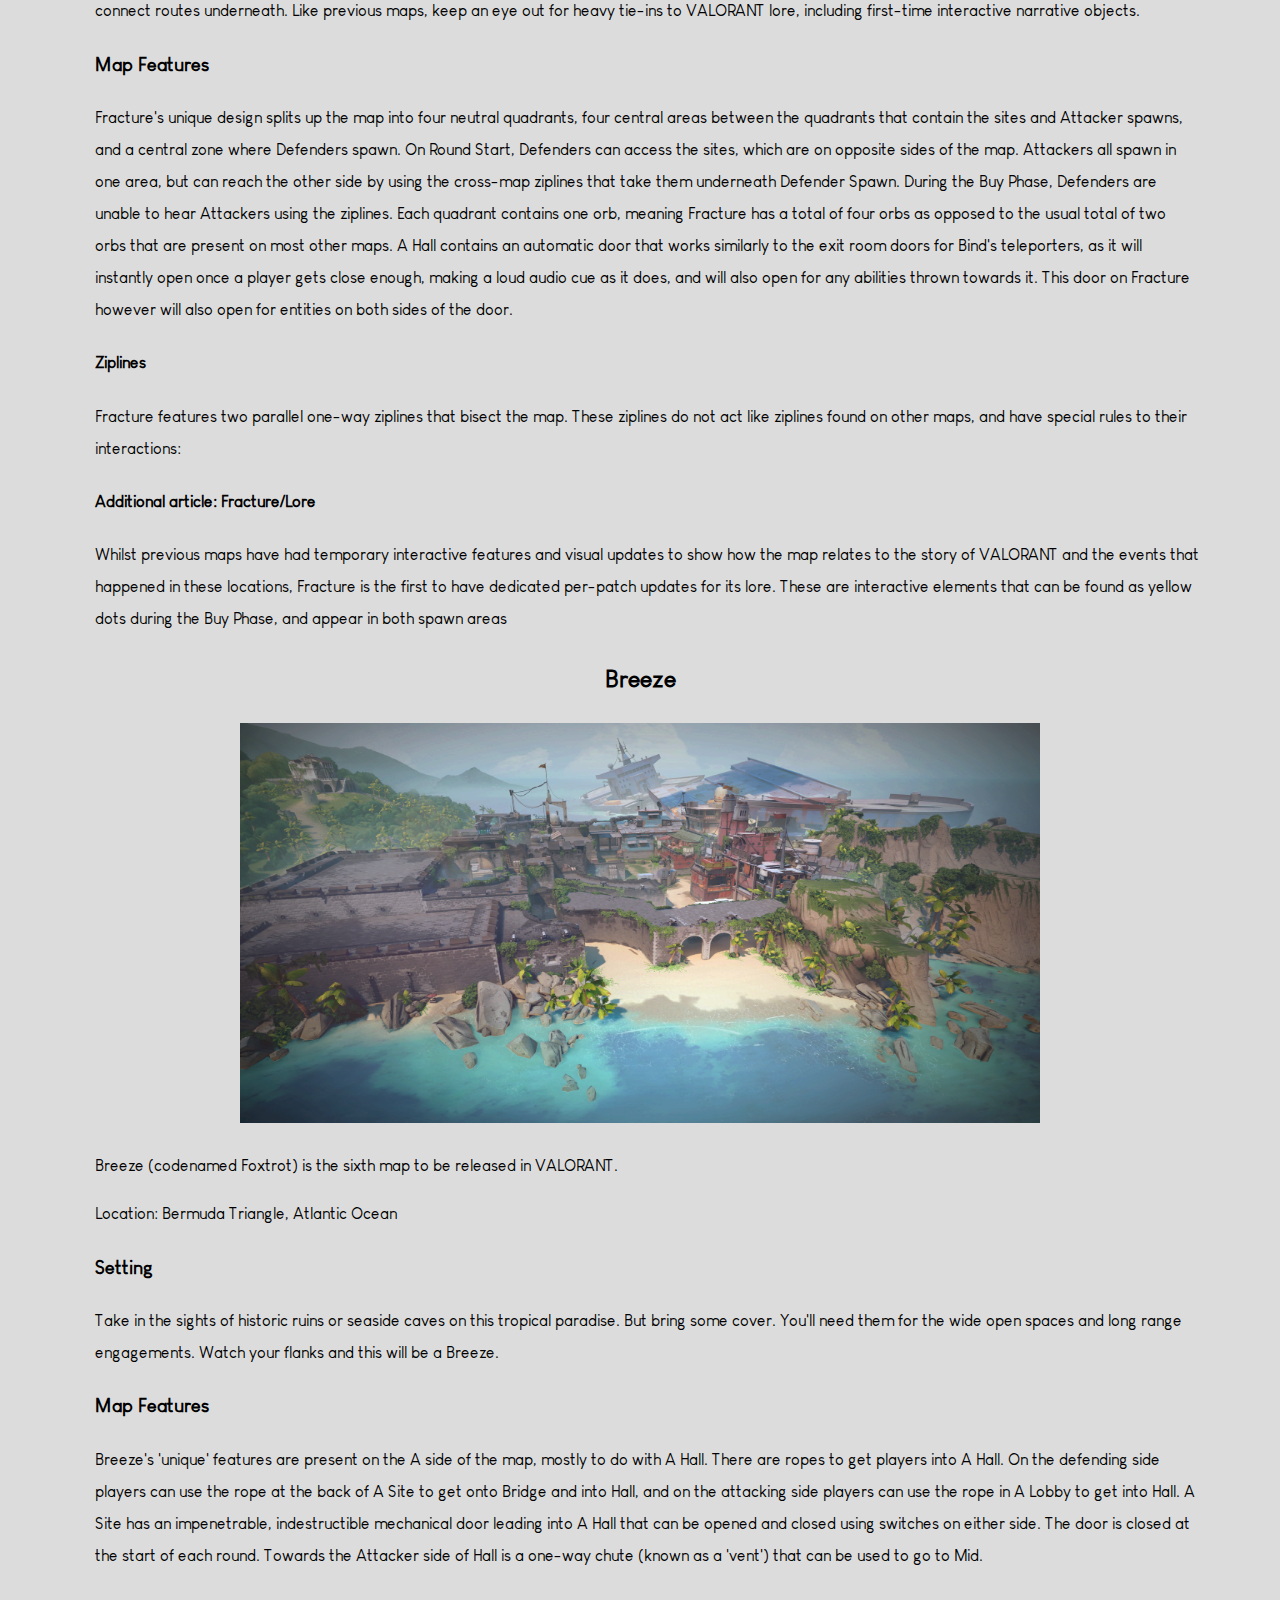
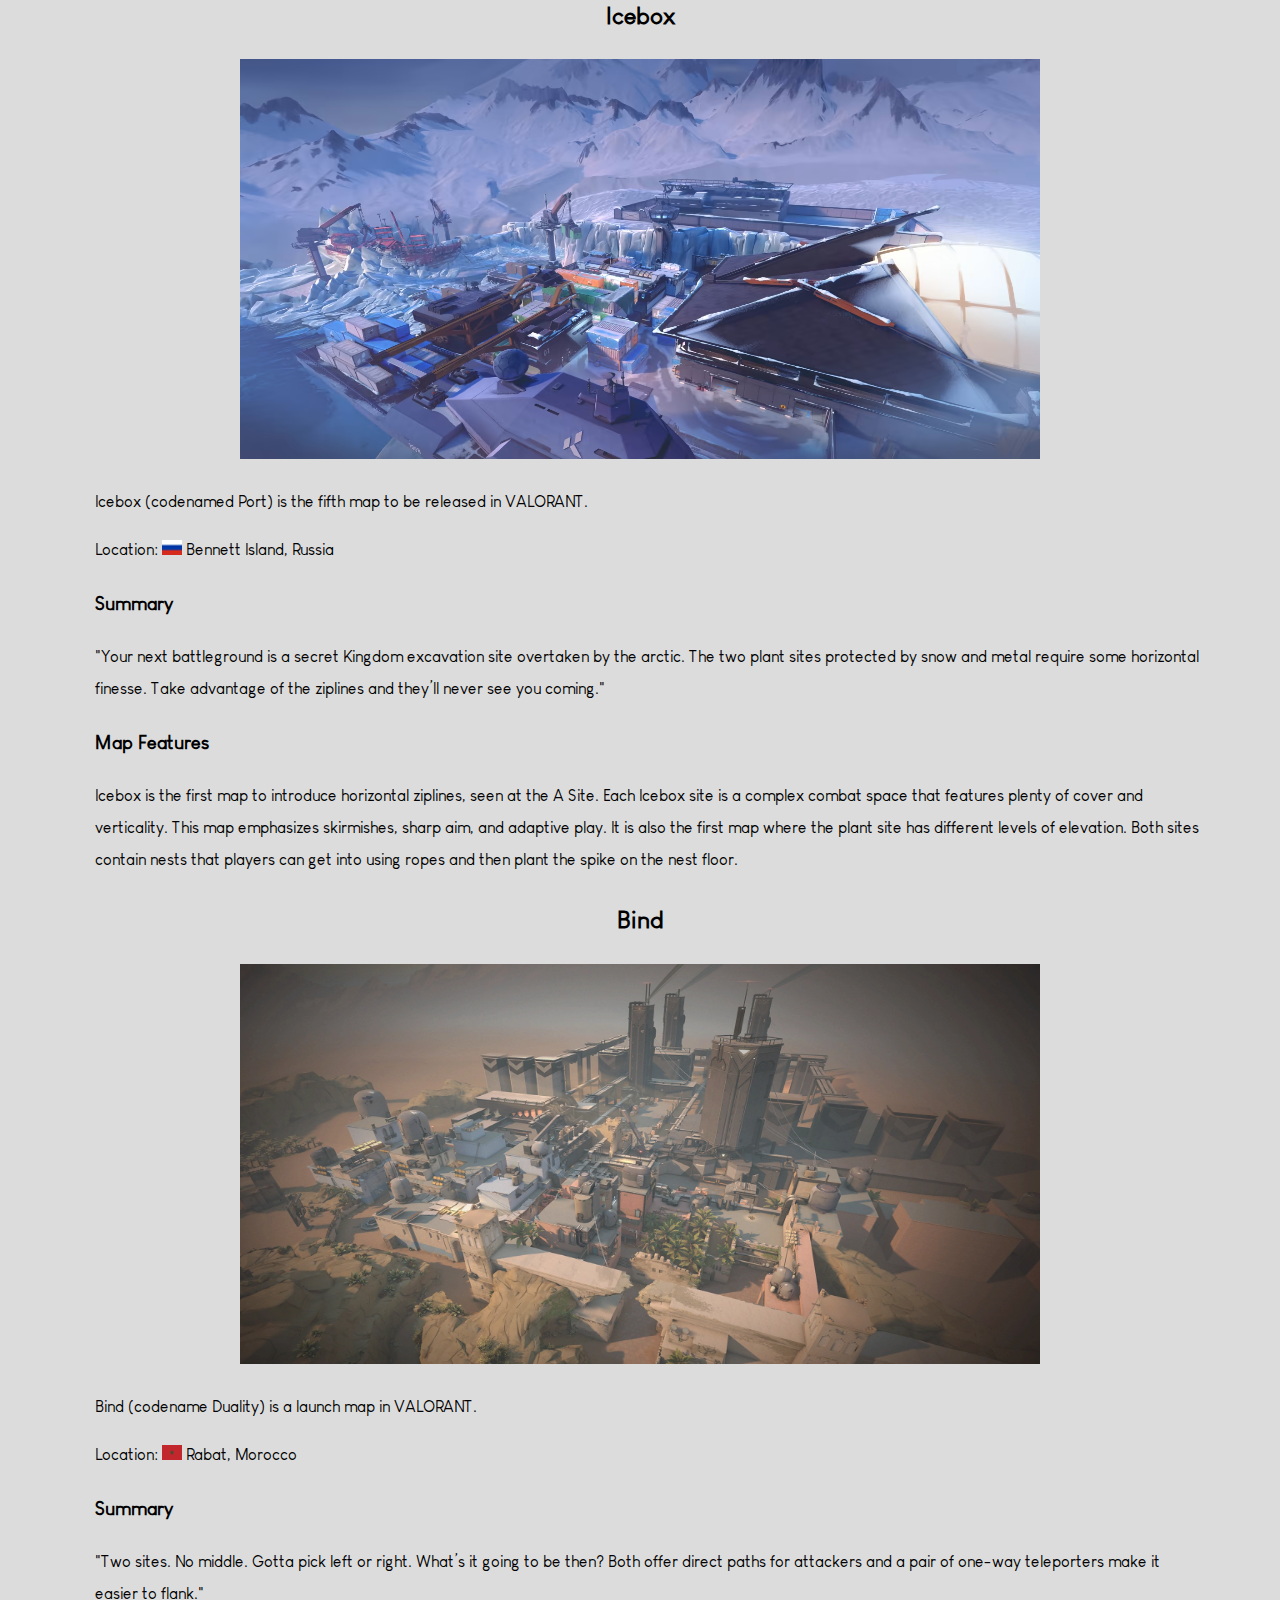
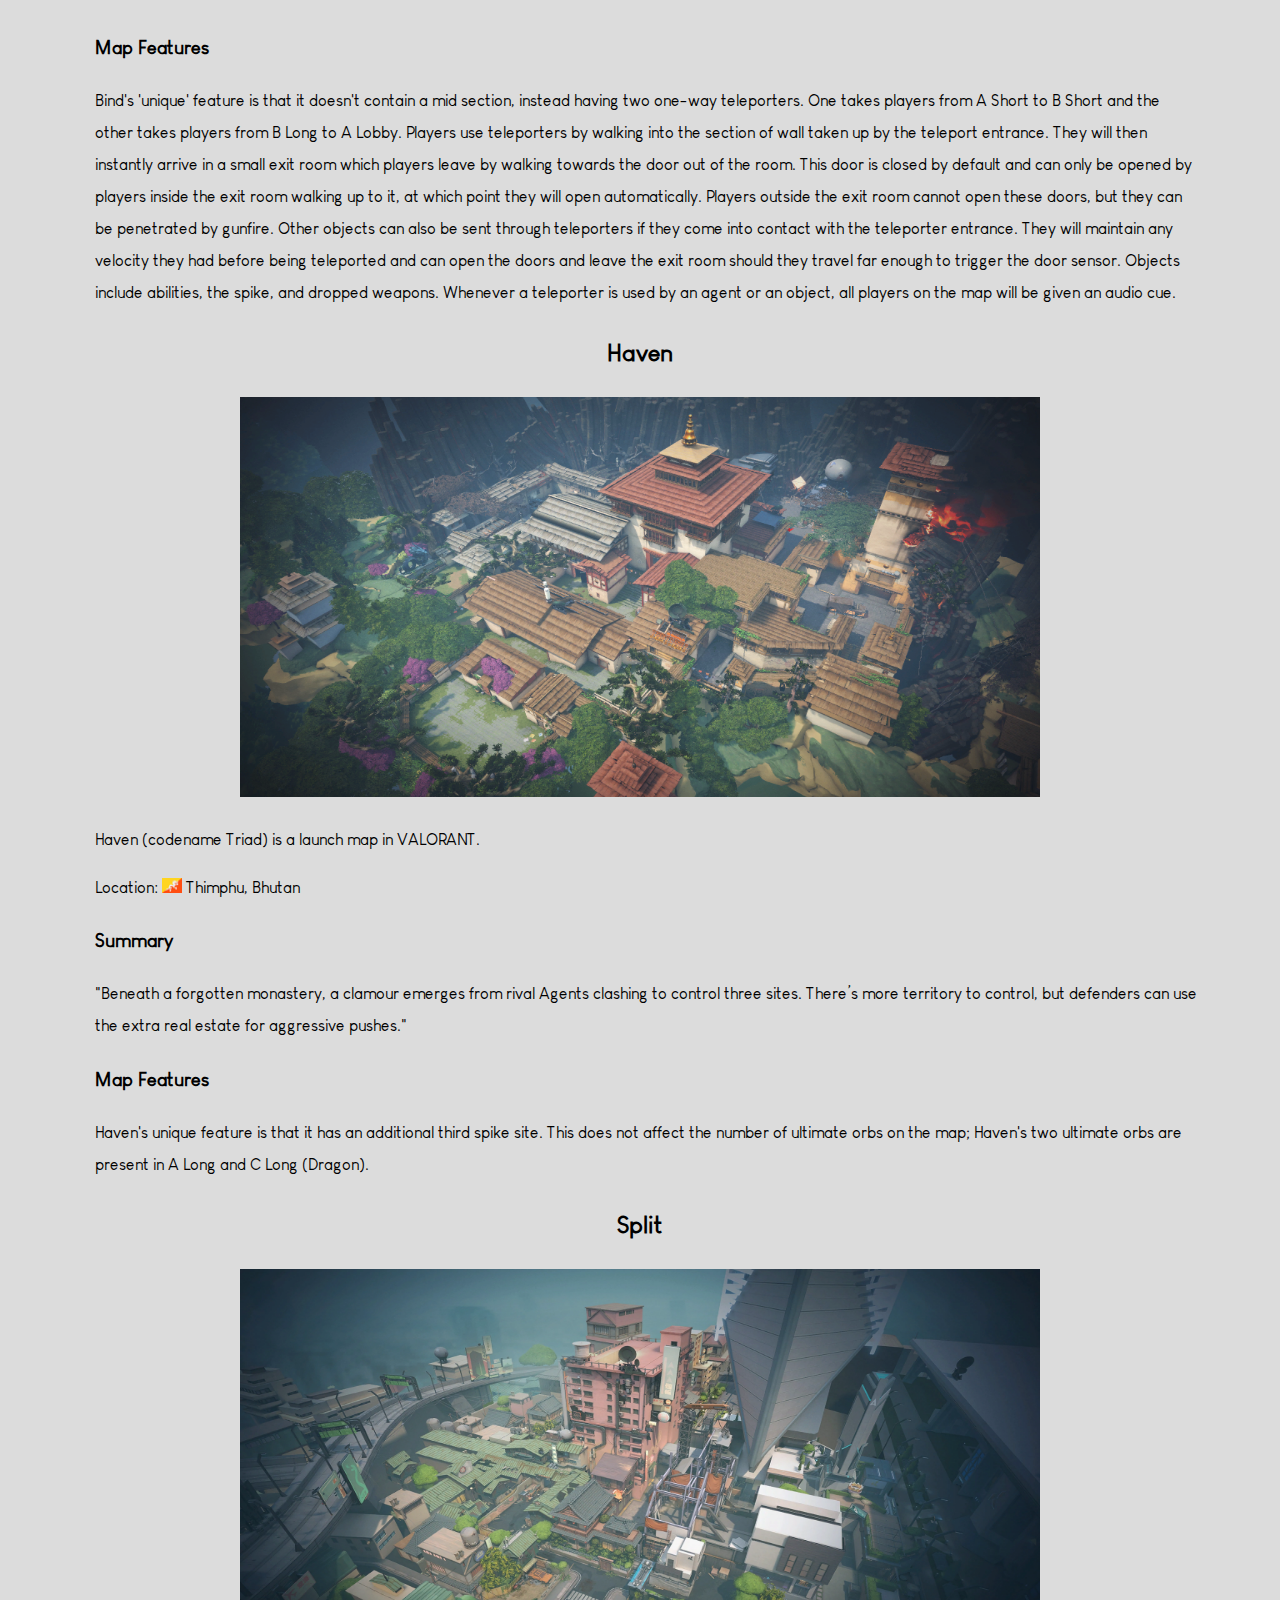
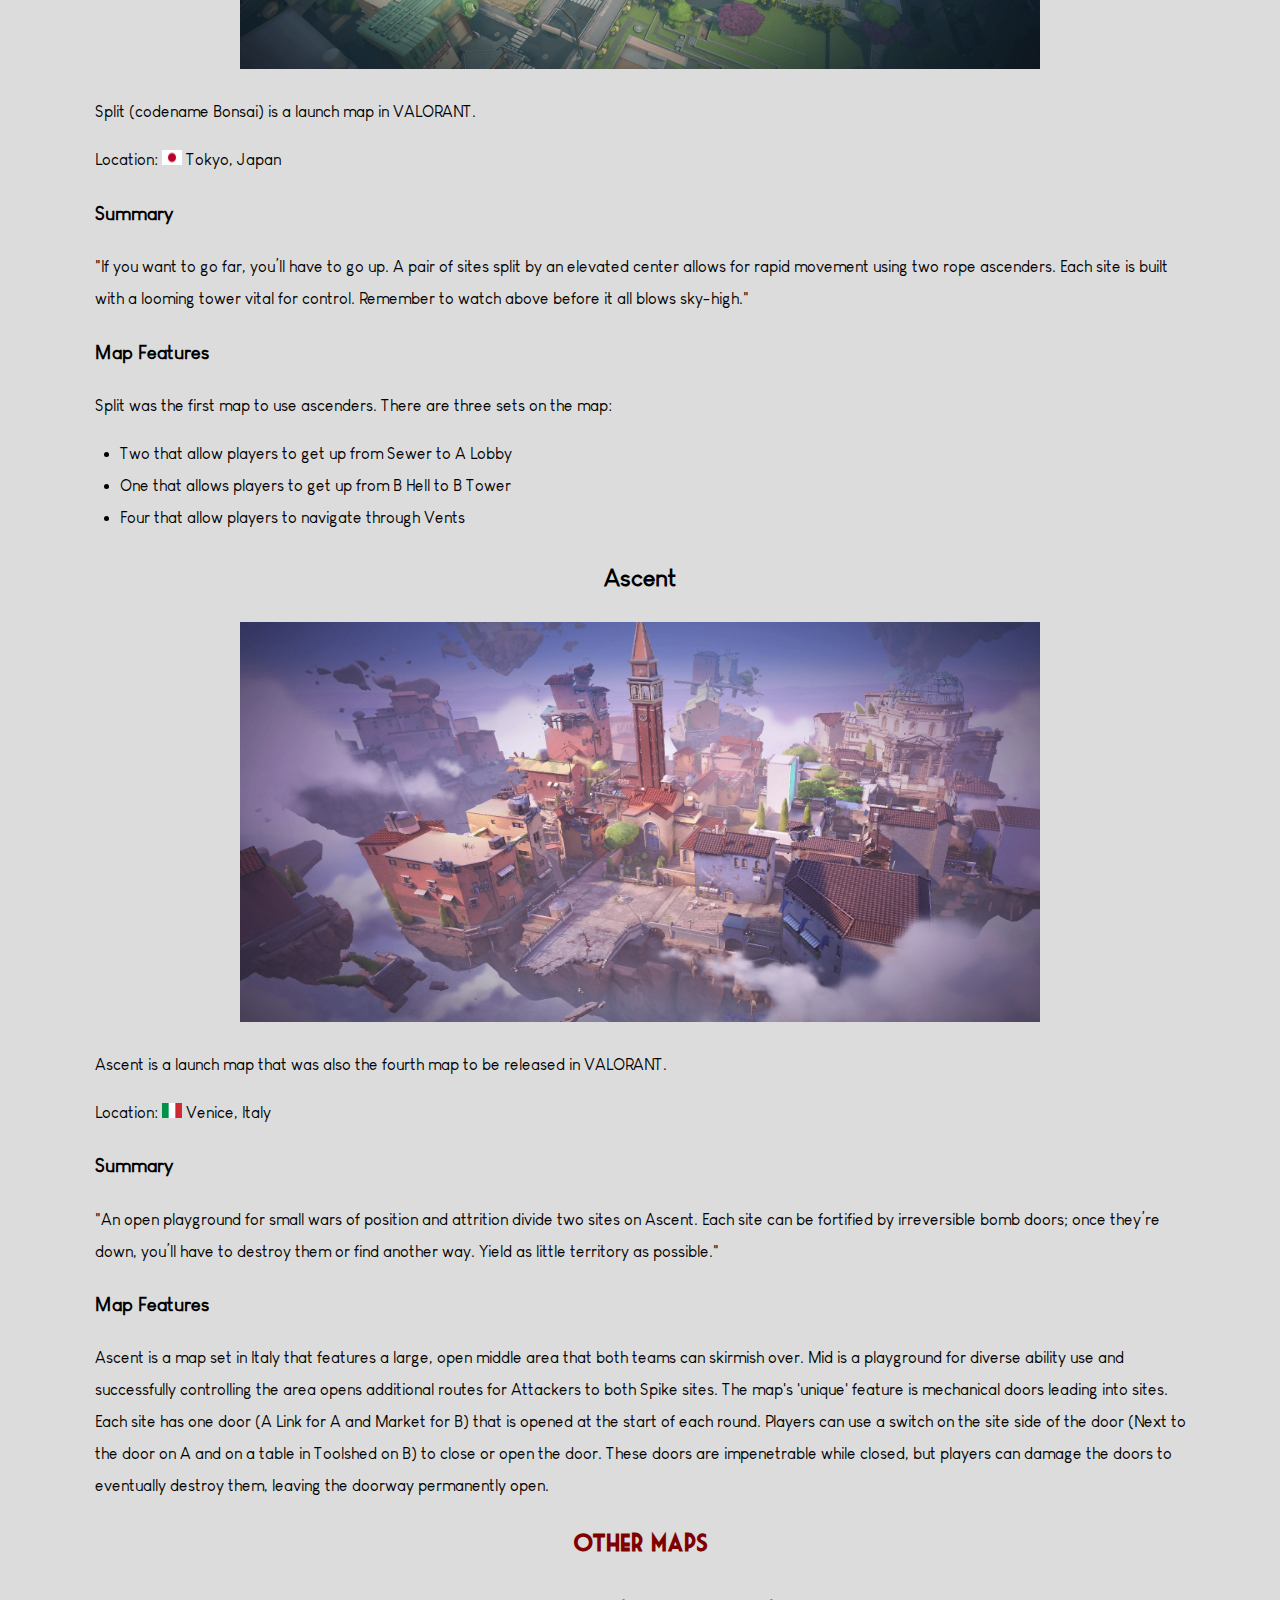
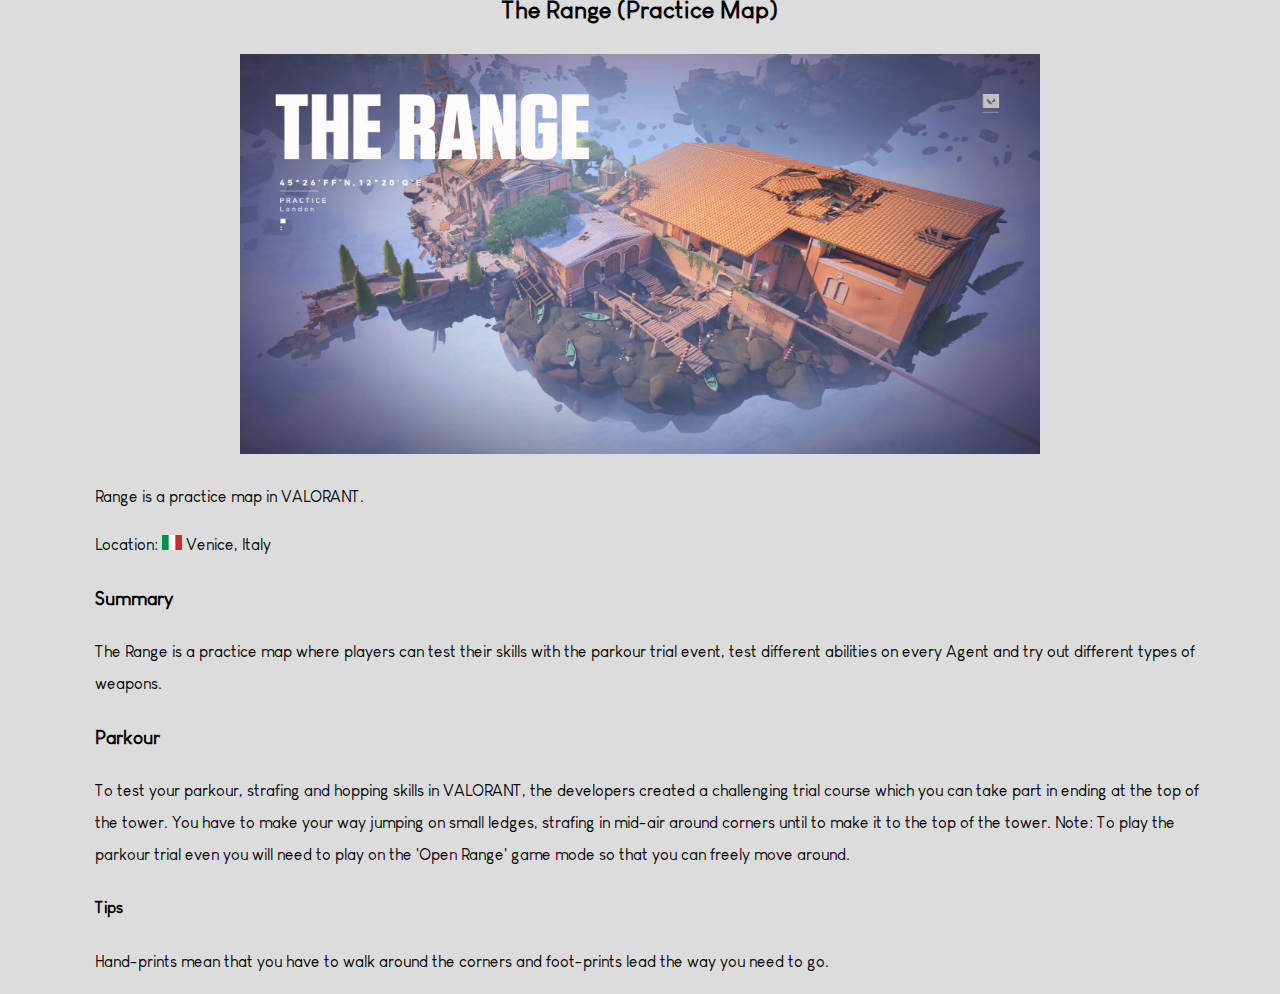
<file: maps.html>
<!DOCTYPE HTML>
<html>
<!--Rorisang Manamela 21428574-->
    <head>
        <title>Maps</title>
        <meta charset="UTF-8"/>
        <meta name="author" content="Rorisang Manamela"/>
        <link rel="icon" href="media/images/logo/logo.png" type="image/x-icon">
        <link rel="stylesheet" href="css/style.css" />
    </head>

    <body>
        <!---------- Navigation---------->
        <nav>
            <ul id="navigation">
                <li class="navigation"><a href="index.html" target="_blank">Home</a></li>
                <li class="navigation"><a href="gameinfo.html" target="_blank">Game Info</a></li>
                <li class="navigation"><a href="agents&abilities.html" target="_blank">Agents & Abilities</a></li>
                <li class="navigation"><a href="weapons.html" target="_blank">Weapons</a></li>
                <li class="navigation"><a href="maps.html" target="_blank">Maps</a></li>
                <li class="navigation"><a href="gallery.html" target="_blank">Gallery</a></li>
                <li class="navigation"><a href="merchandise.html" target="_blank">Merchandise</a></li>
                <li class="navigation"><a href="about.html" target="_blank">About</a></li>
            </ul>
        </nav>

        <!---------- Header---------->
        <header>
            <h1>Maps</h1>
            <div class="banner">
                <img src="media/images/background_images/maps.jpg"
                                alt="Banner wallpaper"
                                width=100%/>
            </div>
        </header>
       
        <!----------Article---------->
        <article>

            <!----------Section---------->
            <section>
                <p>
                    Each match of VALORANT takes place on a map. Maps feature a spawn area for each team, barriers that limit accessible areas during the Buy Phase, and objective sites where the spike is to be planted.
                    Four maps were available at launch, and a six-month cycle is expected for the release of new maps.
                    There are currently seven playable maps in VALORANT, with an additional one for practice and training new players.
                </p>
            </section>

            <!----------Section---------->
            <section>
                <h1> List of Maps </h1>

                <div class="maps">
                    <!-- Fracture-->
                    <h2> Fracture </h2>

                        <img src="media/images/maps/Loading_Screen_Fracture.jpg"
                            alt="Fracture"
                            width="800" height="450" class="mapimg"/>

                        <p> Fracture (codenamed Canyon) is the seventh map to be released in VALORANT. <p>
                        <p> Location: <img src="media/images/maps/US.jpg"
                                alt="United States of America Flag"
                                width="20" height="15"/>  Santa Fe, New Mexico, USA</p>

                        <h3>Summary</h3>
                            <p>
                                "A top secret research facility split apart by a failed radianite experiment. With defender options as divided as the map, the choice is yours: meet the attackers on their own turf or batten down the hatches to weather the assault."
                                Fracture is a top-secret experiment site split apart by a radianite-fueled disaster. In its simplest form, the map is marked by its H-shape layout with a visual split down the middle that reveals contrasting sides. 
                                Long ziplines also connect routes underneath. Like previous maps, keep an eye out for heavy tie-ins to VALORANT lore, including first-time interactive narrative objects.
                            </p>

                        <h3>Map Features</h3>
                            <p>
                                Fracture's unique design splits up the map into four neutral quadrants, four central areas between the quadrants that contain the sites and Attacker spawns, and a central zone where Defenders spawn. On Round Start, Defenders can access the sites, which are on opposite sides of the map. 
                                Attackers all spawn in one area, but can reach the other side by using the cross-map ziplines that take them underneath Defender Spawn. During the Buy Phase, Defenders are unable to hear Attackers using the ziplines.
                                Each quadrant contains one orb, meaning Fracture has a total of four orbs as opposed to the usual total of two orbs that are present on most other maps.
                                A Hall contains an automatic door that works similarly to the exit room doors for Bind's teleporters, as it will instantly open once a player gets close enough, making a loud audio cue as it does, and will also open for any abilities thrown towards it. This door on Fracture however will also open for entities on both sides of the door.
                            </p>

                            <h4>Ziplines</h4>
                                <p>
                                        Fracture features two parallel one-way ziplines that bisect the map. These ziplines do not act like ziplines found on other maps, and have special rules to their interactions:
                                </p>
                            <h4> Additional article: Fracture/Lore</h4>
                                <p>
                                        Whilst previous maps have had temporary interactive features and visual updates to show how the map relates to the story of VALORANT and the events that happened in these locations, Fracture is the first to have dedicated per-patch updates for its lore. These are interactive elements that can be found as yellow dots during the Buy Phase, and appear in both spawn areas
                                </p>
                </div>

                <div class="maps">
                    <!-- Breeze-->
                    <h2 id="breeze"> Breeze </h2>

                        <img src="media/images/maps/Loading_Screen_Breeze.jpg"
                            alt="Breeze"
                            width="800" height="450" class="mapimg"/>

                        <p> Breeze (codenamed Foxtrot) is the sixth map to be released in VALORANT. </p>
                        <p> Location: Bermuda Triangle, Atlantic Ocean</p>

                        <h3>Setting</h3>
                            <p>
                                Take in the sights of historic ruins or seaside caves on this tropical paradise. But bring some cover. 
                                You'll need them for the wide open spaces and long range engagements. Watch your flanks and this will be a Breeze.
                            </p>

                        <h3>Map Features</h3>
                            <p>
                                Breeze's 'unique' features are present on the A side of the map, mostly to do with A Hall. There are ropes to get players into A Hall. On the defending side players can use the rope at the back of A Site to get onto Bridge and into Hall, and on the attacking side players can use the rope in A Lobby to get into Hall.
                                A Site has an impenetrable, indestructible mechanical door leading into A Hall that can be opened and closed using switches on either side. The door is closed at the start of each round.                                    
                                Towards the Attacker side of Hall is a one-way chute (known as a 'vent') that can be used to go to Mid.
                            </p>
                </div>

                <div class="maps">
                    <!-- Icebox -->
                    <h2 id="icebox"> Icebox </h2>

                        <img src="media/images/maps/Loading_Screen_Icebox.jpg"
                            alt="Icebox"
                            width="800" height="450" class="mapimg"/>

                        <p> Icebox (codenamed Port) is the fifth map to be released in VALORANT. </p>
                        <p> Location: <img src="media/images/maps/RU.jpg"
                            alt="Russian Flag"
                            width="20" height="15"/>  Bennett Island, Russia </p>

                        <h3>Summary</h3>
                            <p>
                                "Your next battleground is a secret Kingdom excavation site overtaken by the arctic. 
                                The two plant sites protected by snow and metal require some horizontal finesse. Take advantage of the ziplines and they’ll never see you coming."
                            </p>

                        <h3>Map Features</h3>
                            <p>
                                Icebox is the first map to introduce horizontal ziplines, seen at the A Site. Each Icebox site is a complex combat space that features plenty of cover and verticality. This map emphasizes skirmishes, sharp aim, and adaptive play.
                                It is also the first map where the plant site has different levels of elevation. Both sites contain nests that players can get into using ropes and then plant the spike on the nest floor.
                            </p>

                </div>

                <div class="maps">
                    <!-- Bind-->
                    <h2 id="bind"> Bind </h2>

                        <img src="media/images/maps/Loading_Screen_Bind.jpg"
                            alt="Bind"
                            width="800" height="450" class="mapimg"/>

                        <p> Bind (codename Duality) is a launch map in VALORANT. </p>
                        <p> Location: <img src="media/images/maps/MA.jpg"
                            alt="Moroccan Flag"
                            width="20" height="15"/>  Rabat, Morocco</p>

                        <h3>Summary</h3>
                            <p>
                                "Two sites. No middle. Gotta pick left or right. What’s it going to be then? Both offer direct paths for attackers and a pair of one-way teleporters make it easier to flank."
                            </p>

                        <h3>Map Features</h3>
                            <p>
                                Bind's 'unique' feature is that it doesn't contain a mid section, instead having two one-way teleporters. One takes players from A Short to B Short and the other takes players from B Long to A Lobby.
                                Players use teleporters by walking into the section of wall taken up by the teleport entrance. They will then instantly arrive in a small exit room which players leave by walking towards the door out of the room. This door is closed by default and can only be opened by players inside the exit room walking up to it, at which point they will open automatically. 
                                Players outside the exit room cannot open these doors, but they can be penetrated by gunfire.
                                Other objects can also be sent through teleporters if they come into contact with the teleporter entrance. They will maintain any velocity they had before being teleported and can open the doors and leave the exit room should they travel far enough to trigger the door sensor. Objects include abilities, the spike, and dropped weapons.
                                Whenever a teleporter is used by an agent or an object, all players on the map will be given an audio cue.
                            </p>
                </div>

                <div class="maps">
                    <!-- Haven-->
                    <h2 id="haven"> Haven </h2>

                        <img src="media/images/maps/Loading_Screen_Haven.jpg"
                        alt="Haven"
                        width="800" height="450" class="mapimg"/>

                        <p> Haven (codename Triad) is a launch map in VALORANT. </p>
                        <p> Location: <img src="media/images/maps/BT.jpg"
                            alt="Bhutan Flag"
                            width="20" height="15"/>  Thimphu, Bhutan</p>

                        <h3>Summary</h3>
                            <p>
                                "Beneath a forgotten monastery, a clamour emerges from rival Agents clashing to control three sites. There’s more territory to control, but defenders can use the extra real estate for aggressive pushes."
                            </p>

                        <h3>Map Features</h3>
                            <p>
                                Haven's unique feature is that it has an additional third spike site. This does not affect the number of ultimate orbs on the map; Haven's two ultimate orbs are present in A Long and C Long (Dragon).
                            </p>
                </div>

                <div class="maps">
                    <!-- Split-->
                    <h2 id="split"> Split </h2>

                        <img src="media/images/maps/Loading_Screen_Split.jpg"
                            alt="Split"
                            width="800" height="450" class="mapimg"/>

                        <p> Split (codename Bonsai) is a launch map in VALORANT. </p>
                        <p> Location: <img src="media/images/maps/JP.jpg"
                            alt="Japanese Flag"
                            width="20" height="15"/>  Tokyo, Japan </p>

                            <h3>Summary</h3>
                                <p>
                                    "If you want to go far, you’ll have to go up. A pair of sites split by an elevated center allows for rapid movement using two rope ascenders. Each site is built with a looming tower vital for control. Remember to watch above before it all blows sky-high."
                                </p>

                               <h3>Map Features</h3>
                                <p>
                                    Split was the first map to use ascenders. There are three sets on the map:
                                    <ul>
                                        <li>Two that allow players to get up from Sewer to A Lobby</li>
                                        <li>One that allows players to get up from B Hell to B Tower</li>
                                        <li>Four that allow players to navigate through Vents</li>
                                    </ul>
                                </p>
                </div>

                <div class="maps">
                    <!-- Ascent-->
                    <h2 id="ascent"> Ascent </h2>

                        <img src="media/images/maps/Loading_Screen_Ascent.jpg"
                                alt="Ascent"
                                width="800" height="450" class="mapimg"/>

                        <p> Ascent is a launch map that was also the fourth map to be released in VALORANT. </p>
                        <p> Location: <img src="media/images/maps/IT.jpg"
                            alt="Italian Flag"
                            width="20" height="15"/>  Venice, Italy </p>

                        <h3>Summary</h3>
                            <p>
                                "An open playground for small wars of position and attrition divide two sites on Ascent. Each site can be fortified by irreversible bomb doors; once they’re down, you’ll have to destroy them or find another way. Yield as little territory as possible."
                            </p>

                        <h3>Map Features</h3>
                            <p>
                                Ascent is a map set in Italy that features a large, open middle area that both teams can skirmish over. Mid is a playground for diverse ability use and successfully controlling the area opens additional routes for Attackers to both Spike sites.

                                The map's 'unique' feature is mechanical doors leading into sites. Each site has one door (A Link for A and Market for B) that is opened at the start of each round. Players can use a switch on the site side of the door (Next to the door on A and on a table in Toolshed on B) to close or open the door. 
                                These doors are impenetrable while closed, but players can damage the doors to eventually destroy them, leaving the doorway permanently open.
                            </p>
                </div>

                <div class="maps">
                    <h1> Other maps </h1>
                        <!-- Range-->
                        <h2 id="range"> The Range (Practice Map)</h2>

                            <img src="media/images/maps/Loading_Screen_Range.jpg"
                                        alt="The Range"
                                        width="800" height="450" class="mapimg"/>

                            <p> Range is a practice map in VALORANT. </p>
                            <p> Location: <img src="media/images/maps/IT.jpg"
                                alt="Italian Flag"
                                width="20" height="15"/>  Venice, Italy </p>

                            <h3>Summary</h3>
                                <p>
                                    The Range is a practice map where players can test their skills with the parkour trial event, test different abilities on every Agent and try out different types of weapons.
                                </p>

                            <h3>Parkour</h3>
                                <p>
                                    To test your parkour, strafing and hopping skills in VALORANT, the developers created a challenging trial course which you can take part in ending at the top of the tower. You have to make your way jumping on small ledges, strafing in mid-air around corners until to make it to the top of the tower.

                                    Note: To play the parkour trial even you will need to play on the 'Open Range' game mode so that you can freely move around.

                                    <h4>Tips</h4>
                                    <p>
                                        Hand-prints mean that you have to walk around the corners and foot-prints lead the way you need to go.
                                    </p>
                                </p>

                </div>
            </section>
        </article>
    </body>
</html>
</file>
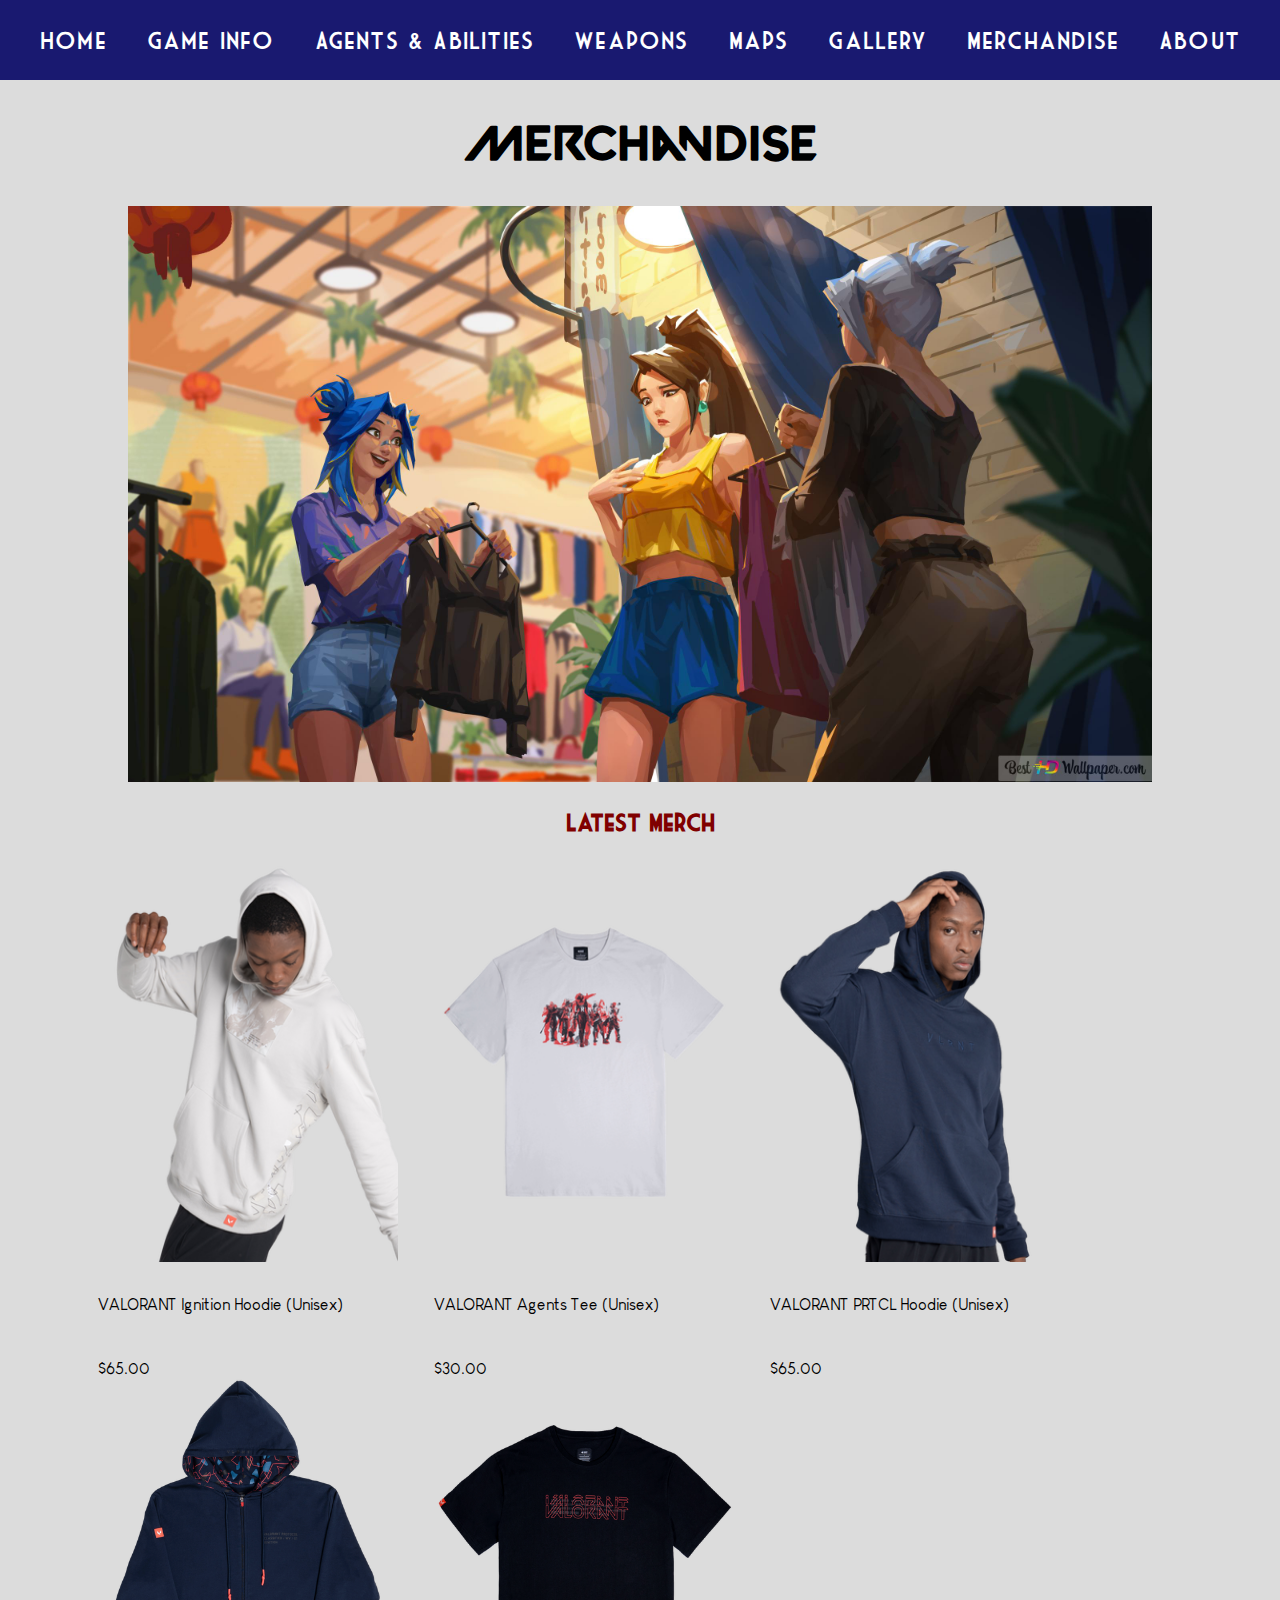
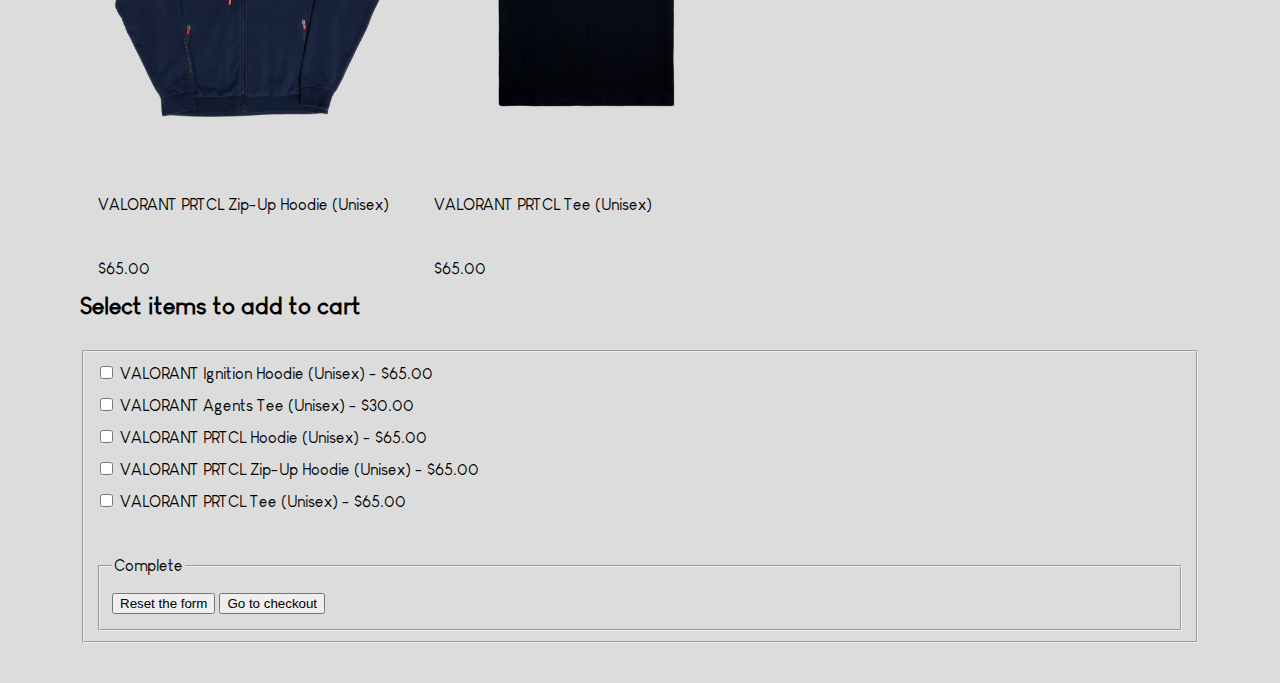
<file: merchandise.html>
<!DOCTYPE HTML>
<html>
<!--Rorisang Manamela 21428574-->
    <head>
        <title>Merch</title>
        <meta charset="UTF-8"/>
        <meta name="author" content="Rorisang Manamela"/>
        <link rel="icon" href="media/images/logo/logo.png" type="image/x-icon">
        <link rel="stylesheet" href="css/style.css" />
    </head>

    <body>
        <!---------- Navigation---------->
        <nav>
            <ul id="navigation">
                <li class="navigation"><a href="index.html" target="_blank">Home</a></li>
                <li class="navigation"><a href="gameinfo.html" target="_blank">Game Info</a></li>
                <li class="navigation"><a href="agents&abilities.html" target="_blank">Agents & Abilities</a></li>
                <li class="navigation"><a href="weapons.html" target="_blank">Weapons</a></li>
                <li class="navigation"><a href="maps.html" target="_blank">Maps</a></li>
                <li class="navigation"><a href="gallery.html" target="_blank">Gallery</a></li>
                <li class="navigation"><a href="merchandise.html" target="_blank">Merchandise</a></li>
                <li class="navigation"><a href="about.html" target="_blank">About</a></li>
            </ul>
        </nav>

        <!----------Header---------->
        <header>
            <h1>Merchandise</h1>
            <div class="banner">
                <img src="media/images/background_images/jett-sage-and-neon-try-new-outfits-valorant-wallpaper-2560x1440_51.jpg"
                                alt="Banner wallpaper"
                                width=80%/>
            </div>
        </header>
           
        <!----------Article---------->
        <article>

            <!----------Section---------->
            <section>
                <h1> Latest Merch </h1>

                    <!----------Merch---------->
                    <div id="merch">
                        <div>
                            <!-- Ignition Hoodie -->
                            <img src="media/images/merch/IGNITION_HDI_MAIN.jpg"
                            alt="VALORANT Ignition Hoodie (Unisex)"
                            width="300" height="400"/>
                            <p> 
                                VALORANT Ignition Hoodie (Unisex) 
                                <br/><br/>
                                $65.00
                            </p>
                        </div>

                        <div>
                            <!-- Character Tee -->
                            <img src="media/images/merch/CHARACTER-TEE_WV1_Main.jpg"
                            alt="VALORANT Agents Tee (Unisex)"
                            width="300" height="400"/>
                            <p> 
                                VALORANT Agents Tee (Unisex)
                                <br/><br/>
                                $30.00
                            </p>
                        </div>
            
                        <div>
                            <!-- Protocol Hoodie -->
                            <img src="media/images/merch/protocol_hoodie.jpg"
                            alt="VALORANT PRTCL Hoodie (Unisex)"
                            width="300" height="400"/>
                            <p> 
                                VALORANT PRTCL Hoodie (Unisex)
                                <br/><br/>
                                $65.00
                            </p>
                        </div>

                        <div>
                            <!-- Zip Hoodie -->
                            <img src="media/images/merch/zip_hoddie.jpg"
                            alt="VALORANT PRTCL Zip-Up Hoodie (Unisex)"
                            width="300" height="400"/>
                            <p> 
                                VALORANT PRTCL Zip-Up Hoodie (Unisex)
                                <br/><br/>
                                $65.00
                            </p>
                        </div>

                        <div>
                            <!-- Protocol Tee -->
                            <img src="media/images/merch/black_tee.jpg"
                            alt="VALORANT PRTCL Tee (Unisex)"
                            width="300" height="400"/>
                            <p> 
                                VALORANT PRTCL Tee (Unisex)
                                <br/><br/>
                                $65.00
                            </p>
                        </div>
                    </div>

                    <!----------Form---------->
                    <div>
                        <h2> Select items to add to cart </h2>

                        <form action="checkout.html" method="post">
                            <fieldset>
                                <label><input type="checkbox" name= "merch" value="ignition" required="required"/> VALORANT Ignition Hoodie (Unisex) - $65.00 </label><br/>
                                
                                <label><input type="checkbox" name= "merch" value="tee"/> VALORANT Agents Tee (Unisex) - $30.00 </label><br/>
                            
                                <label><input type="checkbox" name= "merch" value="prtcl_hoodie"/> VALORANT PRTCL Hoodie (Unisex) - $65.00 </label><br/>

                                <label><input type="checkbox" name= "merch" value="zip_hoodie"/> VALORANT PRTCL Zip-Up Hoodie (Unisex) - $65.00 </label><br/>

                                <label><input type="checkbox" name= "merch" value="prtcl_tee"/> VALORANT PRTCL Tee (Unisex) - $65.00 </label>

                                <br/><br/>
                                <fieldset>
                                    <legend> Complete </legend>
                                    <input type="reset" name="reset" value="Reset the form"/>

                                    <input type="submit" name="submit" value="Go to checkout"/>
                                </fieldset>

                            </fieldset>
                            <br/>
                        </form>
                    </div>
            </section>
        </article>
    </body>
</html>
</file>
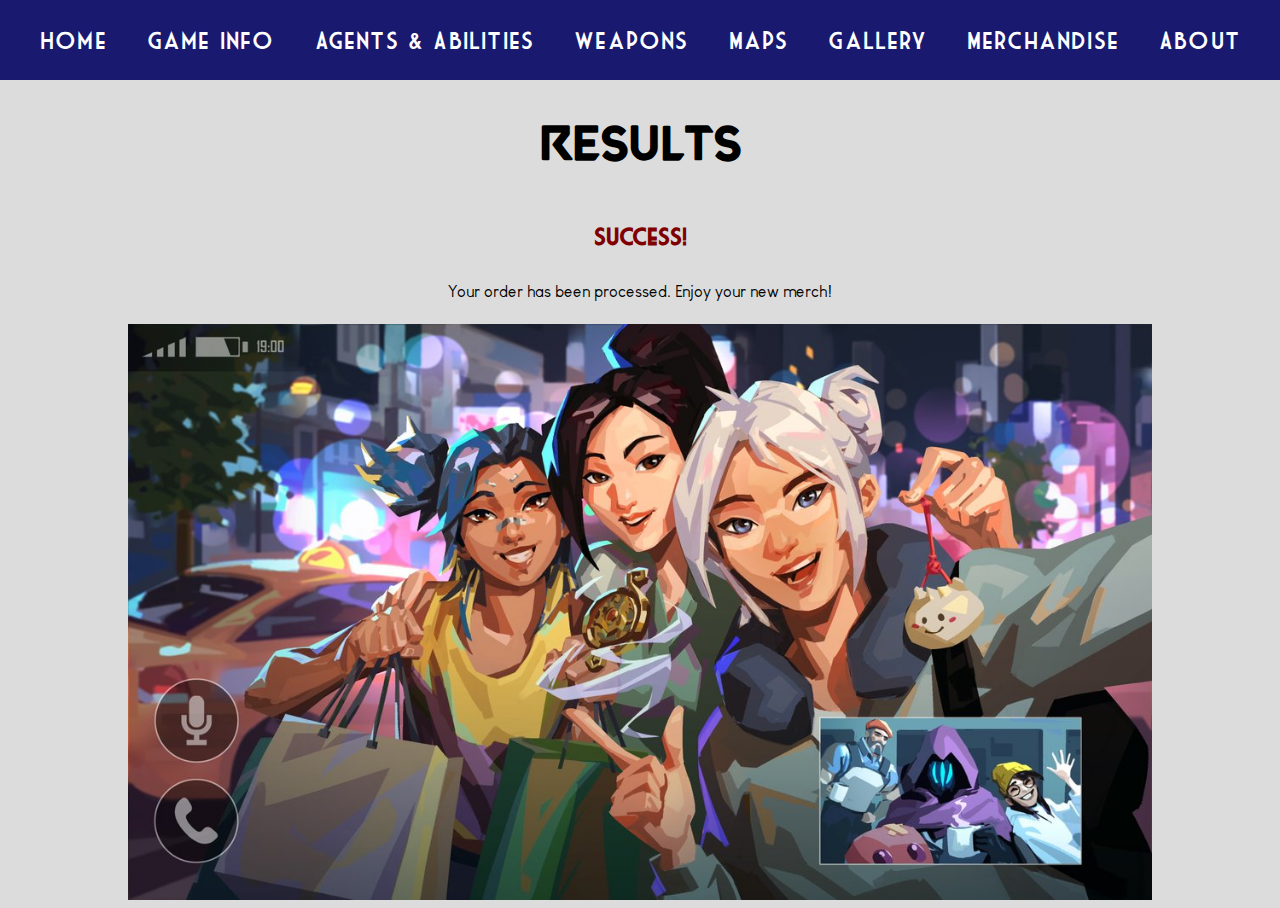
<file: results.html>
<!DOCTYPE HTML>
<html>
<!--Rorisang Manamela 21428574-->
    <head>
        <title>Results</title>
        <meta charset="UTF-8"/>
        <meta name="author" content="Rorisang Manamela"/>
        <link rel="icon" href="media/images/logo/logo.png" type="image/x-icon">
        <link rel="stylesheet" href="css/style.css" />
    </head>

    <body>
        <!---------- Navigation---------->
        <nav>
            <ul id="navigation">
                <li class="navigation"><a href="index.html" target="_blank">Home</a></li>
                <li class="navigation"><a href="gameinfo.html" target="_blank">Game Info</a></li>
                <li class="navigation"><a href="agents&abilities.html" target="_blank">Agents & Abilities</a></li>
                <li class="navigation"><a href="weapons.html" target="_blank">Weapons</a></li>
                <li class="navigation"><a href="maps.html" target="_blank">Maps</a></li>
                <li class="navigation"><a href="gallery.html" target="_blank">Gallery</a></li>
                <li class="navigation"><a href="merchandise.html" target="_blank">Merchandise</a></li>
                <li class="navigation"><a href="about.html" target="_blank">About</a></li>
            </ul>
        </nav>

        <!----------Header---------->
        <header>
            <h1>Results</h1>
        </header>

        <!----------Article---------->
        <section>
            <article id="results">
                <h1> Success! </h1>
                    <p>Your order has been processed. Enjoy your new merch! </p>
            </article>
                <div class="banner">
                    <img src="media/images/gallery/purchace_complete.jpg"
                                    alt="Banner wallpaper"
                                    width=80%/></div>
        </section>
                
    </body>
</html>
</file>
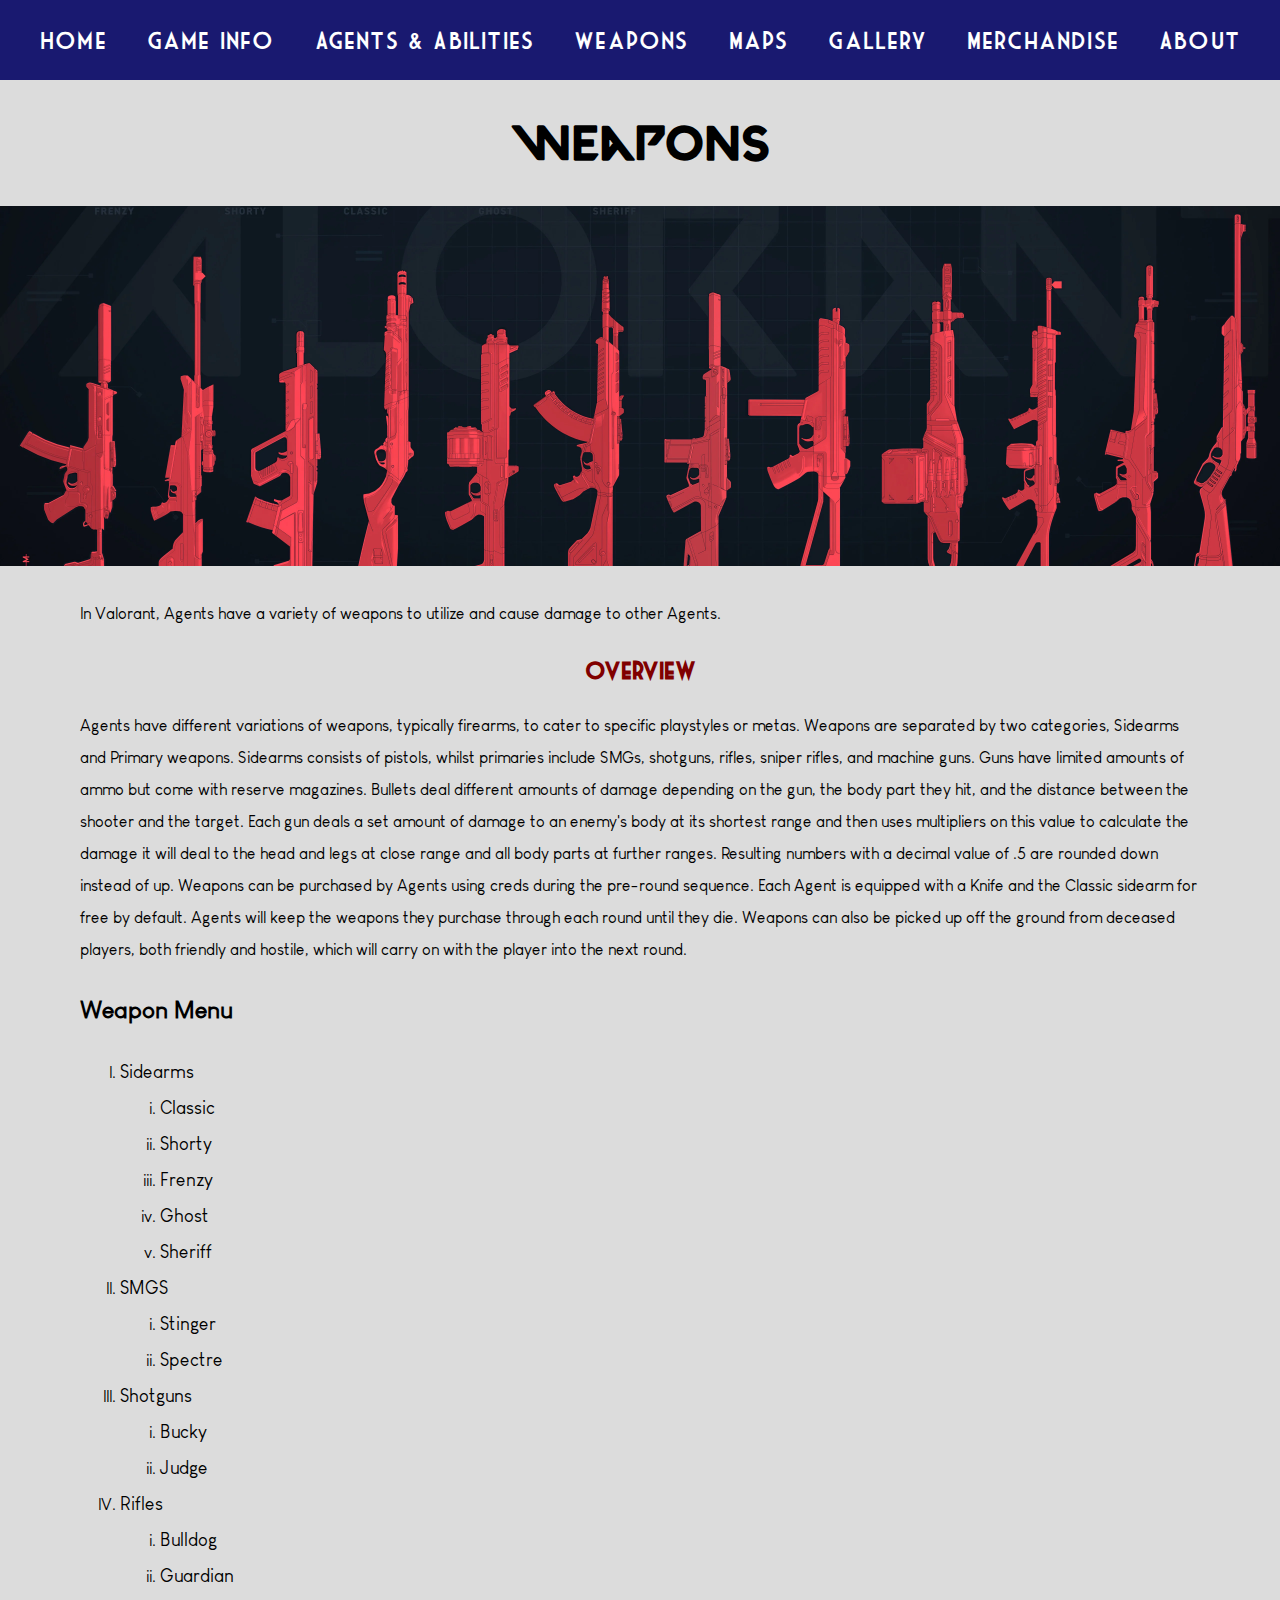
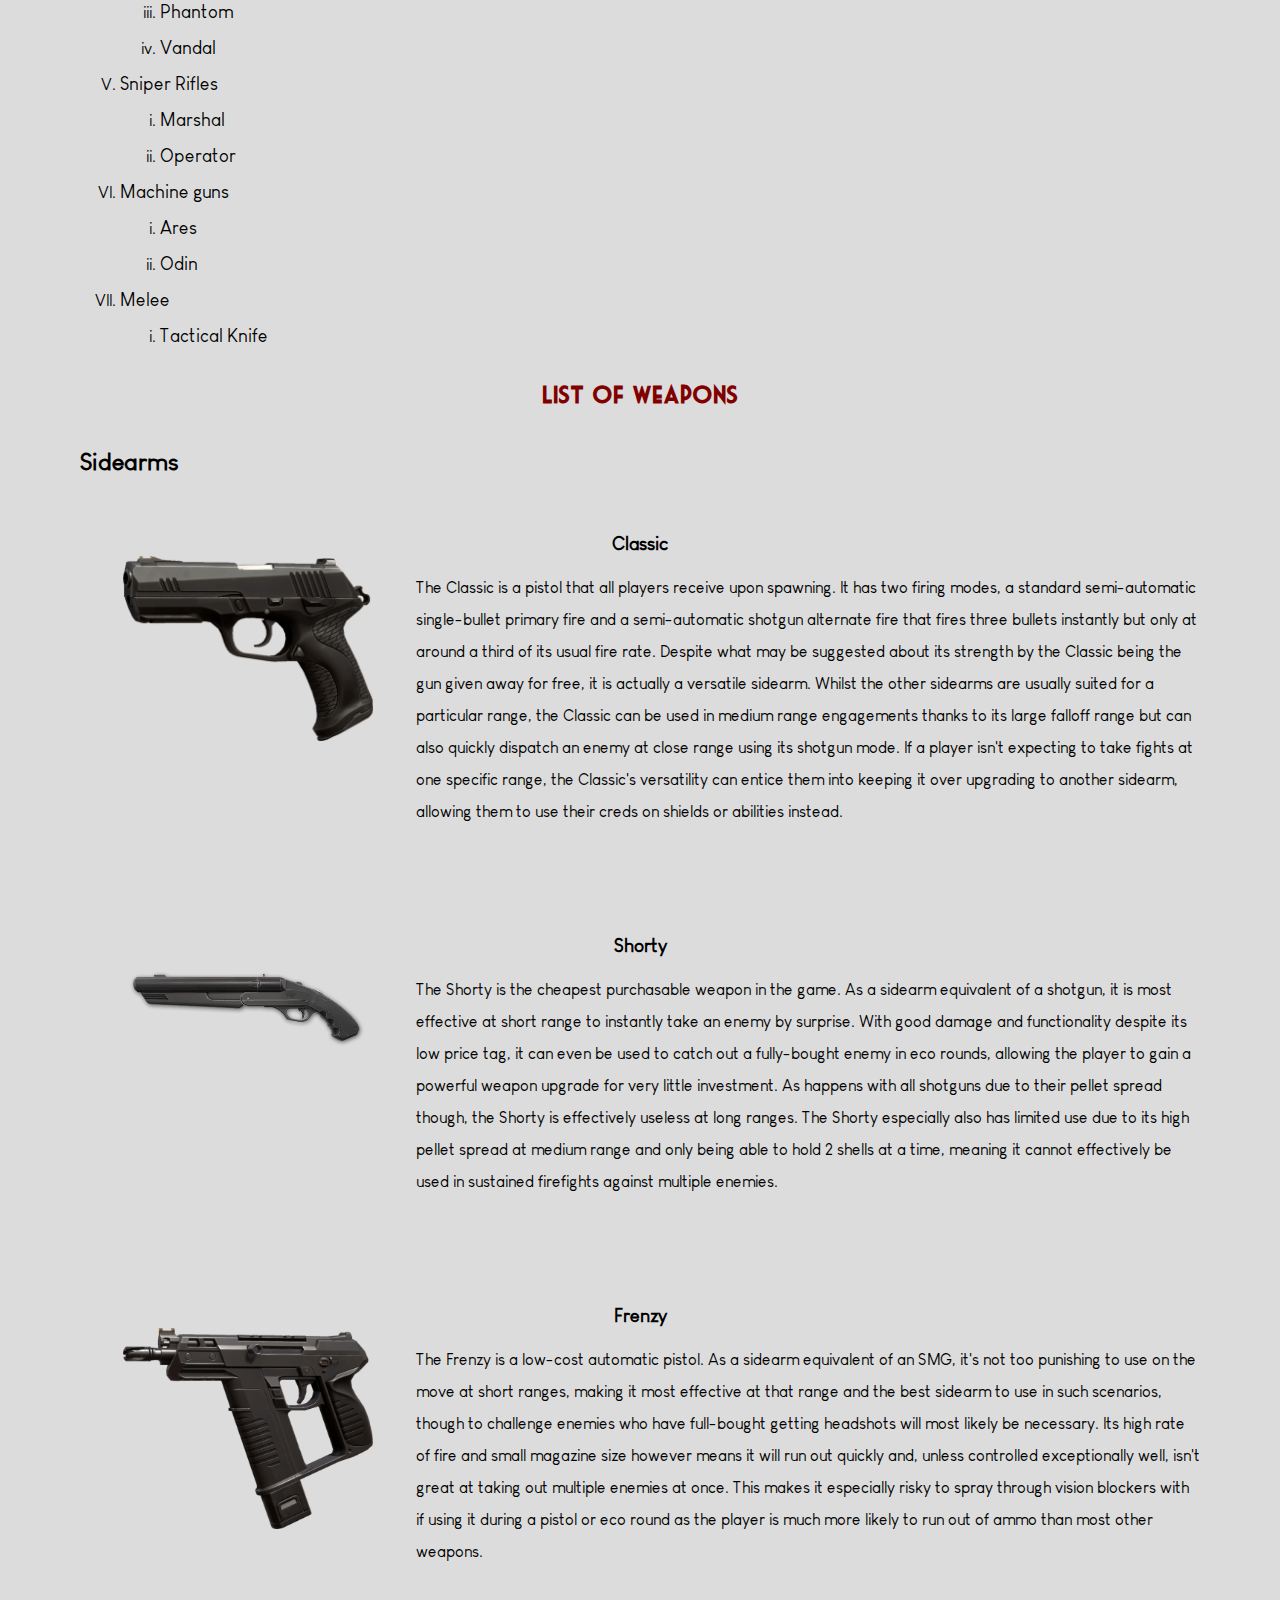
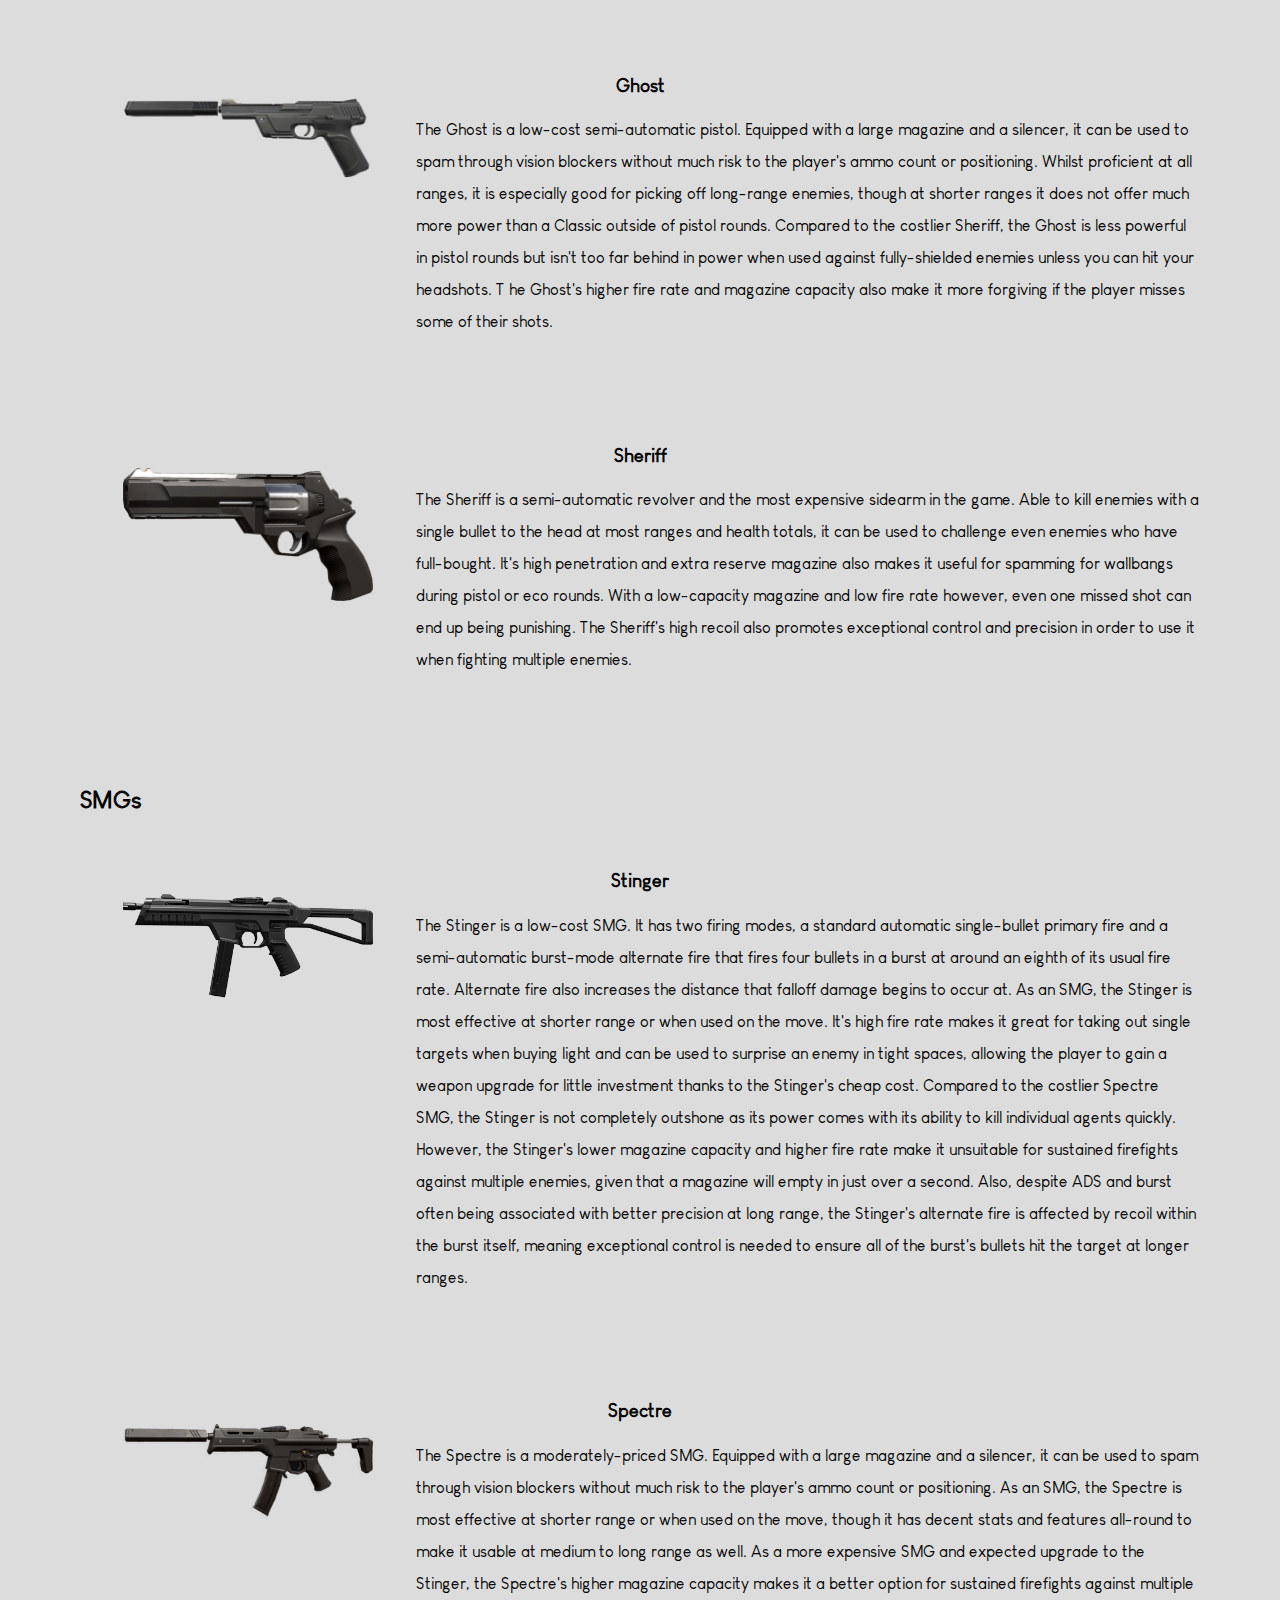
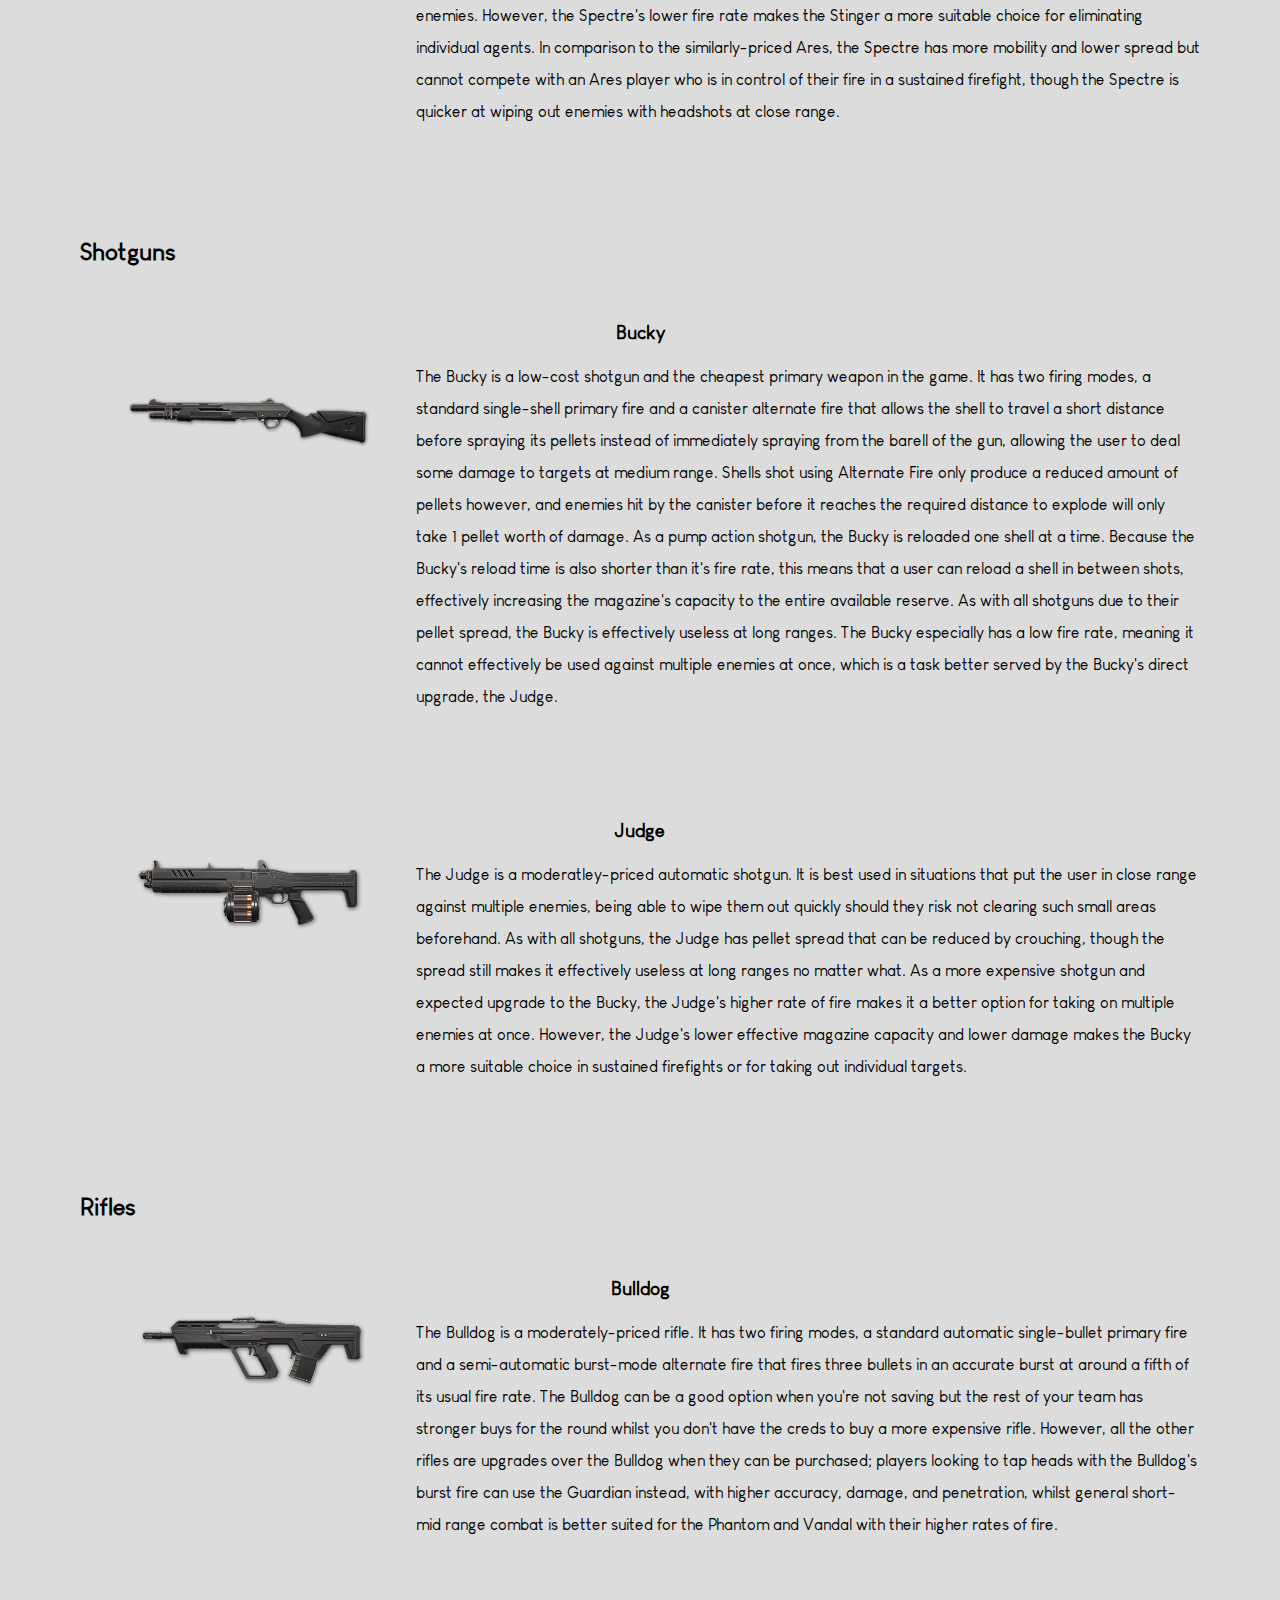
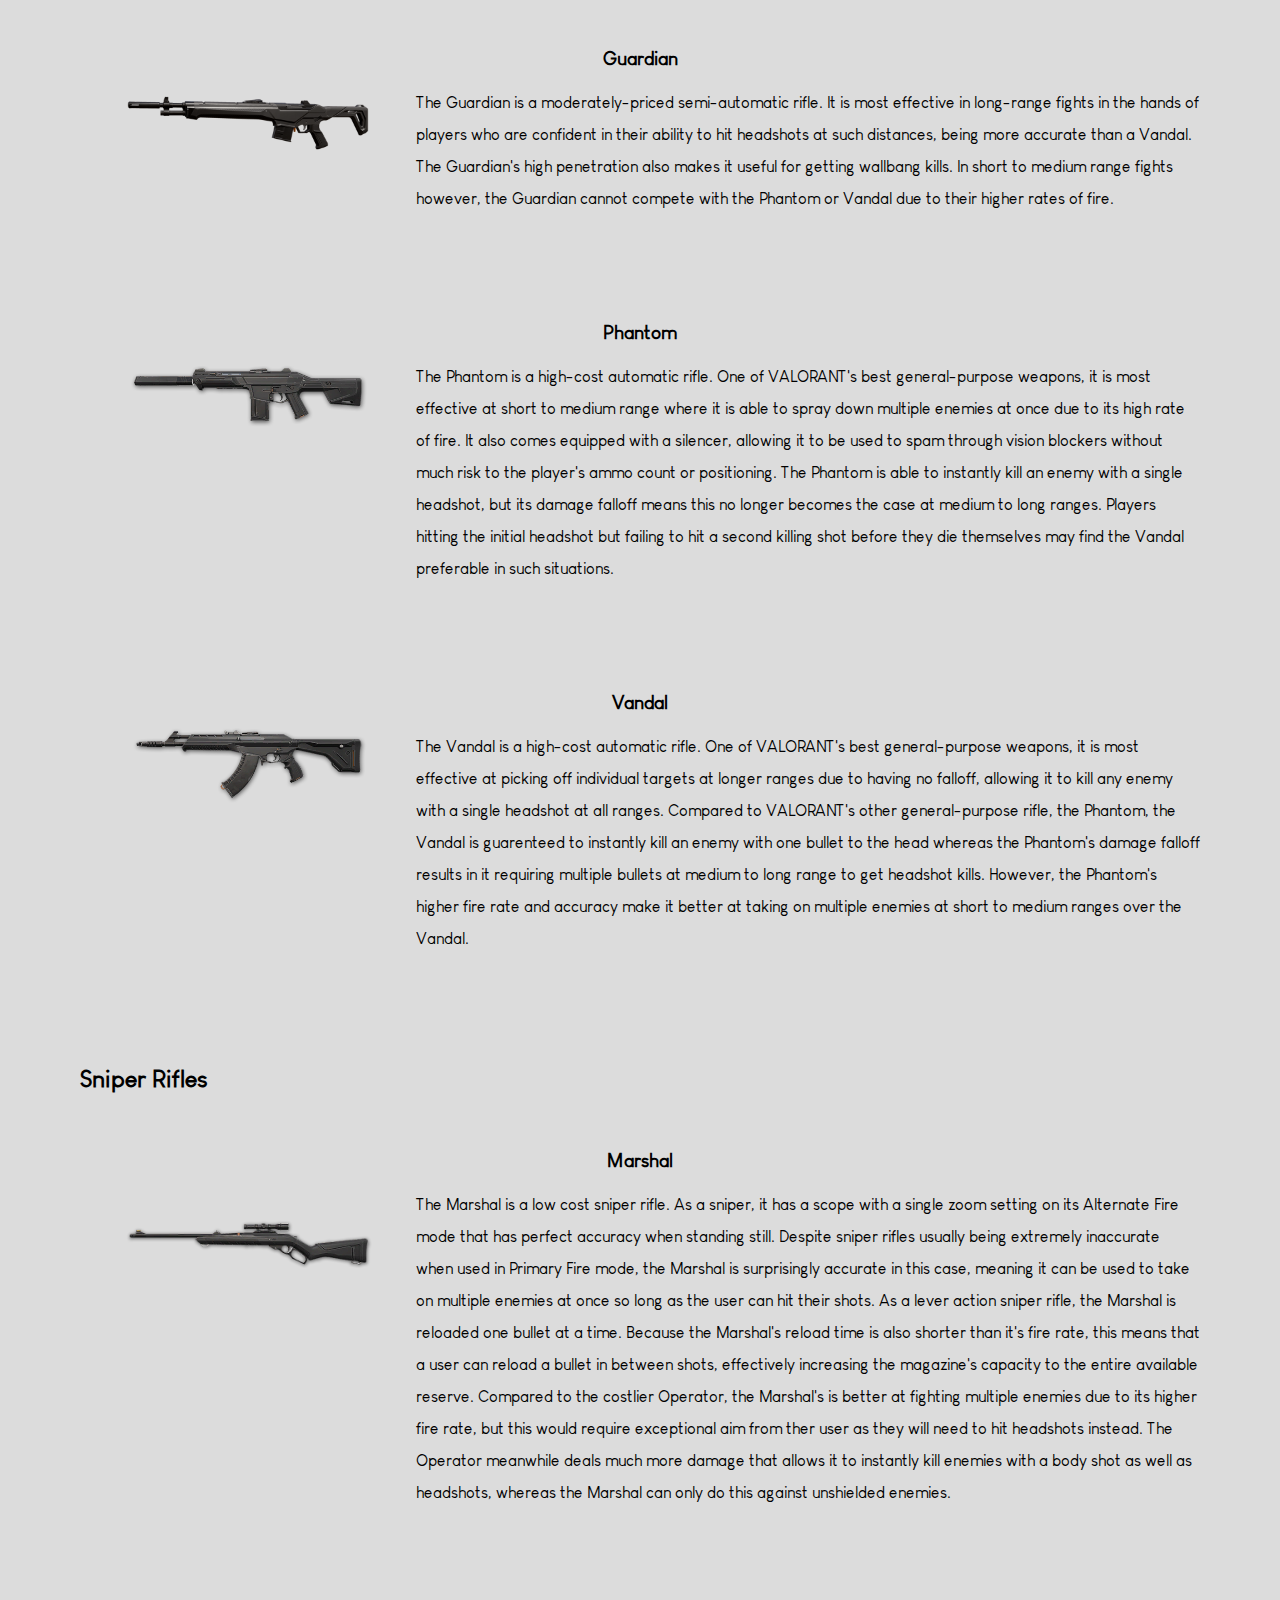
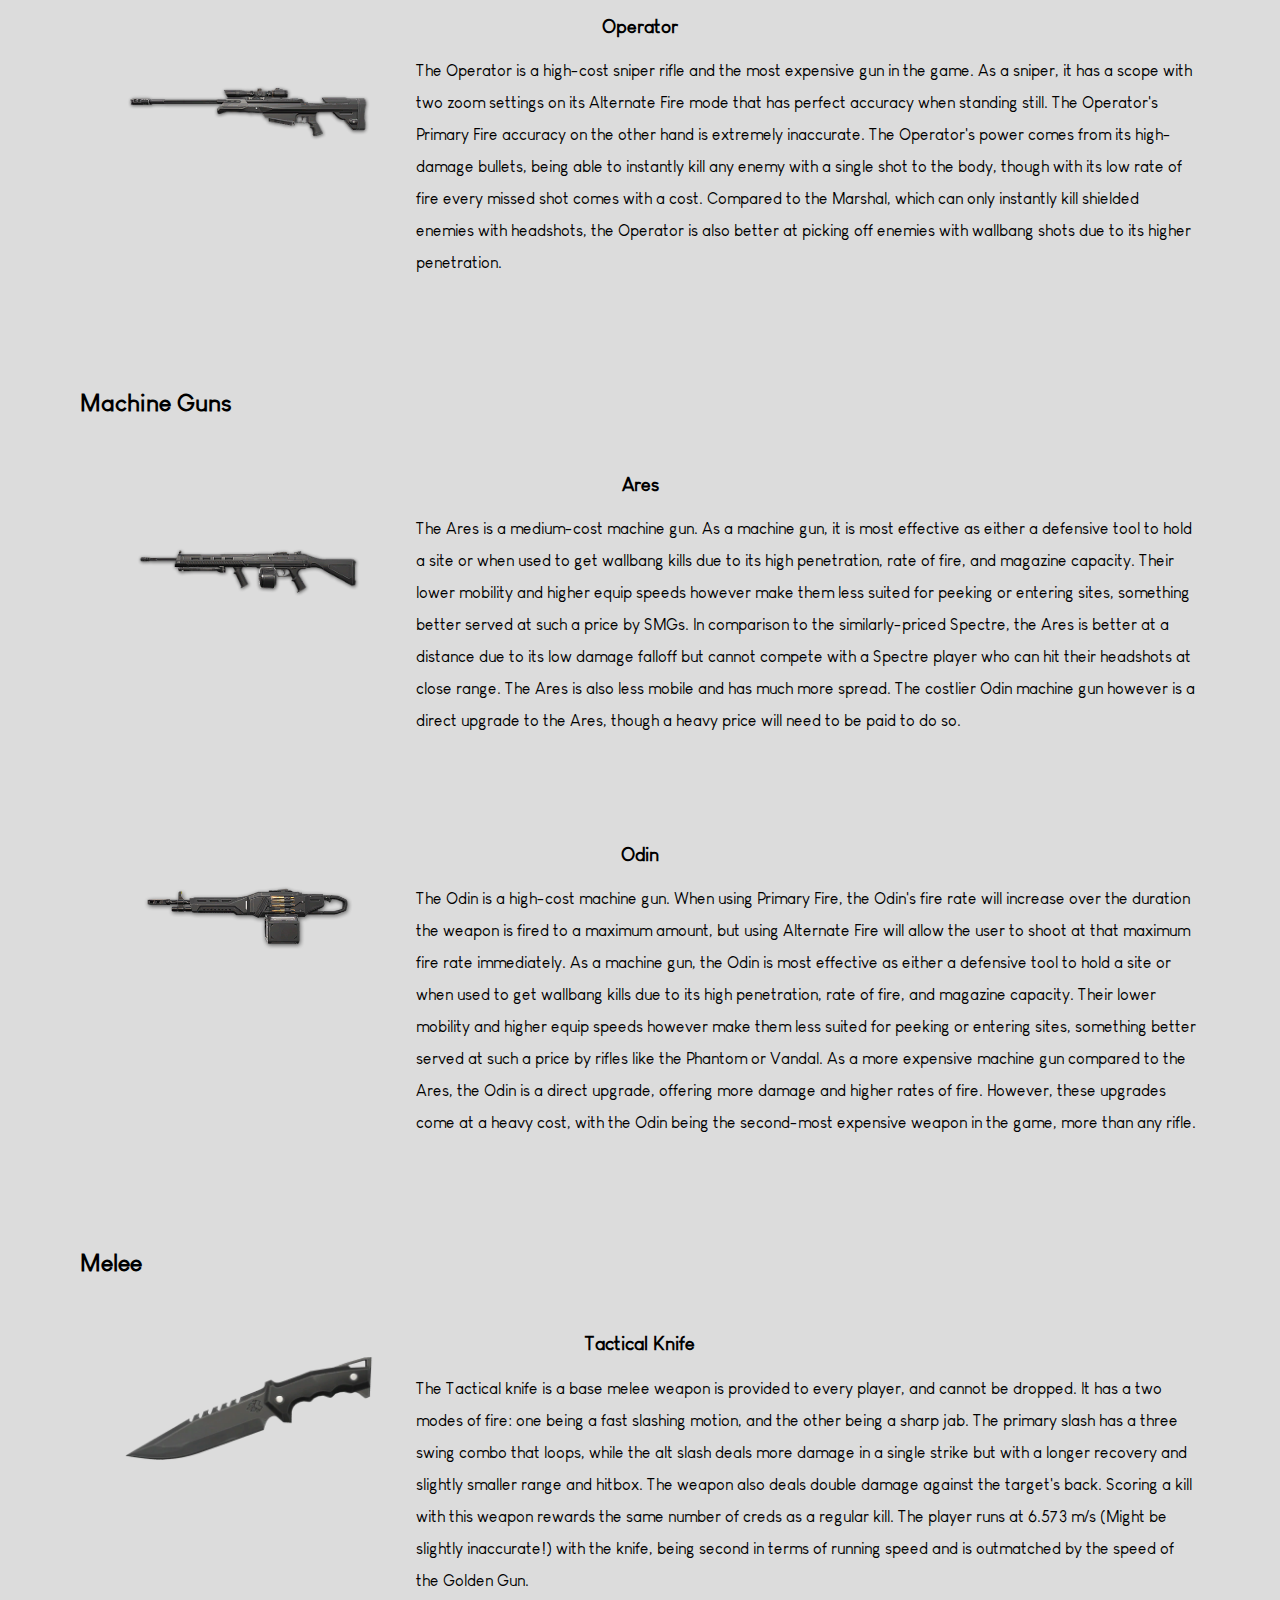
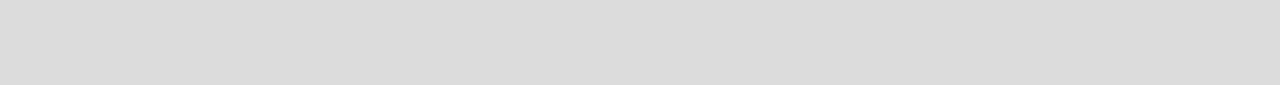
<file: weapons.html>
<!DOCTYPE HTML>
<html>
<!--Rorisang Manamela 21428574-->
    <head>
        <title>Weapons</title>
        <meta charset="UTF-8"/>
        <meta name="author" content="Rorisang Manamela"/>
        <link rel="icon" href="media/images/logo/logo.png" type="image/x-icon">
        <link rel="stylesheet" href="css/style.css" />
    </head>

    <body>
        <!---------- Navigation---------->
        <nav>
            <ul id="navigation">
                <li class="navigation"><a href="index.html" target="_blank">Home</a></li>
                <li class="navigation"><a href="gameinfo.html" target="_blank">Game Info</a></li>
                <li class="navigation"><a href="agents&abilities.html" target="_blank">Agents & Abilities</a></li>
                <li class="navigation"><a href="weapons.html" target="_blank">Weapons</a></li>
                <li class="navigation"><a href="maps.html" target="_blank">Maps</a></li>
                <li class="navigation"><a href="gallery.html" target="_blank">Gallery</a></li>
                <li class="navigation"><a href="merchandise.html" target="_blank">Merchandise</a></li>
                <li class="navigation"><a href="about.html" target="_blank">About</a></li>
            </ul>
        </nav>

        <!----------Header---------->
        <header>
            <h1>Weapons</h1>
            <img src="media/images/weapons/weapons.jpg"
                                    alt="Banner wallpaper"
                                    width=100%/>
        </header>

        <!----------Article---------->
        <article>

            <!----------Section---------->
            <section>
                <p>
                    In Valorant, Agents have a variety of weapons to utilize and cause damage to other Agents.
                </p>
            </section>

            <!----------Section---------->
            <section>
                <h1> Overview </h1>
                <p>
                    Agents have different variations of weapons, typically firearms, to cater to specific playstyles or metas. Weapons are separated by two categories, Sidearms and Primary weapons. Sidearms consists of pistols, whilst primaries include SMGs, shotguns, rifles, sniper rifles, and machine guns.
                    Guns have limited amounts of ammo but come with reserve magazines. Bullets deal different amounts of damage depending on the gun, the body part they hit, and the distance between the shooter and the target. Each gun deals a set amount of damage to an enemy's body at its shortest range and then uses multipliers on this value to calculate the damage it will deal to the head and legs at close range and all body parts at further ranges. Resulting numbers with a decimal value of .5 are rounded down instead of up.
                    Weapons can be purchased by Agents using creds during the pre-round sequence. Each Agent is equipped with a Knife and the Classic sidearm for free by default. Agents will keep the weapons they purchase through each round until they die. Weapons can also be picked up off the ground from deceased players, both friendly and hostile, which will carry on with the player into the next round.
                </p>

                <h2> Weapon Menu</h2>
                <ol>
                    <li><a href="#Sidearms">Sidearms</a>
                        <ol>
                            <li><a href="#Classic">Classic</a></li>
                            <li><a href="#Shorty">Shorty</a></li>
                            <li><a href="#Frenzy">Frenzy</a></li>
                            <li><a href="#Ghost">Ghost</a></li>
                            <li><a href="#Sheriff">Sheriff</a></li>
                        </ol>
                    </li>
                    <li><a href="#SMGS">SMGS</a>
                        <ol>
                            <li><a href="#Stinger">Stinger</a></li>
                            <li><a href="#Spectre">Spectre</a></li>
                        </ol>
                    </li>
                    <li><a href="#Shotguns">Shotguns</a>
                        <ol>
                            <li><a href="#Bucky">Bucky</a></li>
                            <li><a href="#Judge">Judge</a></li>
                        </ol>
                    </li>
                    <li><a href="#Rifles">Rifles</a>
                        <ol>
                            <li><a href="#Bulldog">Bulldog</a></li>
                            <li><a href="#Guardian">Guardian</a></li>
                            <li><a href="#Phantom">Phantom</a></li>
                            <li><a href="#Vandal">Vandal</a></li>
                        </ol>
                    </li>
                    <li><a href="#Sniper">Sniper Rifles</a>
                        <ol>
                            <li><a href="#Marshal">Marshal</a></li>
                            <li><a href="#Operator">Operator</a></li>
                        </ol>
                    </li>
                    <li><a href="#Machine">Machine guns</a>
                        <ol>
                            <li><a href="#Ares">Ares</a></li>
                            <li><a href="#Odin">Odin</a></li>
                        </ol>
                    </li>
                    <li><a href="#Melee">Melee</a>
                        <ol>
                            <li><a href="#Tactical">Tactical Knife</a></li>
                        </ol>
                    </li>
                </ol>
            </section>

            <!----------Section---------->
            <section>
                <h1> List of Weapons </h1>

                <!----------Sidearms Section---------->
              
                <section>
                    <h2 id="Sidearms"> Sidearms </h2>

                        <div class="weapons">
                            <!-- Classic -->
                            <h3 id="Classic"> Classic </h3>
                                <br/>
                                <img src="media/images/weapons/Classic.jpg"
                                alt="Classic"
                                width="250" class="weapons"/>

                                <p>
                                    The Classic is a pistol that all players receive upon spawning. It has two firing modes, a standard semi-automatic single-bullet primary fire and a semi-automatic shotgun alternate fire that fires three bullets instantly but only at around a third of its usual fire rate.
                                    Despite what may be suggested about its strength by the Classic being the gun given away for free, it is actually a versatile sidearm. Whilst the other sidearms are usually suited for a particular range, the Classic can be used in medium range engagements thanks to its large falloff range but can also quickly dispatch an enemy at close range using its shotgun mode. 
                                    If a player isn't expecting to take fights at one specific range, the Classic's versatility can entice them into keeping it over upgrading to another sidearm, allowing them to use their creds on shields or abilities instead.
                                </p>

                                <br/><br/>
                        </div>
                        
                        <div class="weapons">
                            <!-- Shorty -->
                            <h3 id="Shorty"> Shorty </h3>
                                <br/>
                                <img src="media/images/weapons/shorty.png"
                                alt="Shorty"
                                width="250" class="weapons"/>

                                <p>
                                    The Shorty is the cheapest purchasable weapon in the game. As a sidearm equivalent of a shotgun, it is most effective at short range to instantly take an enemy by surprise. With good damage and functionality despite its low price tag, it can even be used to catch out a fully-bought enemy in eco rounds, allowing the player to gain a powerful weapon upgrade for very little investment.
                                    As happens with all shotguns due to their pellet spread though, the Shorty is effectively useless at long ranges. The Shorty especially also has limited use due to its high pellet spread at medium range and only being able to hold 2 shells at a time, meaning it cannot effectively be used in sustained firefights against multiple enemies.
                                </p>

                                <br/><br/>
                        </div>
                        
                        <div class="weapons">
                            <!-- Frenzy -->
                            <h3 id="Frenzy"> Frenzy </h3>
                                <br/>
                                <img src="media/images/weapons/frenzy.png"
                                alt="Frenzy"
                                width="250" class="weapons"/>

                                <p>
                                    The Frenzy is a low-cost automatic pistol. As a sidearm equivalent of an SMG, it's not too punishing to use on the move at short ranges, making it most effective at that range and the best sidearm to use in such scenarios, though to challenge enemies who have full-bought getting headshots will most likely be necessary.
                                    Its high rate of fire and small magazine size however means it will run out quickly and, unless controlled exceptionally well, isn't great at taking out multiple enemies at once. This makes it especially risky to spray through vision blockers with if using it during a pistol or eco round as the player is much more likely to run out of ammo than most other weapons.
                                </p>
                                
                                <br/><br/>
                        </div>
                                
                        <div class="weapons">
                            <!-- Ghost -->
                            <h3 id="Ghost"> Ghost </h3>
                                <br/>
                                <img src="media/images/weapons/ghost.png"
                                alt="Ghost"
                                width="250" class="weapons"/>

                                <p>
                                    The Ghost is a low-cost semi-automatic pistol. Equipped with a large magazine and a silencer, it can be used to spam through vision blockers without much risk to the player's ammo count or positioning.
                                    Whilst proficient at all ranges, it is especially good for picking off long-range enemies, though at shorter ranges it does not offer much more power than a Classic outside of pistol rounds. Compared to the costlier Sheriff, the Ghost is less powerful in pistol rounds but isn't too far behind in power when used against fully-shielded enemies unless you can hit your headshots. T
                                    he Ghost's higher fire rate and magazine capacity also make it more forgiving if the player misses some of their shots.
                                </p>

                                <br/><br/>
                        </div>
                                
                        <div class="weapons">
                            <!-- Sheriff -->
                            <h3 id="Sheriff"> Sheriff </h3>
                                <br/>
                                <img src="media/images/weapons/sheriff.png"
                                alt="Sheriff"
                                width="250" class="weapons"/>

                                <p>
                                    The Sheriff is a semi-automatic revolver and the most expensive sidearm in the game. Able to kill enemies with a single bullet to the head at most ranges and health totals, it can be used to challenge even enemies who have full-bought. It's high penetration and extra reserve magazine also makes it useful for spamming for wallbangs during pistol or eco rounds. 
                                    With a low-capacity magazine and low fire rate however, even one missed shot can end up being punishing. The Sheriff's high recoil also promotes exceptional control and precision in order to use it when fighting multiple enemies.
                                </p>

                                <br/><br/>
                        </div>
                </section>

                <!----------SMG Section---------->

                <section>
                    <h2 id="SMGS"> SMGs </h2>
                        
                        <div class="weapons">
                            <!--Stinger-->
                            <h3 id="Stinger"> Stinger </h3>
                                <br/>
                                <img src="media/images/weapons/stinger.png"
                                alt="Stinger"
                                width="250" class="weapons"/>
            
                                <p>
                                    The Stinger is a low-cost SMG. It has two firing modes, a standard automatic single-bullet primary fire and a semi-automatic burst-mode alternate fire that fires four bullets in a burst at around an eighth of its usual fire rate. Alternate fire also increases the distance that falloff damage begins to occur at.
                                    As an SMG, the Stinger is most effective at shorter range or when used on the move. It's high fire rate makes it great for taking out single targets when buying light and can be used to surprise an enemy in tight spaces, allowing the player to gain a weapon upgrade for little investment thanks to the Stinger's cheap cost.
                                    Compared to the costlier Spectre SMG, the Stinger is not completely outshone as its power comes with its ability to kill individual agents quickly. However, the Stinger's lower magazine capacity and higher fire rate make it unsuitable for sustained firefights against multiple enemies, given that a magazine will empty in just over a second. 
                                    Also, despite ADS and burst often being associated with better precision at long range, the Stinger's alternate fire is affected by recoil within the burst itself, meaning exceptional control is needed to ensure all of the burst's bullets hit the target at longer ranges.
                                </p>
            
                                <br/><br/>
                        </div>

                        <div class="weapons">
                            <!--Spectre-->
                            <h3 id="Spectre"> Spectre </h3>
                                <br/>
                                <img src="media/images/weapons/spectre.png"
                                alt="Spectre"
                                width="250" class="weapons"/>

                                <p>
                                    The Spectre is a moderately-priced SMG. Equipped with a large magazine and a silencer, it can be used to spam through vision blockers without much risk to the player's ammo count or positioning.
                                    As an SMG, the Spectre is most effective at shorter range or when used on the move, though it has decent stats and features all-round to make it usable at medium to long range as well. As a more expensive SMG and expected upgrade to the Stinger, the Spectre's higher magazine capacity makes it a better option for sustained firefights against multiple enemies. 
                                    However, the Spectre's lower fire rate makes the Stinger a more suitable choice for eliminating individual agents.
                                    In comparison to the similarly-priced Ares, the Spectre has more mobility and lower spread but cannot compete with an Ares player who is in control of their fire in a sustained firefight, though the Spectre is quicker at wiping out enemies with headshots at close range.
                                </p>

                                <br/><br/>
                        </div>
                </section>

                <!----------Shotgun Section---------->

                <section>
                    <h2 id="Shotguns"> Shotguns </h2>
                       
                        <div class="weapons">
                            <!--Bucky-->
                            <h3 id="Bucky"> Bucky </h3>
                                <br/>
                                <img src="media/images/weapons/bucky.png"
                                alt="Bucky"
                                width="250" class="weapons"/>
                        
                                <p>
                                    The Bucky is a low-cost shotgun and the cheapest primary weapon in the game. It has two firing modes, a standard single-shell primary fire and a canister alternate fire that allows the shell to travel a short distance before spraying its pellets instead of immediately spraying from the barell of the gun, allowing the user to deal some damage to targets at medium range. 
                                    Shells shot using Alternate Fire only produce a reduced amount of pellets however, and enemies hit by the canister before it reaches the required distance to explode will only take 1 pellet worth of damage.
                                    As a pump action shotgun, the Bucky is reloaded one shell at a time. Because the Bucky's reload time is also shorter than it's fire rate, this means that a user can reload a shell in between shots, effectively increasing the magazine's capacity to the entire available reserve.
                                    As with all shotguns due to their pellet spread, the Bucky is effectively useless at long ranges. The Bucky especially has a low fire rate, meaning it cannot effectively be used against multiple enemies at once, which is a task better served by the Bucky's direct upgrade, the Judge.
                                </p>
                        
                                <br/><br/>
                        </div>

                        <div class="weapons">
                            <!--Judge-->
                            <h3 id="Judge"> Judge </h3>
                                <br/>
                                <img src="media/images/weapons/judge.png"
                                alt="Judge"
                                width="250" class="weapons"/>
                        
                                <p>
                                    The Judge is a moderatley-priced automatic shotgun. It is best used in situations that put the user in close range against multiple enemies, being able to wipe them out quickly should they risk not clearing such small areas beforehand. As with all shotguns, the Judge has pellet spread that can be reduced by crouching, though the spread still makes it effectively useless at long ranges no matter what.
                                    As a more expensive shotgun and expected upgrade to the Bucky, the Judge's higher rate of fire makes it a better option for taking on multiple enemies at once. However, the Judge's lower effective magazine capacity and lower damage makes the Bucky a more suitable choice in sustained firefights or for taking out individual targets.
                                </p>
                        
                                <br/><br/>
                        </div>
                </section>

                <!----------Rifle Section---------->

                <section>
                    <h2 id="Rifles"> Rifles </h2>
                        
                        <div class="weapons">
                            <!--Bulldog-->
                            <h3 id="Bulldog"> Bulldog </h3>
                                <br/>
                                <img src="media/images/weapons/bulldog.png"
                                alt="Bulldog"
                                width="250" class="weapons"/>
                                    
                                <p>
                                    The Bulldog is a moderately-priced rifle. It has two firing modes, a standard automatic single-bullet primary fire and a semi-automatic burst-mode alternate fire that fires three bullets in an accurate burst at around a fifth of its usual fire rate.
                                    The Bulldog can be a good option when you're not saving but the rest of your team has stronger buys for the round whilst you don't have the creds to buy a more expensive rifle. 
                                    However, all the other rifles are upgrades over the Bulldog when they can be purchased; players looking to tap heads with the Bulldog's burst fire can use the Guardian instead, with higher accuracy, damage, and penetration, whilst general short-mid range combat is better suited for the Phantom and Vandal with their higher rates of fire.
                                </p>
                                    
                                <br/><br/>
                        </div>

                        <div class="weapons">
                            <!--Guardian-->
                                <h3 id="Guardian"> Guardian </h3>
                                <br/>
                                <img src="media/images/weapons/guardian.png"
                                alt="Guardian"
                                width="250" class="weapons"/>
                            
                                <p>
                                    The Guardian is a moderately-priced semi-automatic rifle. It is most effective in long-range fights in the hands of players who are confident in their ability to hit headshots at such distances, being more accurate than a Vandal. 
                                    The Guardian's high penetration also makes it useful for getting wallbang kills. In short to medium range fights however, the Guardian cannot compete with the Phantom or Vandal due to their higher rates of fire.
                                </p>
                            
                                <br/><br/>
                        </div>

                        <div class="weapons">
                            <!--Phantom-->
                                <h3 id="Phantom"> Phantom </h3>
                                <br/>
                                <img src="media/images/weapons/phantom.png"
                                alt="Phantom"
                                width="250" class="weapons"/>
                            
                                <p>
                                    The Phantom is a high-cost automatic rifle. One of VALORANT's best general-purpose weapons, it is most effective at short to medium range where it is able to spray down multiple enemies at once due to its high rate of fire. 
                                    It also comes equipped with a silencer, allowing it to be used to spam through vision blockers without much risk to the player's ammo count or positioning.
                                    The Phantom is able to instantly kill an enemy with a single headshot, but its damage falloff means this no longer becomes the case at medium to long ranges. 
                                    Players hitting the initial headshot but failing to hit a second killing shot before they die themselves may find the Vandal preferable in such situations.
                                </p>
                            
                                <br/><br/>
                        </div>

                        <div class="weapons">
                            <!--Vandal-->
                                <h3 id="Vandal"> Vandal </h3>
                                <br/>
                                <img src="media/images/weapons/vandal.png"
                                alt="Vandal"
                                width="250" class="weapons"/>
                            
                                <p>
                                    The Vandal is a high-cost automatic rifle. One of VALORANT's best general-purpose weapons, it is most effective at picking off individual targets at longer ranges due to having no falloff, allowing it to kill any enemy with a single headshot at all ranges.
                                    Compared to VALORANT's other general-purpose rifle, the Phantom, the Vandal is guarenteed to instantly kill an enemy with one bullet to the head whereas the Phantom's damage falloff results in it requiring multiple bullets at medium to long range to get headshot kills. 
                                    However, the Phantom's higher fire rate and accuracy make it better at taking on multiple enemies at short to medium ranges over the Vandal.
                                </p>
                            
                                <br/><br/>
                        </div>
                </section>

                <!----------Sniper Rifle Section---------->

                <section>
                    <h2 id="Sniper"> Sniper Rifles </h2>

                        <div class="weapons">
                            <!--Marshal-->
                                <h3 id="Marshal"> Marshal </h3>
                                <br/>
                                <img src="media/images/weapons/marshal.png"
                                alt="Marshal"
                                width="250" class="weapons"/>
                                                    
                                <p>
                                    The Marshal is a low cost sniper rifle. As a sniper, it has a scope with a single zoom setting on its Alternate Fire mode that has perfect accuracy when standing still. Despite sniper rifles usually being extremely inaccurate when used in Primary Fire mode, the Marshal is surprisingly accurate in this case, meaning it can be used to take on multiple enemies at once so long as the user can hit their shots.
                                    As a lever action sniper rifle, the Marshal is reloaded one bullet at a time. Because the Marshal's reload time is also shorter than it's fire rate, this means that a user can reload a bullet in between shots, effectively increasing the magazine's capacity to the entire available reserve.
                                    Compared to the costlier Operator, the Marshal's is better at fighting multiple enemies due to its higher fire rate, but this would require exceptional aim from ther user as they will need to hit headshots instead. 
                                    The Operator meanwhile deals much more damage that allows it to instantly kill enemies with a body shot as well as headshots, whereas the Marshal can only do this against unshielded enemies.
                                </p>     

                                <br/><br/>
                        </div>   

                        <div class="weapons">       
                            <!--Operator-->
                                <h3 id="Operator"> Operator </h3>
                                <br/>
                                <img src="media/images/weapons/operator.png"
                                alt="Operator"
                                width="250" class="weapons"/>
                                                    
                                <p>
                                    The Operator is a high-cost sniper rifle and the most expensive gun in the game. As a sniper, it has a scope with two zoom settings on its Alternate Fire mode that has perfect accuracy when standing still. 
                                    The Operator's Primary Fire accuracy on the other hand is extremely inaccurate.
                                    The Operator's power comes from its high-damage bullets, being able to instantly kill any enemy with a single shot to the body, though with its low rate of fire every missed shot comes with a cost. 
                                    Compared to the Marshal, which can only instantly kill shielded enemies with headshots, the Operator is also better at picking off enemies with wallbang shots due to its higher penetration.
                                </p>   

                                <br/><br/>
                        </div> 
                </section>  

                <!----------Machine Gun Section---------->

                <section>
                    <h2 id="Machine"> Machine Guns </h2>

                        <div class="weapons">
                            <!--Ares-->
                                <h3 id="Ares"> Ares </h3>
                                <br/>
                                <img src="media/images/weapons/ares.png"
                                alt="Ares"
                                width="250" class="weapons"/>
                                                                    
                                <p>
                                    The Ares is a medium-cost machine gun. As a machine gun, it is most effective as either a defensive tool to hold a site or when used to get wallbang kills due to its high penetration, rate of fire, and magazine capacity. 
                                    Their lower mobility and higher equip speeds however make them less suited for peeking or entering sites, something better served at such a price by SMGs.
                                    In comparison to the similarly-priced Spectre, the Ares is better at a distance due to its low damage falloff but cannot compete with a Spectre player who can hit their headshots at close range. 
                                    The Ares is also less mobile and has much more spread.
                                    The costlier Odin machine gun however is a direct upgrade to the Ares, though a heavy price will need to be paid to do so.
                                </p>

                                <br/><br/>
                        </div>
                            
                        <div class="weapons">
                            <!--Odin-->
                                <h3 id="Odin"> Odin </h3>
                                <br/>
                                <img src="media/images/weapons/odin.png"
                                alt="Odin"
                                width="250" class="weapons"/>
                                                                
                                <p>
                                    The Odin is a high-cost machine gun. When using Primary Fire, the Odin's fire rate will increase over the duration the weapon is fired to a maximum amount, but using Alternate Fire will allow the user to shoot at that maximum fire rate immediately.
                                    As a machine gun, the Odin is most effective as either a defensive tool to hold a site or when used to get wallbang kills due to its high penetration, rate of fire, and magazine capacity. 
                                    Their lower mobility and higher equip speeds however make them less suited for peeking or entering sites, something better served at such a price by rifles like the Phantom or Vandal.
                                    As a more expensive machine gun compared to the Ares, the Odin is a direct upgrade, offering more damage and higher rates of fire. However, these upgrades come at a heavy cost, with the Odin being the second-most expensive weapon in the game, more than any rifle.
                                </p>

                                <br/><br/>
                        </div>
                </section>

                <!----------Melee Section---------->

                <section>
                    <h2 id="Melee"> Melee </h2>
                        
                        <div class="weapons">
                            <!--Knife-->
                                <h3 id="Tactical"> Tactical Knife </h3>
                                <br/>
                                <img src="media/images/weapons/knife.png"
                                alt="Tactical Knife"
                                width="250" class="weapons"/>
                                                                                    
                                <p>
                                    The Tactical knife is a base melee weapon is provided to every player, and cannot be dropped. It has a two modes of fire: one being a fast slashing motion, and the other being a sharp jab. 
                                    The primary slash has a three swing combo that loops, while the alt slash deals more damage in a single strike but with a longer recovery and slightly smaller range and hitbox. The weapon also deals double damage against the target's back.
                                    Scoring a kill with this weapon rewards the same number of creds as a regular kill.
                                    The player runs at 6.573 m/s (Might be slightly inaccurate!) with the knife, being second in terms of running speed and is outmatched by the speed of the Golden Gun.
                                </p>

                                <br/><br/>
                        </div>
                </section>
            </section>
        </article>
    </body>
</html>
</file>
<file: css/style.css>
/*********************General*******************/

html{
  background-color:gainsboro;
}

body{
  margin-top: 0%;
  margin-left: 0;
  margin-right: 0;
  font-family: LouisGeorgeCaf;
  line-height: 2;
}

article h1{
  font-family: MarketDeco;
  color: maroon;
  text-align: center;
  font-size: x-large;
}

article{
  margin-left: 80px;
  margin-right: 80px;
}

section > section{
  margin: 0;
}


.banner{
  display: flex;
  justify-content: center;
}

body a:link{
  color:black;
  text-decoration: none;
  font-size: large;
}

body a:visited{
  color:black;
}

body a:active{
  color:lightpink;
}

body a:hover{
  color:red;
}

table{
  width: 100%;
}

.photo{
  display: block;
  margin-left: auto;
  margin-right: auto;
}

.team th{
  background-color:gray;
}

.team td{
  width: 25%;
}

.agents th{
  background-color: gray;
}

ol {
  list-style-type: upper-roman;
}

ol ol{
  list-style-type: lower-roman;
}


/*********************Fonts*******************/

@font-face {
  font-family: ValorantFont;
  src: url(../fonts/ValorantFont.ttf);
}

@font-face {
  font-family: MarketDeco;
  src: url(../fonts/Market_Deco.ttf);
}

@font-face {
  font-family: LouisGeorgeCaf;
  src: url(../fonts/louis_george_caf/Louis\ George\ Cafe.ttf);
}

/*********************Header*******************/

header{
  font-size: x-large;
}

header h1{
  margin: 0;
  text-align: center;
  margin-top: 20px;
  margin-bottom: 10px;
  font-family: ValorantFont;
}

/*********************Navigation*******************/

#navigation{
  background-color: midnightblue;
  list-style-type: none;
  height: 80px;
  margin: 0;
  padding: 0;
  display: flex;
  justify-content: space-evenly;
  align-items: center;
}

.navigation a{
  color:white;
  font-family: MarketDeco;
  letter-spacing: 0.05em;
  
}

.navigation a:link{
  color:white;
  text-decoration: none;
  font-size: x-large;
}

.navigation a:visited{
  color:white
}

.navigation a:active{
  color:lightpink;
}

.navigation a:hover{
  color:grey;
}

/*********************Body*******************/



/*********************Merch*******************/

#merch{
  display: grid;
  grid-template-columns: 30% 30% 30%;
  grid-template-rows: 500px 500px;
  justify-items: center;
}

#merch img{
  justify-items: center;
  transition: transform .2s; /* Animation */
  margin: 0 auto;
}

#merch img:hover {
  transform: scale(1.1);
}

/*********************News*******************/

#news{
  display: grid;
  grid-template-columns: 50% 50%;
  grid-template-rows: 550px 550px;
  justify-items: left;
}

h1.news{
  text-align: center;
}

#news img{
  justify-items: center;
  transition: transform .2s; /* Animation */
  margin: 0 auto;
}

#news img:hover {
  transform: scale(1.1);
}

a.news:link{
  color:black;
  text-decoration: none;
  font-size: large;
}

a.news:visited{
  color:maroon;
}

a.news:active{
  color:lightpink;
}

a.news:hover{
  color:grey;
}

p.news{
  margin-top: 0%;
  font-family: LouisGeorgeCaf;
  line-height: 1.5;
  color: black;
  font-size: medium;
}

/*********************Gallery*******************/

#wallpapers{
  display: flex;
  flex-wrap: wrap;
}

#wallpapers > img{
  width: 100%;
  margin-bottom: 10px;
}

.gameplay{
  text-align: center;
}

/*********************Agents*******************/

.agents{
  background-color:gainsboro;
}

.agents td:hover{
  background-color:gainsboro;
}

.input{
  float: right;
}

/*********************Weapons*******************/

.weapons{
  display: grid;
  grid-template-columns: 30% 70%;
  grid-template-rows: 50px 1fr;
  justify-items: center;
}

.weapons > h3{
  grid-row: 1/2;
  grid-column: 1/3;
}

.weapons > img{
  grid-row: 2/3;
  grid-column: 1/2;
  align-items: center;
  transition: transform .2s; /* Animation */
  margin: 0 auto;
}

.weapons > img:hover{
  transform: scale(1.2);
}

.weapons > p{
  grid-row: 2/3;
  grid-column: 2/3;
}


/*********************Results*******************/

#results{
  text-align: center;
}

/**********************Maps**********************/

.maps{
  text-align: center;
}

.maps p{
  text-align: left;
  padding-left: 15px;
}

.maps h3{
  text-align: left;
  padding-left: 15px;
}

.maps h4{
  text-align: left;
  padding-left: 15px;
}

.maps ul{
  text-align: left;
}

.mapimg{
  transition: transform .2s; /* Animation */
  width: 800px;
  height: 400px;
  margin: 0 auto;
}

.mapimg:hover {
  transform: scale(1.1);
}

/*******************Form************************/
abel,
input {
  display: inline-block;
}

.formlabel{
  font-family: MarketDeco;
  width: 50%;
  text-align: right;
}

.form input {
  width: 30%;
  
}
</file>
